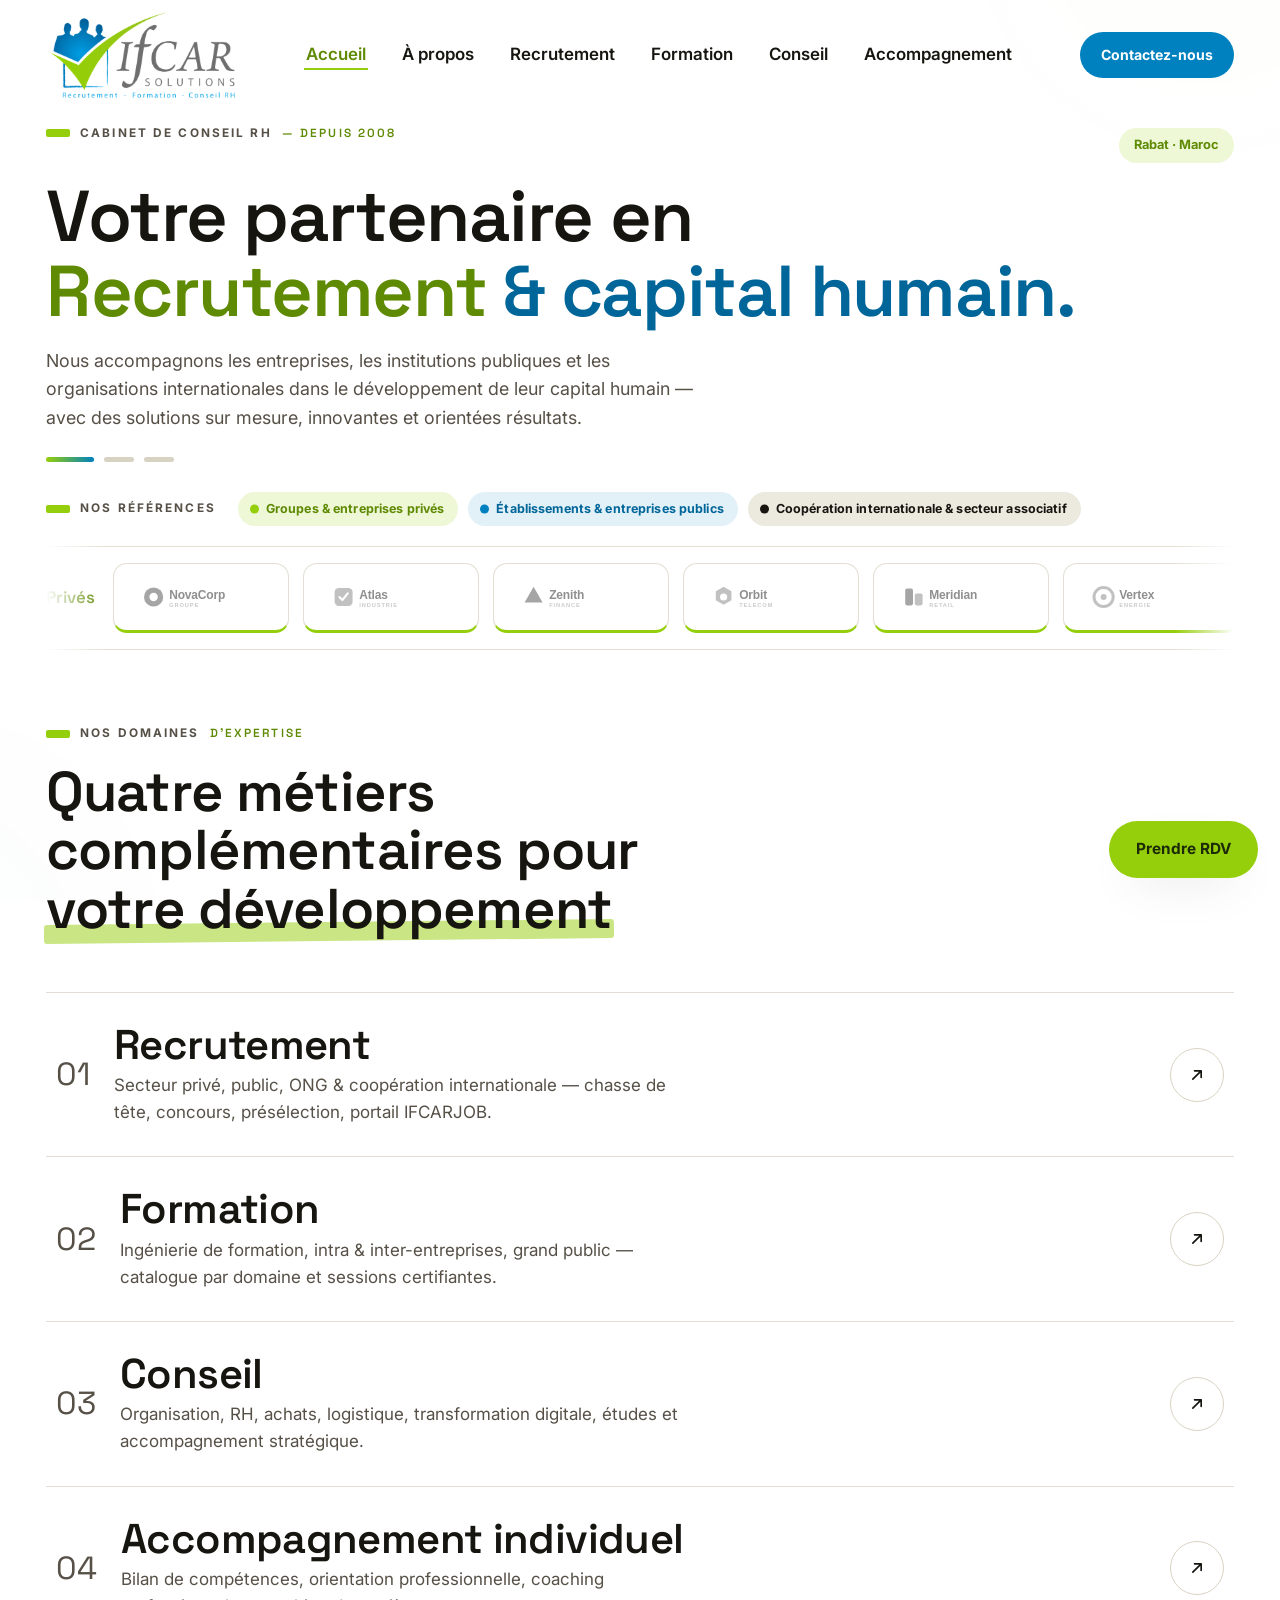
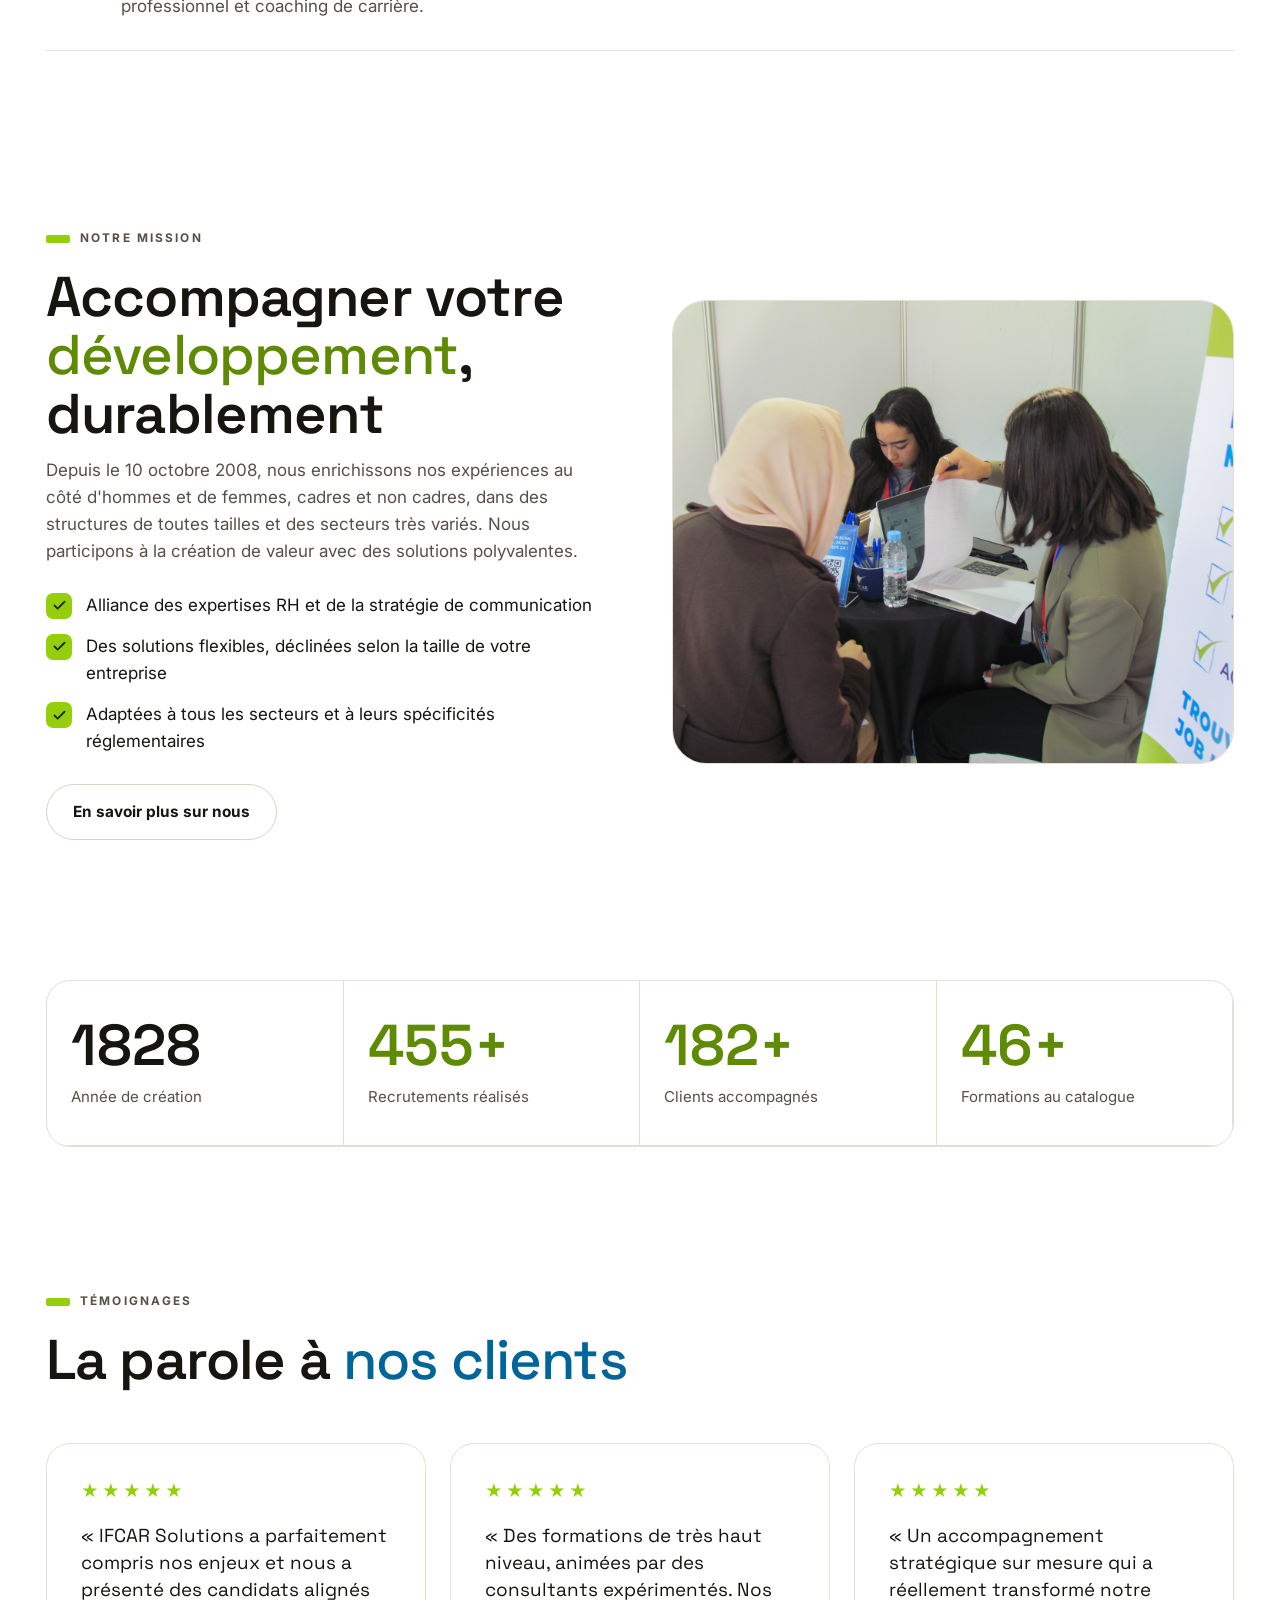
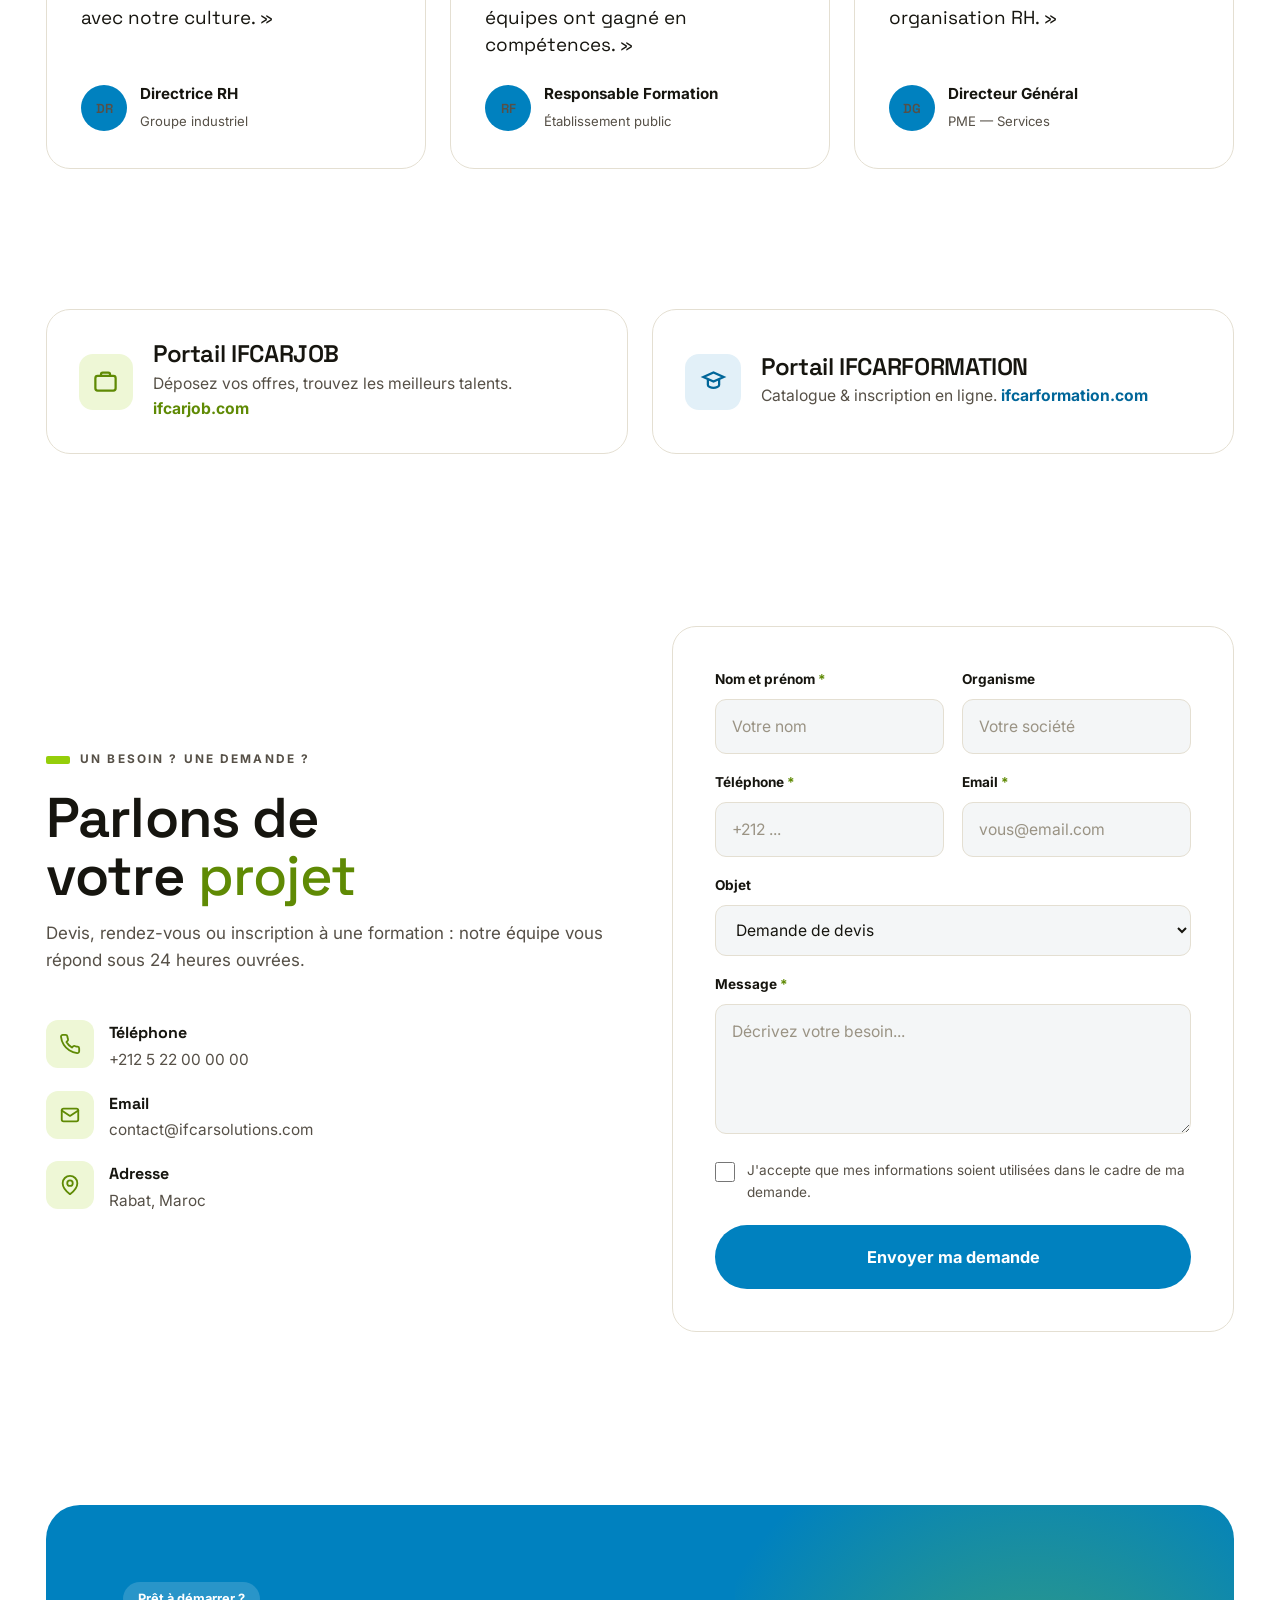
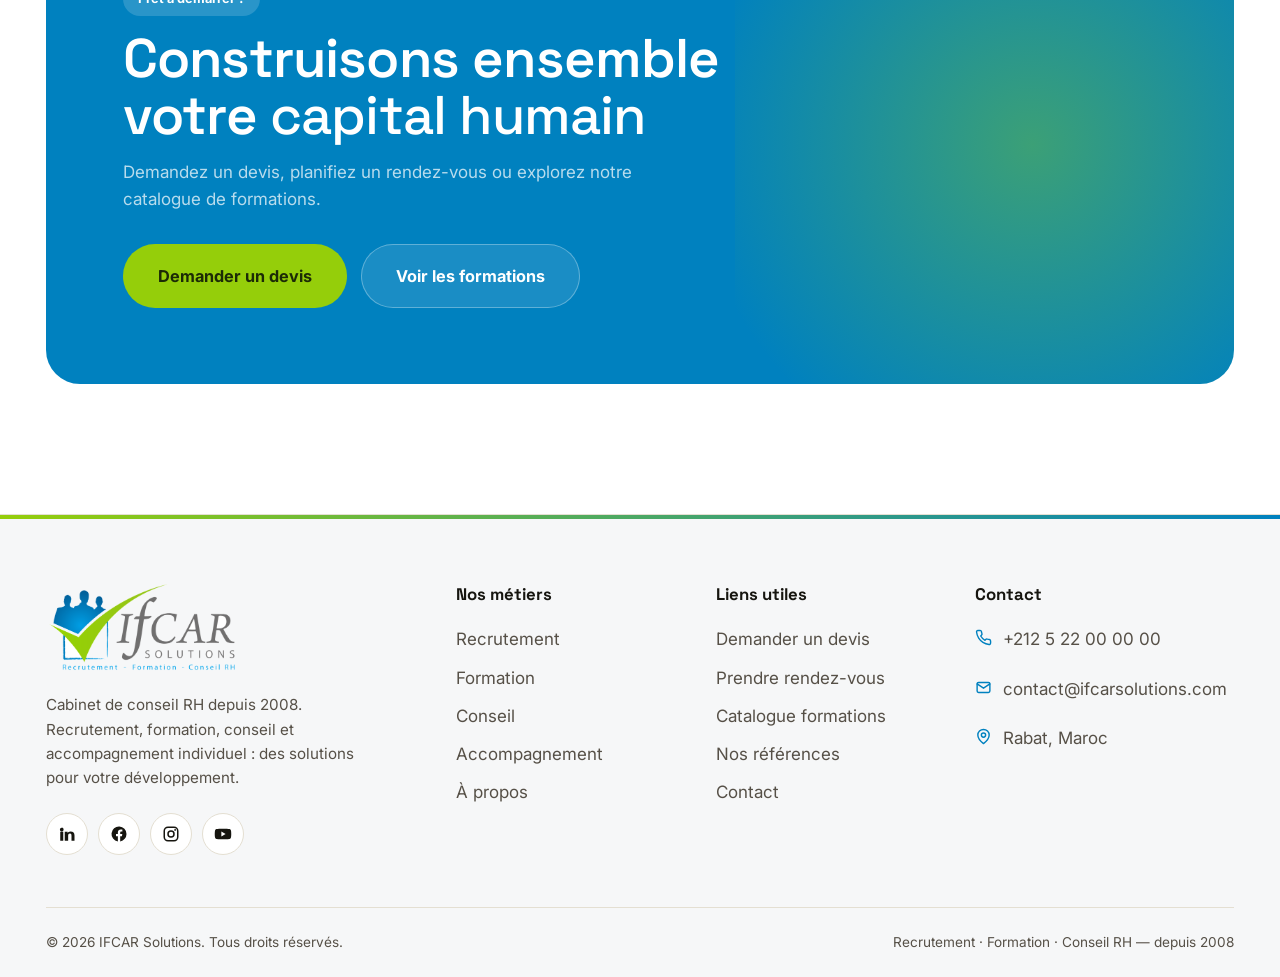
<file: index.html>
<!DOCTYPE html>
<html lang="fr">
<head>
<meta charset="UTF-8" />
<meta name="viewport" content="width=device-width, initial-scale=1.0" />
<title>IFCAR Solutions — Recrutement, Formation, Conseil & Accompagnement RH</title>
<meta name="description" content="IFCAR Solutions, cabinet de conseil RH depuis 2008. Recrutement, formation, conseil et accompagnement individuel : des solutions sur mesure pour développer votre capital humain." />
<meta name="theme-color" content="#fbfbf8" />
<link rel="canonical" href="https://www.ifcarsolutions.com/" />
<meta property="og:title" content="IFCAR Solutions — Votre partenaire capital humain" />
<meta property="og:description" content="Cabinet de conseil RH depuis 2008." />
<meta property="og:image" content="assets/img/stand-ifcar.jpg" />
<link rel="icon" type="image/png" sizes="32x32" href="assets/img/favicon-32.png" />
<link rel="apple-touch-icon" href="assets/img/favicon.png" />
<link rel="manifest" href="site.webmanifest" />
<link rel="preconnect" href="https://fonts.googleapis.com" />
<link rel="preconnect" href="https://fonts.gstatic.com" crossorigin />
<link href="https://fonts.googleapis.com/css2?family=Space+Grotesk:wght@500;600;700&family=Inter:wght@400;500;600;700&display=swap" rel="stylesheet" />
<link rel="stylesheet" href="assets/css/style.css" />
<script type="application/ld+json">
{"@context":"https://schema.org","@type":"ProfessionalService","name":"IFCAR Solutions","url":"https://www.ifcarsolutions.com","foundingDate":"2008-10-10","areaServed":"MA","sameAs":["https://www.ifcarjob.com","https://www.ifcarformation.com"],"knowsAbout":["Recrutement","Formation","Conseil RH","Accompagnement","Ingénierie RH"]}
</script>
</head>
<body>
<a class="skip" href="#main">Aller au contenu</a>

<!-- HEADER -->
<header class="header">
  <div class="container">
    <div class="nav">
      <a target="_blank" rel="noopener" href="index.html" class="brand" aria-label="IFCAR Solutions"><img src="assets/img/logo.png" alt="IFCAR Solutions" /></a>
      <nav class="nav-desktop" aria-label="Navigation principale">
        <ul class="nav-list">
          <li><a target="_blank" rel="noopener" href="index.html" class="nav-link" data-page="index.html">Accueil</a></li>
          <li><a target="_blank" rel="noopener" href="a-propos.html" class="nav-link" data-page="a-propos.html">À propos</a></li>
          <li><a target="_blank" rel="noopener" href="recrutement.html" class="nav-link" data-page="recrutement.html">Recrutement</a></li>
          <li><a target="_blank" rel="noopener" href="formation.html" class="nav-link" data-page="formation.html">Formation</a></li>
          <li><a target="_blank" rel="noopener" href="conseil.html" class="nav-link" data-page="conseil.html">Conseil</a></li>
          <li><a target="_blank" rel="noopener" href="accompagnement.html" class="nav-link" data-page="accompagnement.html">Accompagnement</a></li>
        </ul>
      </nav>
      <div class="nav-actions">
        <a target="_blank" rel="noopener" href="contact.html" class="btn btn--primary btn--sm">Contactez-nous</a>
        <button class="burger" aria-label="Menu" aria-expanded="false" aria-controls="mobile"><span></span><span></span><span></span></button>
      </div>
    </div>
  </div>
</header>

<!-- MOBILE -->
<div class="mobile" id="mobile" aria-hidden="true">
  <div class="mobile__inner">
    <a target="_blank" rel="noopener" href="index.html" class="m-link" data-page="index.html"><i>01</i>Accueil</a>
    <a target="_blank" rel="noopener" href="a-propos.html" class="m-link" data-page="a-propos.html"><i>02</i>À propos</a>
    <a target="_blank" rel="noopener" href="recrutement.html" class="m-link" data-page="recrutement.html"><i>03</i>Recrutement</a>
    <a target="_blank" rel="noopener" href="formation.html" class="m-link" data-page="formation.html"><i>04</i>Formation</a>
    <a target="_blank" rel="noopener" href="conseil.html" class="m-link" data-page="conseil.html"><i>05</i>Conseil</a>
    <a target="_blank" rel="noopener" href="accompagnement.html" class="m-link" data-page="accompagnement.html"><i>06</i>Accompagnement</a>
    <a target="_blank" rel="noopener" href="contact.html" class="m-link" data-page="contact.html"><i>07</i>Contact</a>
    <div class="mobile__cta">
      <a target="_blank" rel="noopener" href="contact.html" class="btn btn--green btn--lg">Contactez-nous</a>
    </div>
  </div>
</div>

<main id="main">

<!-- HERO -->
<section class="hero">
  <div class="container">
    <div class="hero__top">
      <span class="eyebrow reveal">Cabinet de conseil RH <span class="ix">— depuis 2008</span></span>
      <span class="tag-i reveal" data-d="1">Rabat · Maroc</span>
    </div>
    <div class="hero__rotor reveal" data-d="1" data-interval="7000">
      <div class="hslide is-active">
        <h1>Votre partenaire en<br /><span class="u-green">Recrutement</span> <span class="u-blue">&amp; capital humain.</span></h1>
        <p>Nous accompagnons les entreprises, les institutions publiques et les organisations internationales dans le développement de leur capital humain — avec des solutions sur mesure, innovantes et orientées résultats.</p>
      </div>
      <div class="hslide">
        <h1>Former, recruter,<br /><span class="u-green">conseiller</span> <span class="u-blue">&amp; accompagner.</span></h1>
        <p>Quatre métiers complémentaires au service du développement de vos compétences, de vos équipes et de votre organisation.</p>
      </div>
      <div class="hslide">
        <h1>Des solutions RH<br /><span class="u-green">sur mesure</span> <span class="u-blue">depuis 2008.</span></h1>
        <p>Du secteur privé aux institutions publiques et à la coopération internationale — partout au Maroc, avec exigence et proximité.</p>
      </div>
    </div>
    <div class="hero__dots reveal" data-d="2">
      <button type="button" class="is-active" aria-label="Message 1"></button>
      <button type="button" aria-label="Message 2"></button>
      <button type="button" aria-label="Message 3"></button>
    </div>

    <!-- NOS RÉFÉRENCES — une seule ligne, 3 secteurs séparés par la couleur -->
    <div class="refstrip reveal" id="references" data-d="3">
      <div class="refstrip__head">
        <span class="eyebrow" style="margin-bottom:0">Nos références</span>
        <div class="rf-legend">
          <span class="rf-tag g">Groupes &amp; entreprises privés</span>
          <span class="rf-tag b">Établissements &amp; entreprises publics</span>
          <span class="rf-tag k">Coopération internationale &amp; secteur associatif</span>
        </div>
      </div>
      <div class="refstrip__line">
        <div class="refstrip__track">
          <div class="refstrip__seq">
            <span class="rf-name g">Privés</span>
            <span class="rf-chip g"><img src="assets/img/clients/prive-1.svg" alt="Entreprise privée" loading="lazy"/></span><span class="rf-chip g"><img src="assets/img/clients/prive-2.svg" alt="Entreprise privée" loading="lazy"/></span><span class="rf-chip g"><img src="assets/img/clients/prive-3.svg" alt="Entreprise privée" loading="lazy"/></span><span class="rf-chip g"><img src="assets/img/clients/prive-4.svg" alt="Entreprise privée" loading="lazy"/></span><span class="rf-chip g"><img src="assets/img/clients/prive-5.svg" alt="Entreprise privée" loading="lazy"/></span><span class="rf-chip g"><img src="assets/img/clients/prive-6.svg" alt="Entreprise privée" loading="lazy"/></span><span class="rf-chip g"><img src="assets/img/clients/prive-7.svg" alt="Entreprise privée" loading="lazy"/></span><span class="rf-chip g"><img src="assets/img/clients/prive-8.svg" alt="Entreprise privée" loading="lazy"/></span>
            <span class="rf-div" aria-hidden="true"><span></span></span>
            <span class="rf-name b">Publics</span>
            <span class="rf-chip b"><img src="assets/img/clients/public-1.svg" alt="Établissement public" loading="lazy"/></span><span class="rf-chip b"><img src="assets/img/clients/public-2.svg" alt="Établissement public" loading="lazy"/></span><span class="rf-chip b"><img src="assets/img/clients/public-3.svg" alt="Établissement public" loading="lazy"/></span><span class="rf-chip b"><img src="assets/img/clients/public-4.svg" alt="Établissement public" loading="lazy"/></span><span class="rf-chip b"><img src="assets/img/clients/public-5.svg" alt="Établissement public" loading="lazy"/></span><span class="rf-chip b"><img src="assets/img/clients/public-6.svg" alt="Établissement public" loading="lazy"/></span>
            <span class="rf-div" aria-hidden="true"><span></span></span>
            <span class="rf-name k">Coop. int. &amp; associatif</span>
            <span class="rf-chip k"><img src="assets/img/clients/intl-1.svg" alt="Coopération internationale" loading="lazy"/></span><span class="rf-chip k"><img src="assets/img/clients/intl-2.svg" alt="Coopération internationale" loading="lazy"/></span><span class="rf-chip k"><img src="assets/img/clients/intl-3.svg" alt="Coopération internationale" loading="lazy"/></span><span class="rf-chip k"><img src="assets/img/clients/intl-4.svg" alt="Coopération internationale" loading="lazy"/></span><span class="rf-chip k"><img src="assets/img/clients/intl-5.svg" alt="Coopération internationale" loading="lazy"/></span><span class="rf-chip k"><img src="assets/img/clients/intl-6.svg" alt="Coopération internationale" loading="lazy"/></span>
            <span class="rf-div" aria-hidden="true"><span></span></span>
          </div>
          <div class="refstrip__seq" aria-hidden="true">
            <span class="rf-name g">Privés</span>
            <span class="rf-chip g"><img src="assets/img/clients/prive-1.svg" alt=""/></span><span class="rf-chip g"><img src="assets/img/clients/prive-2.svg" alt=""/></span><span class="rf-chip g"><img src="assets/img/clients/prive-3.svg" alt=""/></span><span class="rf-chip g"><img src="assets/img/clients/prive-4.svg" alt=""/></span><span class="rf-chip g"><img src="assets/img/clients/prive-5.svg" alt=""/></span><span class="rf-chip g"><img src="assets/img/clients/prive-6.svg" alt=""/></span><span class="rf-chip g"><img src="assets/img/clients/prive-7.svg" alt=""/></span><span class="rf-chip g"><img src="assets/img/clients/prive-8.svg" alt=""/></span>
            <span class="rf-div" aria-hidden="true"><span></span></span>
            <span class="rf-name b">Publics</span>
            <span class="rf-chip b"><img src="assets/img/clients/public-1.svg" alt=""/></span><span class="rf-chip b"><img src="assets/img/clients/public-2.svg" alt=""/></span><span class="rf-chip b"><img src="assets/img/clients/public-3.svg" alt=""/></span><span class="rf-chip b"><img src="assets/img/clients/public-4.svg" alt=""/></span><span class="rf-chip b"><img src="assets/img/clients/public-5.svg" alt=""/></span><span class="rf-chip b"><img src="assets/img/clients/public-6.svg" alt=""/></span>
            <span class="rf-div" aria-hidden="true"><span></span></span>
            <span class="rf-name k">Coop. int. &amp; associatif</span>
            <span class="rf-chip k"><img src="assets/img/clients/intl-1.svg" alt=""/></span><span class="rf-chip k"><img src="assets/img/clients/intl-2.svg" alt=""/></span><span class="rf-chip k"><img src="assets/img/clients/intl-3.svg" alt=""/></span><span class="rf-chip k"><img src="assets/img/clients/intl-4.svg" alt=""/></span><span class="rf-chip k"><img src="assets/img/clients/intl-5.svg" alt=""/></span><span class="rf-chip k"><img src="assets/img/clients/intl-6.svg" alt=""/></span>
            <span class="rf-div" aria-hidden="true"><span></span></span>
          </div>
        </div>
      </div>
    </div>
  </div>
</section>

<!-- MÉTIERS (numbered list) -->
<section class="section" id="metiers">
  <div class="container">
    <div class="sec-head reveal">
      <span class="eyebrow">Nos domaines <span class="ix">d'expertise</span></span>
      <h2 class="balance">Quatre métiers complémentaires pour <span class="mark">votre développement</span></h2>
    </div>
    <div class="numlist reveal">
      <a target="_blank" rel="noopener" href="recrutement.html" class="numrow">
        <span class="nn">01</span>
        <span class="nt"><h3>Recrutement</h3><p>Secteur privé, public, ONG &amp; coopération internationale — chasse de tête, concours, présélection, portail IFCARJOB.</p></span>
        <span class="ng"><svg viewBox="0 0 24 24" fill="none" stroke="currentColor" stroke-width="2"><path d="M7 17 17 7M9 7h8v8" stroke-linecap="round" stroke-linejoin="round"/></svg></span>
      </a>
      <a target="_blank" rel="noopener" href="formation.html" class="numrow">
        <span class="nn">02</span>
        <span class="nt"><h3>Formation</h3><p>Ingénierie de formation, intra &amp; inter-entreprises, grand public — catalogue par domaine et sessions certifiantes.</p></span>
        <span class="ng"><svg viewBox="0 0 24 24" fill="none" stroke="currentColor" stroke-width="2"><path d="M7 17 17 7M9 7h8v8" stroke-linecap="round" stroke-linejoin="round"/></svg></span>
      </a>
      <a target="_blank" rel="noopener" href="conseil.html" class="numrow">
        <span class="nn">03</span>
        <span class="nt"><h3>Conseil</h3><p>Organisation, RH, achats, logistique, transformation digitale, études et accompagnement stratégique.</p></span>
        <span class="ng"><svg viewBox="0 0 24 24" fill="none" stroke="currentColor" stroke-width="2"><path d="M7 17 17 7M9 7h8v8" stroke-linecap="round" stroke-linejoin="round"/></svg></span>
      </a>
      <a target="_blank" rel="noopener" href="accompagnement.html" class="numrow">
        <span class="nn">04</span>
        <span class="nt"><h3>Accompagnement individuel</h3><p>Bilan de compétences, orientation professionnelle, coaching professionnel et coaching de carrière.</p></span>
        <span class="ng"><svg viewBox="0 0 24 24" fill="none" stroke="currentColor" stroke-width="2"><path d="M7 17 17 7M9 7h8v8" stroke-linecap="round" stroke-linejoin="round"/></svg></span>
      </a>
    </div>
  </div>
</section>

<!-- MISSION SPLIT -->
<section class="section section--tight">
  <div class="container">
    <div class="split rev">
      <div class="split__media reveal"><img src="assets/img/recrutement-conseil.jpg" alt="Consultantes IFCAR en entretien" /></div>
      <div class="reveal" data-d="1">
        <span class="eyebrow">Notre mission</span>
        <h2 class="balance">Accompagner votre <span class="it u-green">développement</span>, durablement</h2>
        <p class="muted mt-s">Depuis le 10 octobre 2008, nous enrichissons nos expériences au côté d'hommes et de femmes, cadres et non cadres, dans des structures de toutes tailles et des secteurs très variés. Nous participons à la création de valeur avec des solutions polyvalentes.</p>
        <ul class="checks">
          <li><span class="tk"><svg viewBox="0 0 24 24" fill="none" stroke="currentColor" stroke-width="3"><path d="M20 6 9 17l-5-5" stroke-linecap="round" stroke-linejoin="round"/></svg></span><span>Alliance des expertises RH et de la stratégie de communication</span></li>
          <li><span class="tk"><svg viewBox="0 0 24 24" fill="none" stroke="currentColor" stroke-width="3"><path d="M20 6 9 17l-5-5" stroke-linecap="round" stroke-linejoin="round"/></svg></span><span>Des solutions flexibles, déclinées selon la taille de votre entreprise</span></li>
          <li><span class="tk"><svg viewBox="0 0 24 24" fill="none" stroke="currentColor" stroke-width="3"><path d="M20 6 9 17l-5-5" stroke-linecap="round" stroke-linejoin="round"/></svg></span><span>Adaptées à tous les secteurs et à leurs spécificités réglementaires</span></li>
        </ul>
        <a target="_blank" rel="noopener" href="a-propos.html" class="btn btn--line mt">En savoir plus sur nous</a>
      </div>
    </div>
  </div>
</section>

<!-- STATS -->
<section class="section--tight">
  <div class="container">
    <div class="stats reveal">
      <div class="stat"><div class="n"><span data-count="2008">2008</span></div><div class="l">Année de création</div></div>
      <div class="stat"><div class="n"><em><span data-count="500" data-suffix="+">0</span></em></div><div class="l">Recrutements réalisés</div></div>
      <div class="stat"><div class="n"><em><span data-count="200" data-suffix="+">0</span></em></div><div class="l">Clients accompagnés</div></div>
      <div class="stat"><div class="n"><em><span data-count="50" data-suffix="+">0</span></em></div><div class="l">Formations au catalogue</div></div>
    </div>
  </div>
</section>

<!-- TESTIMONIALS -->
<section class="section section--tight">
  <div class="container">
    <div class="sec-head reveal"><span class="eyebrow">Témoignages</span><h2>La parole à <span class="it u-blue">nos clients</span></h2></div>
    <div class="grid g-3">
      <figure class="quote reveal"><div class="stars">★★★★★</div><p>« IFCAR Solutions a parfaitement compris nos enjeux et nous a présenté des candidats alignés avec notre culture. »</p><figcaption class="who"><span class="av">DR</span><div><strong>Directrice RH</strong><span>Groupe industriel</span></div></figcaption></figure>
      <figure class="quote reveal" data-d="1"><div class="stars">★★★★★</div><p>« Des formations de très haut niveau, animées par des consultants expérimentés. Nos équipes ont gagné en compétences. »</p><figcaption class="who"><span class="av">RF</span><div><strong>Responsable Formation</strong><span>Établissement public</span></div></figcaption></figure>
      <figure class="quote reveal" data-d="2"><div class="stars">★★★★★</div><p>« Un accompagnement stratégique sur mesure qui a réellement transformé notre organisation RH. »</p><figcaption class="who"><span class="av">DG</span><div><strong>Directeur Général</strong><span>PME — Services</span></div></figcaption></figure>
    </div>
  </div>
</section>

<!-- PORTALS -->
<section class="section--tight">
  <div class="container">
    <div class="grid g-2">
      <a href="https://www.ifcarjob.com" target="_blank" rel="noopener" class="ecard reveal" style="display:flex;align-items:center;gap:20px;flex-direction:row">
        <div class="ic" style="margin:0"><svg viewBox="0 0 24 24" fill="none" stroke="currentColor" stroke-width="2"><rect x="3" y="7" width="18" height="13" rx="2"/><path d="M8 7V5.5A1.5 1.5 0 0 1 9.5 4h5A1.5 1.5 0 0 1 16 5.5V7" stroke-linecap="round"/></svg></div>
        <div><h3 style="margin-bottom:4px">Portail IFCARJOB</h3><p>Déposez vos offres, trouvez les meilleurs talents. <strong class="u-green">ifcarjob.com</strong></p></div>
      </a>
      <a href="https://www.ifcarformation.com" target="_blank" rel="noopener" class="ecard blue reveal" data-d="1" style="display:flex;align-items:center;gap:20px;flex-direction:row">
        <div class="ic" style="margin:0"><svg viewBox="0 0 24 24" fill="none" stroke="currentColor" stroke-width="2"><path d="M3 8l9-4 9 4-9 4-9-4z"/><path d="M7 10.5V15c0 1.5 2.7 2.6 5 2.6s5-1.1 5-2.6v-4.5" stroke-linecap="round" stroke-linejoin="round"/></svg></div>
        <div><h3 style="margin-bottom:4px">Portail IFCARFORMATION</h3><p>Catalogue &amp; inscription en ligne. <strong class="u-blue">ifcarformation.com</strong></p></div>
      </a>
    </div>
  </div>
</section>

<!-- CONTACT -->
<section class="section" id="contact">
  <div class="container">
    <div class="split">
      <div class="reveal sticky-col">
        <span class="eyebrow">Un besoin ? une demande ?</span>
        <h2 class="balance">Parlons de votre <span class="it u-green">projet</span></h2>
        <p class="muted mt-s">Devis, rendez-vous ou inscription à une formation : notre équipe vous répond sous 24 heures ouvrées.</p>
        <div class="info mt-l">
          <div class="info-item"><div class="ic"><svg viewBox="0 0 24 24" fill="none" stroke="currentColor" stroke-width="2"><path d="M22 16.9v3a2 2 0 0 1-2.2 2 19.8 19.8 0 0 1-8.6-3 19.5 19.5 0 0 1-6-6 19.8 19.8 0 0 1-3-8.6A2 2 0 0 1 4.1 2h3a2 2 0 0 1 2 1.7c.1 1 .4 1.9.7 2.8a2 2 0 0 1-.5 2.1L8.1 9.9a16 16 0 0 0 6 6l1.3-1.3a2 2 0 0 1 2.1-.4c.9.3 1.8.6 2.8.7a2 2 0 0 1 1.7 2z" stroke-linecap="round" stroke-linejoin="round"/></svg></div><div><strong>Téléphone</strong><a href="tel:+212522000000">+212 5 22 00 00 00</a></div></div>
          <div class="info-item"><div class="ic"><svg viewBox="0 0 24 24" fill="none" stroke="currentColor" stroke-width="2"><rect x="3" y="5" width="18" height="14" rx="2"/><path d="m3 7 9 6 9-6" stroke-linecap="round" stroke-linejoin="round"/></svg></div><div><strong>Email</strong><a href="mailto:contact@ifcarsolutions.com">contact@ifcarsolutions.com</a></div></div>
          <div class="info-item"><div class="ic"><svg viewBox="0 0 24 24" fill="none" stroke="currentColor" stroke-width="2"><path d="M20 10c0 6-8 12-8 12s-8-6-8-12a8 8 0 0 1 16 0z" stroke-linecap="round" stroke-linejoin="round"/><circle cx="12" cy="10" r="3"/></svg></div><div><strong>Adresse</strong><span>Rabat, Maroc</span></div></div>
        </div>
      </div>
      <div class="reveal" data-d="1">
        <form class="form" data-demo>
          <div class="form-msg" role="status"></div>
          <div class="field-row">
            <div class="field"><label>Nom et prénom <i>*</i></label><input type="text" name="nom" required placeholder="Votre nom" /></div>
            <div class="field"><label>Organisme</label><input type="text" name="org" placeholder="Votre société" /></div>
          </div>
          <div class="field-row">
            <div class="field"><label>Téléphone <i>*</i></label><input type="tel" name="tel" required placeholder="+212 ..." /></div>
            <div class="field"><label>Email <i>*</i></label><input type="email" name="email" required placeholder="vous@email.com" /></div>
          </div>
          <div class="field"><label>Objet</label><select name="objet"><option>Demande de devis</option><option>Demande de rendez-vous</option><option>Inscription à une formation</option><option>Recrutement</option><option>Conseil</option><option>Autre</option></select></div>
          <div class="field"><label>Message <i>*</i></label><textarea name="message" required placeholder="Décrivez votre besoin..."></textarea></div>
          <label class="consent"><input type="checkbox" required /><span>J'accepte que mes informations soient utilisées dans le cadre de ma demande.</span></label>
          <button type="submit" class="btn btn--primary btn--lg" style="width:100%">Envoyer ma demande</button>
        </form>
      </div>
    </div>
  </div>
</section>

<!-- CTA -->
<section class="section--tight">
  <div class="container">
    <div class="cta reveal">
      <div class="cta__in">
        <span class="tag-i" style="background:rgba(255,255,255,.16);color:#fff">Prêt à démarrer ?</span>
        <h2 class="mt-s balance">Construisons ensemble votre <span class="it" style="color:#fff">capital humain</span></h2>
        <p>Demandez un devis, planifiez un rendez-vous ou explorez notre catalogue de formations.</p>
        <div class="btn-row"><a target="_blank" rel="noopener" href="contact.html" class="btn btn--green btn--lg">Demander un devis</a><a target="_blank" rel="noopener" href="formation.html" class="btn btn--ghost-d btn--lg">Voir les formations</a></div>
      </div>
    </div>
  </div>
</section>

</main>

<!-- FOOTER -->
<footer class="footer">
  <div class="container">
    <div class="footer__grid">
      <div class="footer__brand">
        <img src="assets/img/logo.png" alt="IFCAR Solutions" />
        <p>Cabinet de conseil RH depuis 2008. Recrutement, formation, conseil et accompagnement individuel : des solutions pour votre développement.</p>
        <div class="socials">
          <a href="#" aria-label="LinkedIn"><svg viewBox="0 0 24 24" fill="currentColor"><path d="M4.98 3.5A2.5 2.5 0 1 1 5 8.5a2.5 2.5 0 0 1-.02-5zM3 9h4v12H3zM9 9h3.8v1.7h.05c.53-1 1.83-2.05 3.77-2.05C20.5 8.65 22 10.8 22 14v7h-4v-6.2c0-1.5-.03-3.4-2.07-3.4-2.07 0-2.39 1.62-2.39 3.3V21H9z"/></svg></a>
          <a href="#" aria-label="Facebook"><svg viewBox="0 0 24 24" fill="currentColor"><path d="M22 12a10 10 0 1 0-11.5 9.9v-7H8v-2.9h2.5V9.8c0-2.5 1.5-3.9 3.8-3.9 1.1 0 2.2.2 2.2.2v2.5h-1.3c-1.2 0-1.6.8-1.6 1.6v1.8h2.8l-.45 2.9h-2.35v7A10 10 0 0 0 22 12z"/></svg></a>
          <a href="#" aria-label="Instagram"><svg viewBox="0 0 24 24" fill="none" stroke="currentColor" stroke-width="2"><rect x="3" y="3" width="18" height="18" rx="5"/><circle cx="12" cy="12" r="4"/><circle cx="17.5" cy="6.5" r="1.2" fill="currentColor" stroke="none"/></svg></a>
          <a href="#" aria-label="YouTube"><svg viewBox="0 0 24 24" fill="currentColor"><path d="M23 12s0-3.3-.4-4.8a2.5 2.5 0 0 0-1.8-1.8C19.3 5 12 5 12 5s-7.3 0-8.8.4a2.5 2.5 0 0 0-1.8 1.8C1 8.7 1 12 1 12s0 3.3.4 4.8a2.5 2.5 0 0 0 1.8 1.8C4.7 19 12 19 12 19s7.3 0 8.8-.4a2.5 2.5 0 0 0 1.8-1.8C23 15.3 23 12 23 12zM9.8 15.3V8.7l5.7 3.3z"/></svg></a>
        </div>
      </div>
      <div><h5>Nos métiers</h5><ul><li><a target="_blank" rel="noopener" href="recrutement.html">Recrutement</a></li><li><a target="_blank" rel="noopener" href="formation.html">Formation</a></li><li><a target="_blank" rel="noopener" href="conseil.html">Conseil</a></li><li><a target="_blank" rel="noopener" href="accompagnement.html">Accompagnement</a></li><li><a target="_blank" rel="noopener" href="a-propos.html">À propos</a></li></ul></div>
      <div><h5>Liens utiles</h5><ul><li><a target="_blank" rel="noopener" href="contact.html">Demander un devis</a></li><li><a target="_blank" rel="noopener" href="contact.html">Prendre rendez-vous</a></li><li><a target="_blank" rel="noopener" href="formation.html">Catalogue formations</a></li><li><a target="_blank" rel="noopener" href="index.html#references">Nos références</a></li><li><a target="_blank" rel="noopener" href="contact.html">Contact</a></li></ul></div>
      <div><h5>Contact</h5>
        <ul class="foot-contact">
          <li><svg viewBox="0 0 24 24" fill="none" stroke="currentColor" stroke-width="2"><path d="M22 16.9v3a2 2 0 0 1-2.2 2 19.8 19.8 0 0 1-8.6-3 19.5 19.5 0 0 1-6-6 19.8 19.8 0 0 1-3-8.6A2 2 0 0 1 4.1 2h3a2 2 0 0 1 2 1.7c.1 1 .4 1.9.7 2.8a2 2 0 0 1-.5 2.1L8.1 9.9a16 16 0 0 0 6 6l1.3-1.3a2 2 0 0 1 2.1-.4c.9.3 1.8.6 2.8.7a2 2 0 0 1 1.7 2z" stroke-linecap="round" stroke-linejoin="round"/></svg><a href="tel:+212522000000">+212 5 22 00 00 00</a></li>
          <li><svg viewBox="0 0 24 24" fill="none" stroke="currentColor" stroke-width="2"><rect x="3" y="5" width="18" height="14" rx="2"/><path d="m3 7 9 6 9-6" stroke-linecap="round" stroke-linejoin="round"/></svg><a href="mailto:contact@ifcarsolutions.com">contact@ifcarsolutions.com</a></li>
          <li><svg viewBox="0 0 24 24" fill="none" stroke="currentColor" stroke-width="2"><path d="M20 10c0 6-8 12-8 12s-8-6-8-12a8 8 0 0 1 16 0z" stroke-linecap="round" stroke-linejoin="round"/><circle cx="12" cy="10" r="3"/></svg><span>Rabat, Maroc</span></li>
        </ul>
      </div>
    </div>
    <div class="footer__bottom">
      <span>© <span id="year">2026</span> IFCAR Solutions. Tous droits réservés.</span>
      <span>Recrutement · Formation · Conseil RH — depuis 2008</span>
    </div>
  </div>
</footer>

<a target="_blank" rel="noopener" href="contact.html" class="btn btn--green float-cta">Prendre RDV</a>
<script src="assets/js/main.js"></script>
</body>
</html>
</file>
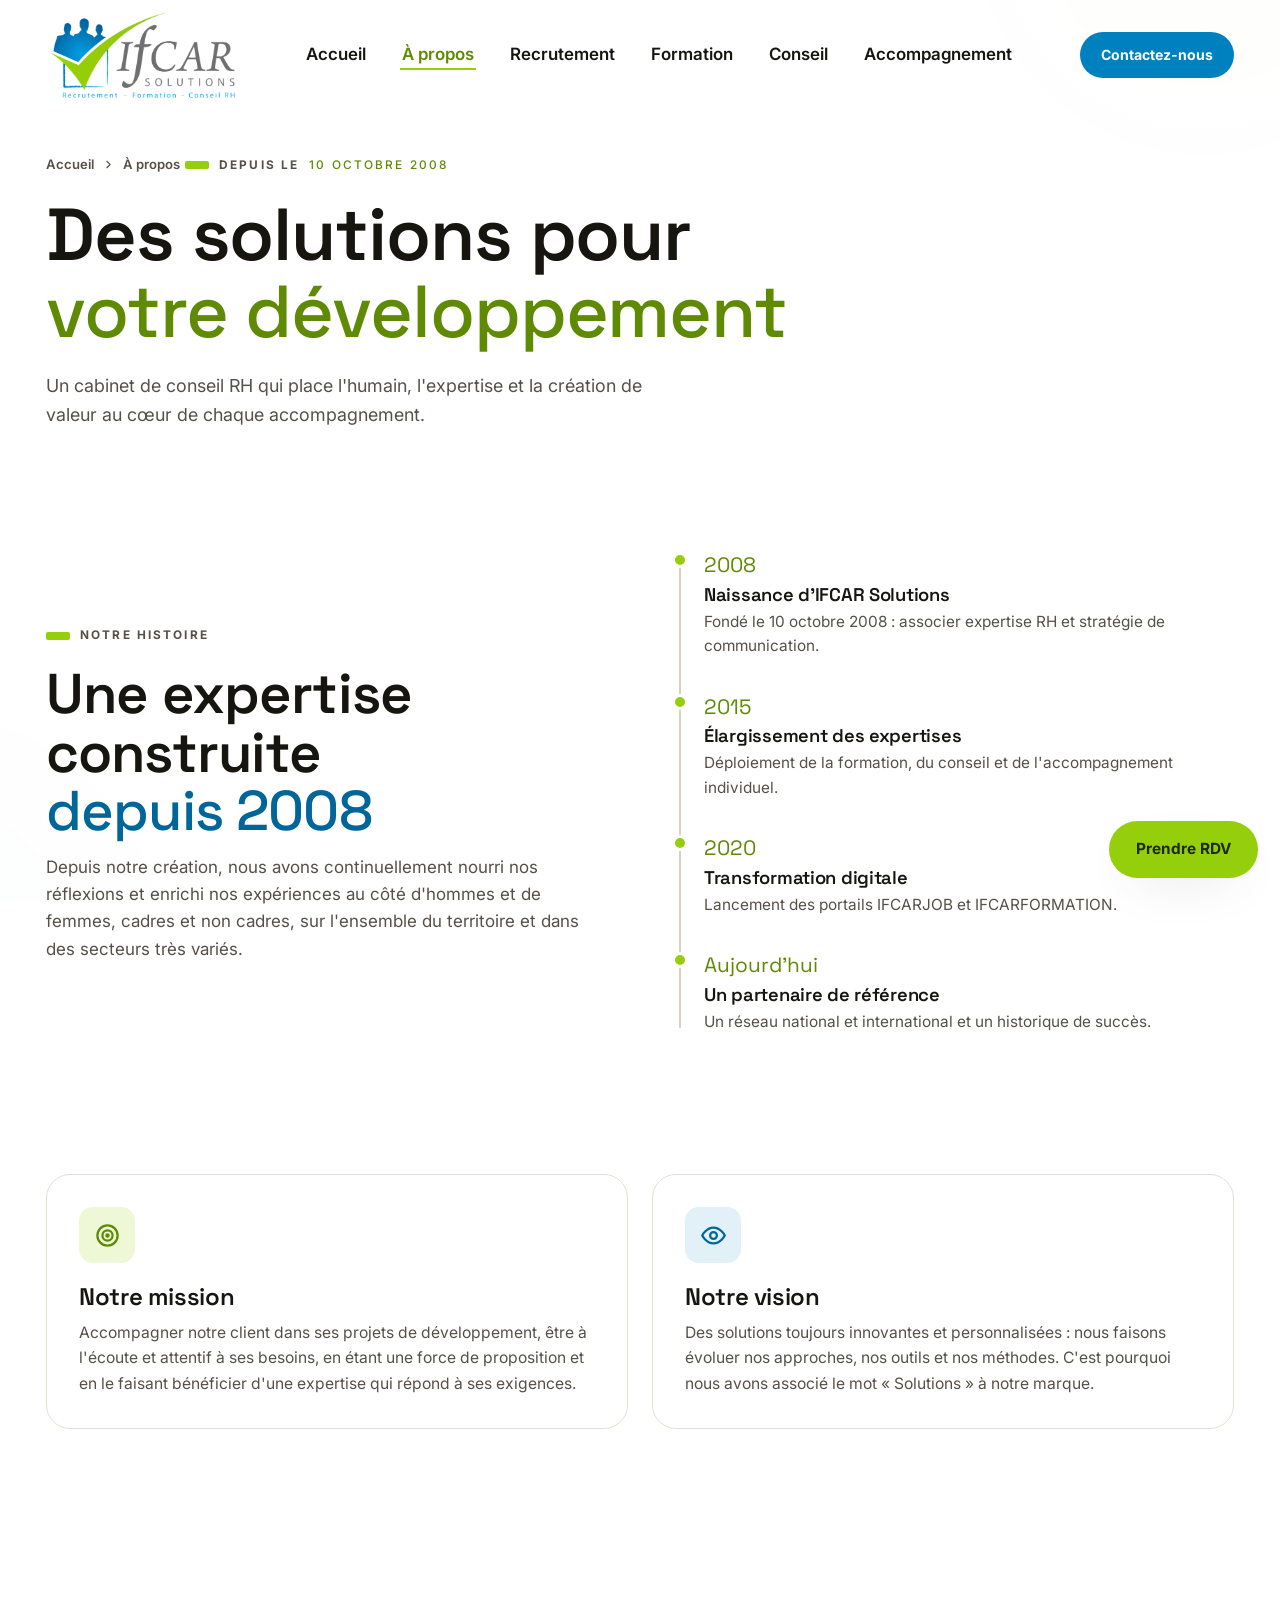
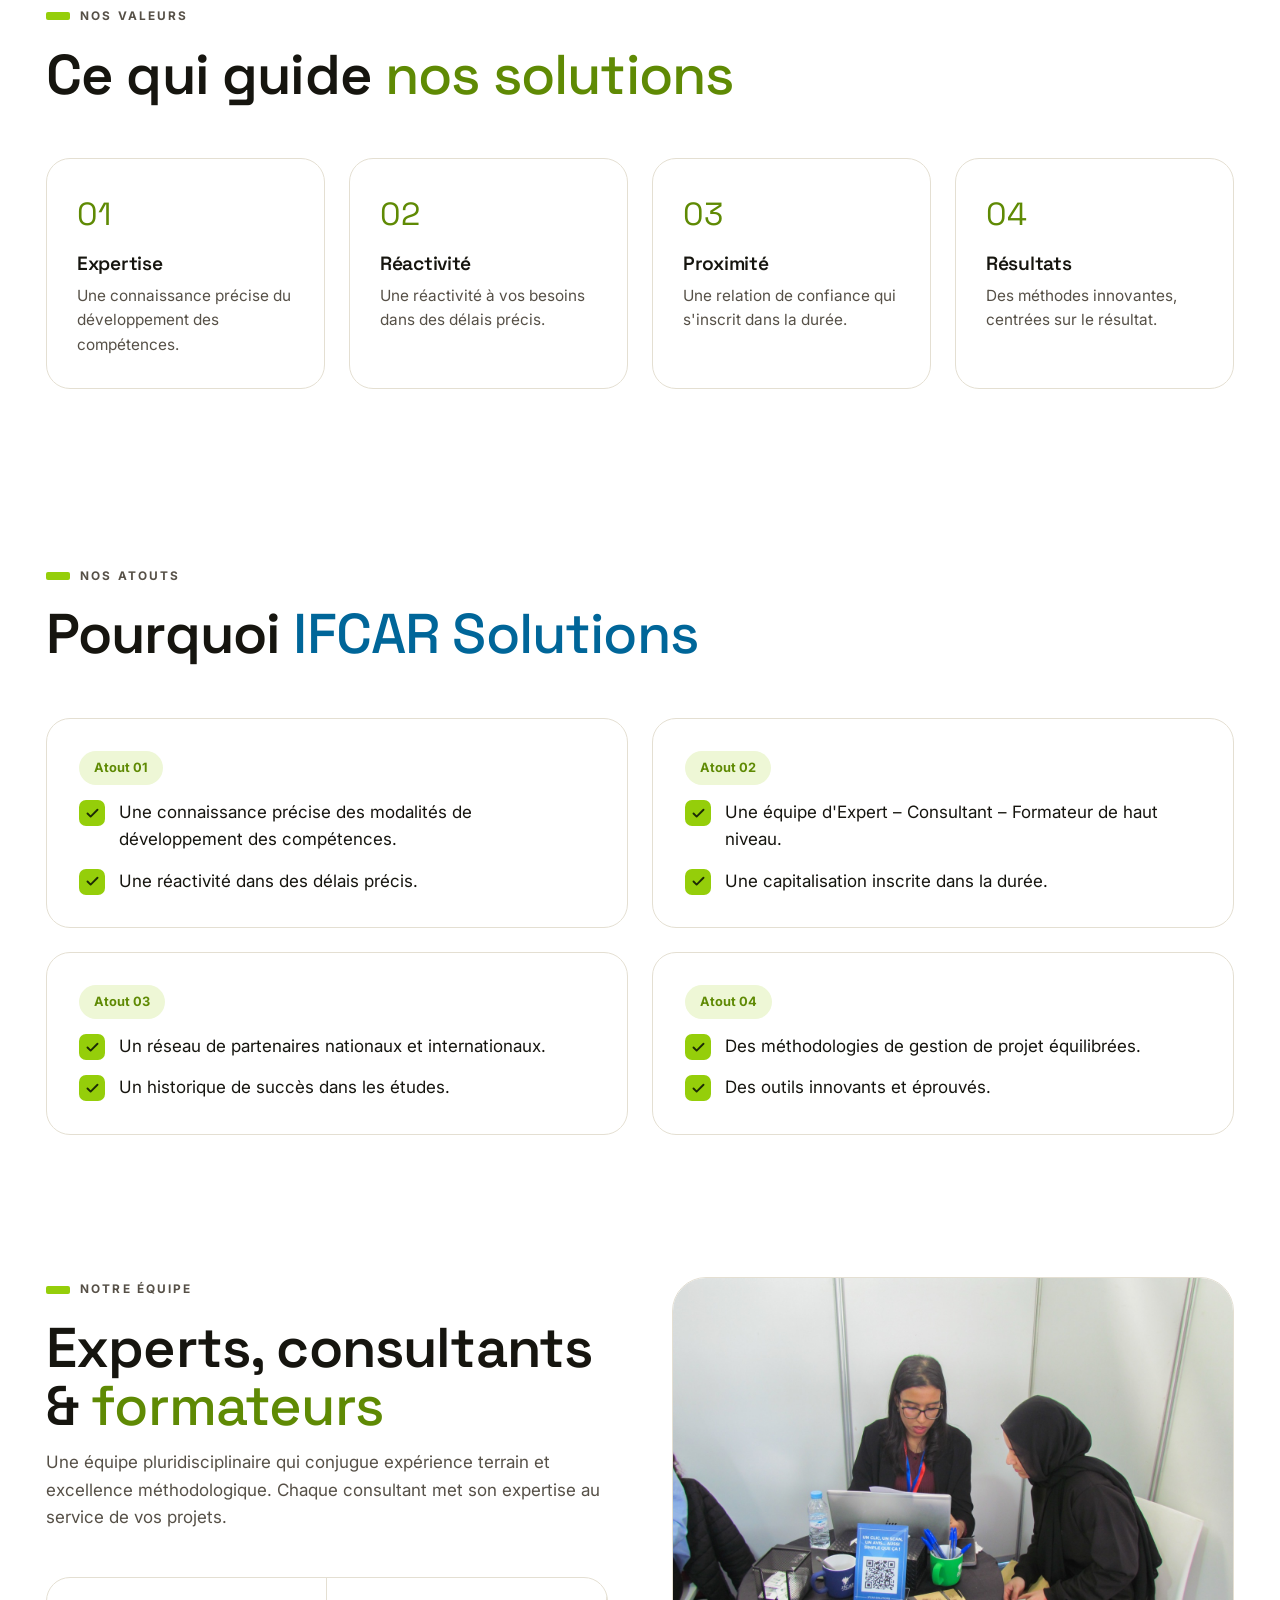
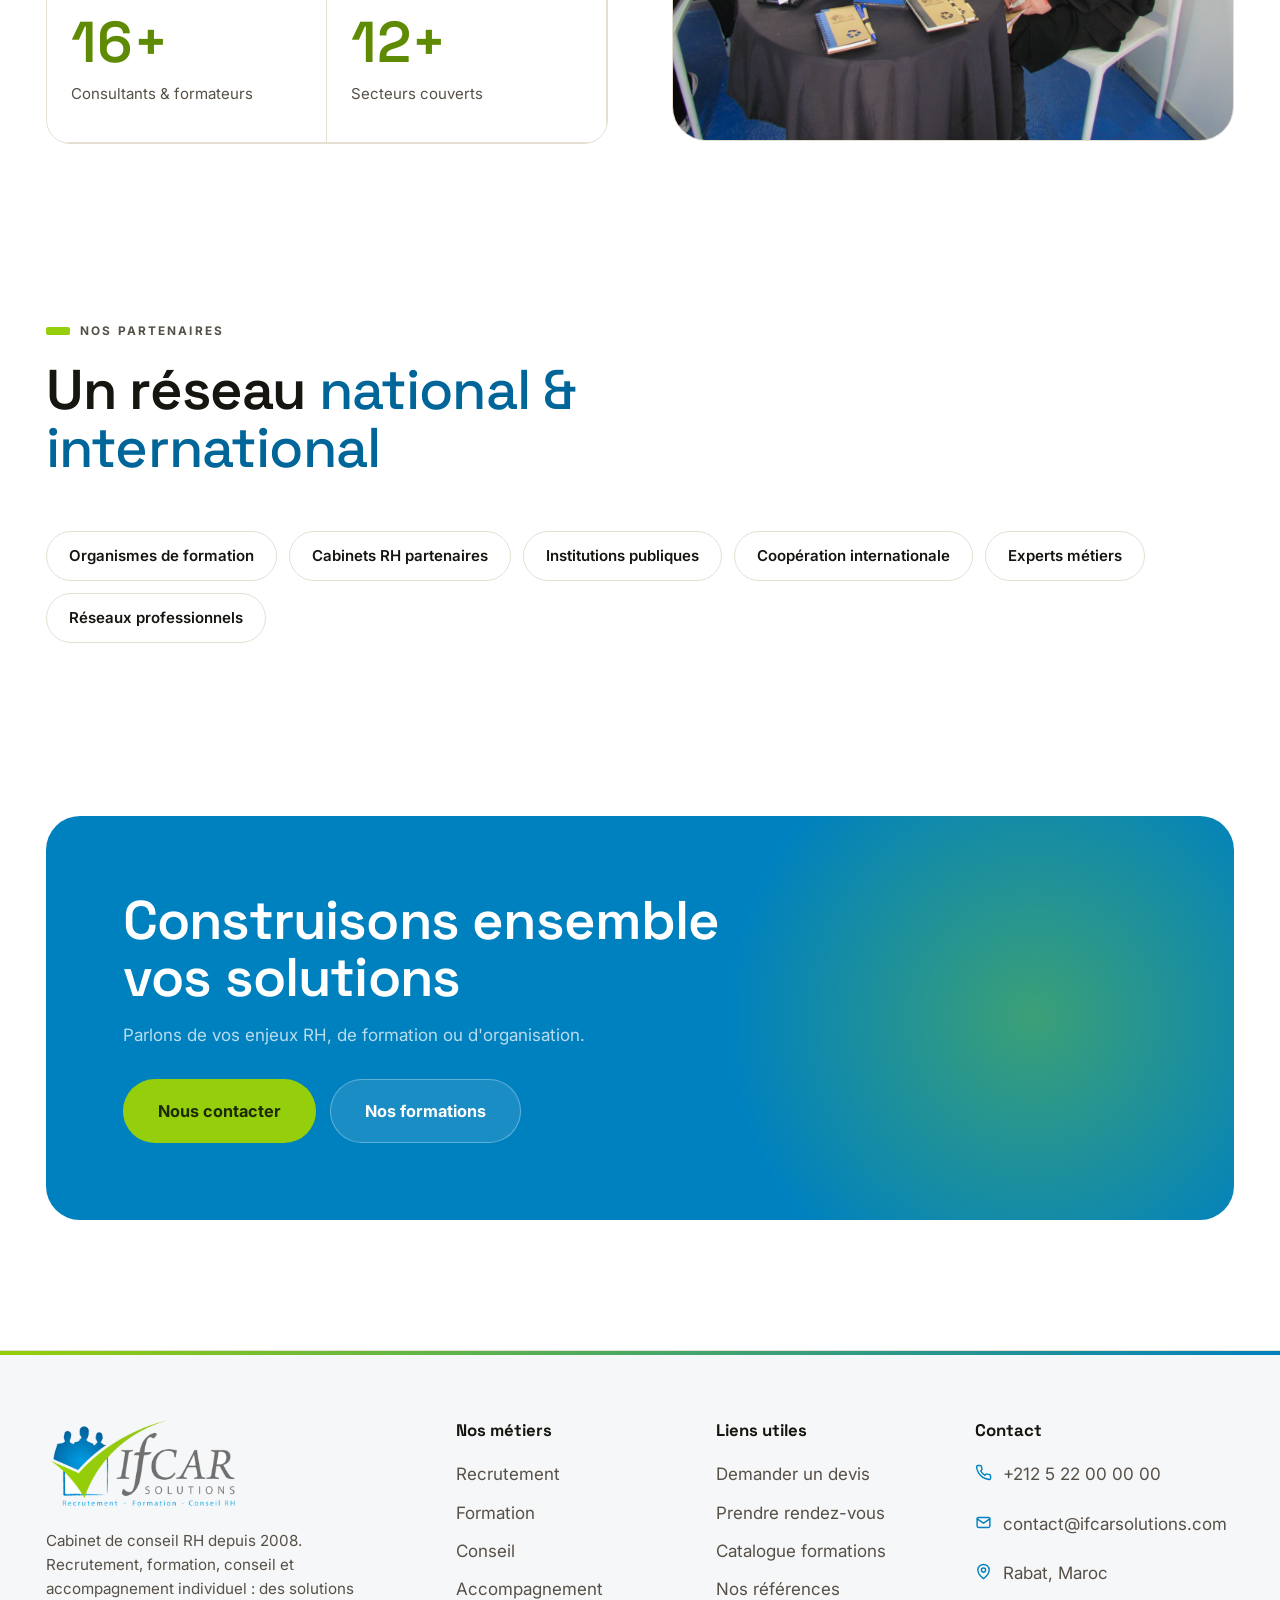
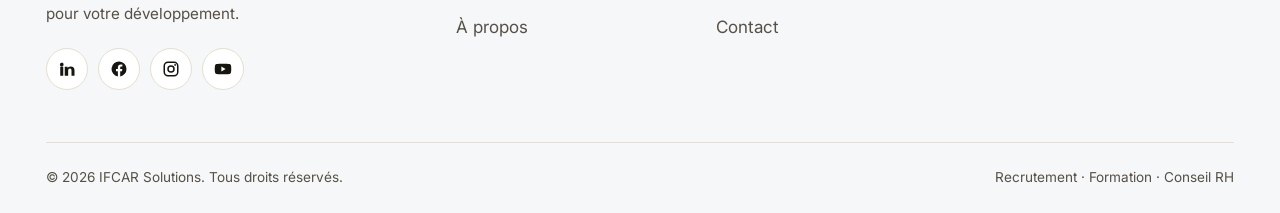
<file: a-propos.html>
<!DOCTYPE html>
<html lang="fr">
<head>
<meta charset="UTF-8" />
<meta name="viewport" content="width=device-width, initial-scale=1.0" />
<title>À propos — IFCAR Solutions | Cabinet de conseil RH depuis 2008</title>
<meta name="description" content="Depuis 2008, IFCAR Solutions accompagne le développement des organisations. Histoire, mission, vision, valeurs, équipe et atouts." />
<meta name="theme-color" content="#fbfbf8" />
<link rel="canonical" href="https://www.ifcarsolutions.com/a-propos.html" />
<meta property="og:title" content="À propos — IFCAR Solutions | Cabinet de conseil RH depuis 2008" />
<link rel="icon" type="image/png" sizes="32x32" href="assets/img/favicon-32.png" />
<link rel="apple-touch-icon" href="assets/img/favicon.png" />
<link rel="manifest" href="site.webmanifest" />
<link rel="preconnect" href="https://fonts.googleapis.com" />
<link rel="preconnect" href="https://fonts.gstatic.com" crossorigin />
<link href="https://fonts.googleapis.com/css2?family=Space+Grotesk:wght@500;600;700&family=Inter:wght@400;500;600;700&display=swap" rel="stylesheet" />
<link rel="stylesheet" href="assets/css/style.css" />
</head>
<body>
<a class="skip" href="#main">Aller au contenu</a>
<header class="header">
  <div class="container"><div class="nav">
    <a target="_blank" rel="noopener" href="index.html" class="brand" aria-label="IFCAR Solutions"><img src="assets/img/logo.png" alt="IFCAR Solutions" /></a>
    <nav class="nav-desktop" aria-label="Navigation principale"><ul class="nav-list">
      <li><a target="_blank" rel="noopener" href="index.html" class="nav-link" data-page="index.html">Accueil</a></li>
      <li><a target="_blank" rel="noopener" href="a-propos.html" class="nav-link" data-page="a-propos.html">À propos</a></li>
      <li><a target="_blank" rel="noopener" href="recrutement.html" class="nav-link" data-page="recrutement.html">Recrutement</a></li>
      <li><a target="_blank" rel="noopener" href="formation.html" class="nav-link" data-page="formation.html">Formation</a></li>
      <li><a target="_blank" rel="noopener" href="conseil.html" class="nav-link" data-page="conseil.html">Conseil</a></li>
      <li><a target="_blank" rel="noopener" href="accompagnement.html" class="nav-link" data-page="accompagnement.html">Accompagnement</a></li>
    </ul></nav>
    <div class="nav-actions">
      <a target="_blank" rel="noopener" href="contact.html" class="btn btn--primary btn--sm">Contactez-nous</a>
      <button class="burger" aria-label="Menu" aria-expanded="false" aria-controls="mobile"><span></span><span></span><span></span></button>
    </div>
  </div></div>
</header>
<div class="mobile" id="mobile" aria-hidden="true"><div class="mobile__inner">
  <a target="_blank" rel="noopener" href="index.html" class="m-link" data-page="index.html"><i>01</i>Accueil</a>
  <a target="_blank" rel="noopener" href="a-propos.html" class="m-link" data-page="a-propos.html"><i>02</i>À propos</a>
  <a target="_blank" rel="noopener" href="recrutement.html" class="m-link" data-page="recrutement.html"><i>03</i>Recrutement</a>
  <a target="_blank" rel="noopener" href="formation.html" class="m-link" data-page="formation.html"><i>04</i>Formation</a>
  <a target="_blank" rel="noopener" href="conseil.html" class="m-link" data-page="conseil.html"><i>05</i>Conseil</a>
  <a target="_blank" rel="noopener" href="accompagnement.html" class="m-link" data-page="accompagnement.html"><i>06</i>Accompagnement</a>
  <a target="_blank" rel="noopener" href="contact.html" class="m-link" data-page="contact.html"><i>07</i>Contact</a>
  <div class="mobile__cta"><a target="_blank" rel="noopener" href="contact.html" class="btn btn--green btn--lg">Demander un devis</a><a target="_blank" rel="noopener" href="formation.html" class="btn btn--ghost-d btn--lg">Nos formations</a></div>
</div></div>
<main id="main">
<section class="page-hero"><div class="container">
  <nav class="crumb reveal"><a target="_blank" rel="noopener" href="index.html">Accueil</a><svg viewBox="0 0 24 24" fill="none" stroke="currentColor" stroke-width="2"><path d="m9 6 6 6-6 6" stroke-linecap="round" stroke-linejoin="round"/></svg><span>À propos</span></nav>
  <span class="eyebrow reveal" data-d="1">Depuis le <span class='it u-green'>10 octobre 2008</span></span>
  <h1 class="reveal balance" data-d="1">Des solutions pour <span class='it u-green'>votre développement</span></h1>
  <p class="reveal" data-d="2">Un cabinet de conseil RH qui place l'humain, l'expertise et la création de valeur au cœur de chaque accompagnement.</p>
</div></section>
<section class="section section--tight"><div class="container"><div class="split">
   <div class="reveal sticky-col"><span class="eyebrow">Notre histoire</span><h2 class="balance">Une expertise construite <span class="it u-blue">depuis 2008</span></h2>
     <p class="muted mt-s">Depuis notre création, nous avons continuellement nourri nos réflexions et enrichi nos expériences au côté d'hommes et de femmes, cadres et non cadres, sur l'ensemble du territoire et dans des secteurs très variés.</p></div>
   <div class="reveal" data-d="1"><div class="timeline">
     <div class="tl"><div class="yr">2008</div><h4>Naissance d'IFCAR Solutions</h4><p>Fondé le 10 octobre 2008 : associer expertise RH et stratégie de communication.</p></div>
     <div class="tl"><div class="yr">2015</div><h4>Élargissement des expertises</h4><p>Déploiement de la formation, du conseil et de l'accompagnement individuel.</p></div>
     <div class="tl"><div class="yr">2020</div><h4>Transformation digitale</h4><p>Lancement des portails IFCARJOB et IFCARFORMATION.</p></div>
     <div class="tl"><div class="yr">Aujourd'hui</div><h4>Un partenaire de référence</h4><p>Un réseau national et international et un historique de succès.</p></div>
   </div></div></div></div></section>
   <section class="section section--tight"><div class="container"><div class="grid g-2">
     <div class="ecard reveal"><div class="ic"><svg viewBox="0 0 24 24" fill="none" stroke="currentColor" stroke-width="2"><circle cx="12" cy="12" r="9"/><circle cx="12" cy="12" r="4.5"/><circle cx="12" cy="12" r="1" fill="currentColor"/></svg></div><h3>Notre mission</h3><p>Accompagner notre client dans ses projets de développement, être à l'écoute et attentif à ses besoins, en étant une force de proposition et en le faisant bénéficier d'une expertise qui répond à ses exigences.</p></div>
     <div class="ecard blue reveal" data-d="1"><div class="ic"><svg viewBox="0 0 24 24" fill="none" stroke="currentColor" stroke-width="2"><path d="M2 12s3.5-7 10-7 10 7 10 7-3.5 7-10 7-10-7-10-7z" stroke-linecap="round" stroke-linejoin="round"/><circle cx="12" cy="12" r="3"/></svg></div><h3>Notre vision</h3><p>Des solutions toujours innovantes et personnalisées : nous faisons évoluer nos approches, nos outils et nos méthodes. C'est pourquoi nous avons associé le mot « Solutions » à notre marque.</p></div>
   </div></div></section>
   <section class="section"><div class="container"><div class="sec-head reveal"><span class="eyebrow">Nos valeurs</span><h2>Ce qui guide <span class="it u-green">nos solutions</span></h2></div>
     <div class="grid g-4"><div class="val reveal"><div class="vn">01</div><h3>Expertise</h3><p>Une connaissance précise du développement des compétences.</p></div><div class="val reveal" data-d="1"><div class="vn">02</div><h3>Réactivité</h3><p>Une réactivité à vos besoins dans des délais précis.</p></div><div class="val reveal" data-d="2"><div class="vn">03</div><h3>Proximité</h3><p>Une relation de confiance qui s'inscrit dans la durée.</p></div><div class="val reveal" data-d="3"><div class="vn">04</div><h3>Résultats</h3><p>Des méthodes innovantes, centrées sur le résultat.</p></div></div></div></section>
   <section class="section section--tight"><div class="container"><div class="sec-head reveal"><span class="eyebrow">Nos atouts</span><h2>Pourquoi <span class="it u-blue">IFCAR Solutions</span></h2></div>
     <div class="grid g-2">
       <div class="ecard reveal"><span class="tag-i">Atout 01</span><ul class="checks mt-s"><li><span class="tk"><svg viewBox="0 0 24 24" fill="none" stroke="currentColor" stroke-width="3"><path d="M20 6 9 17l-5-5" stroke-linecap="round" stroke-linejoin="round"/></svg></span><span>Une connaissance précise des modalités de développement des compétences.</span></li><li><span class="tk"><svg viewBox="0 0 24 24" fill="none" stroke="currentColor" stroke-width="3"><path d="M20 6 9 17l-5-5" stroke-linecap="round" stroke-linejoin="round"/></svg></span><span>Une réactivité dans des délais précis.</span></li></ul></div>
       <div class="ecard reveal" data-d="1"><span class="tag-i">Atout 02</span><ul class="checks mt-s"><li><span class="tk"><svg viewBox="0 0 24 24" fill="none" stroke="currentColor" stroke-width="3"><path d="M20 6 9 17l-5-5" stroke-linecap="round" stroke-linejoin="round"/></svg></span><span>Une équipe d'Expert – Consultant – Formateur de haut niveau.</span></li><li><span class="tk"><svg viewBox="0 0 24 24" fill="none" stroke="currentColor" stroke-width="3"><path d="M20 6 9 17l-5-5" stroke-linecap="round" stroke-linejoin="round"/></svg></span><span>Une capitalisation inscrite dans la durée.</span></li></ul></div>
       <div class="ecard reveal"><span class="tag-i">Atout 03</span><ul class="checks mt-s"><li><span class="tk"><svg viewBox="0 0 24 24" fill="none" stroke="currentColor" stroke-width="3"><path d="M20 6 9 17l-5-5" stroke-linecap="round" stroke-linejoin="round"/></svg></span><span>Un réseau de partenaires nationaux et internationaux.</span></li><li><span class="tk"><svg viewBox="0 0 24 24" fill="none" stroke="currentColor" stroke-width="3"><path d="M20 6 9 17l-5-5" stroke-linecap="round" stroke-linejoin="round"/></svg></span><span>Un historique de succès dans les études.</span></li></ul></div>
       <div class="ecard reveal" data-d="1"><span class="tag-i">Atout 04</span><ul class="checks mt-s"><li><span class="tk"><svg viewBox="0 0 24 24" fill="none" stroke="currentColor" stroke-width="3"><path d="M20 6 9 17l-5-5" stroke-linecap="round" stroke-linejoin="round"/></svg></span><span>Des méthodologies de gestion de projet équilibrées.</span></li><li><span class="tk"><svg viewBox="0 0 24 24" fill="none" stroke="currentColor" stroke-width="3"><path d="M20 6 9 17l-5-5" stroke-linecap="round" stroke-linejoin="round"/></svg></span><span>Des outils innovants et éprouvés.</span></li></ul></div>
     </div></div></section>
   <section class="section section--tight"><div class="container"><div class="split rev">
     <div class="split__media reveal"><img src="assets/img/accompagnement.jpg" alt="Équipe IFCAR" /></div>
     <div class="reveal" data-d="1"><span class="eyebrow">Notre équipe</span><h2 class="balance">Experts, consultants &amp; <span class="it u-green">formateurs</span></h2><p class="muted mt-s">Une équipe pluridisciplinaire qui conjugue expérience terrain et excellence méthodologique. Chaque consultant met son expertise au service de vos projets.</p>
       <div class="stats mt-l" style="grid-template-columns:repeat(2,1fr)"><div class="stat"><div class="n"><em><span data-count="20" data-suffix="+">0</span></em></div><div class="l">Consultants &amp; formateurs</div></div><div class="stat"><div class="n"><em><span data-count="15" data-suffix="+">0</span></em></div><div class="l">Secteurs couverts</div></div></div></div></div></div></section>
   <section class="section"><div class="container"><div class="sec-head reveal"><span class="eyebrow">Nos partenaires</span><h2>Un réseau <span class="it u-blue">national &amp; international</span></h2></div>
     <div class="pills reveal"><span class="pill-tag">Organismes de formation</span><span class="pill-tag">Cabinets RH partenaires</span><span class="pill-tag">Institutions publiques</span><span class="pill-tag">Coopération internationale</span><span class="pill-tag">Experts métiers</span><span class="pill-tag">Réseaux professionnels</span></div></div></section>
   <section class="section--tight"><div class="container"><div class="cta reveal"><div class="cta__in">
  <h2 class="balance">Construisons ensemble vos solutions</h2><p>Parlons de vos enjeux RH, de formation ou d'organisation.</p>
  <div class="btn-row"><a target="_blank" rel="noopener" href="contact.html" class="btn btn--green btn--lg">Nous contacter</a><a target="_blank" rel="noopener" href="formation.html" class="btn btn--ghost-d btn--lg">Nos formations</a></div>
</div></div></div></section></main>
<footer class="footer"><div class="container">
  <div class="footer__grid">
    <div class="footer__brand"><img src="assets/img/logo.png" alt="IFCAR Solutions" />
      <p>Cabinet de conseil RH depuis 2008. Recrutement, formation, conseil et accompagnement individuel : des solutions pour votre développement.</p>
      <div class="socials">
        <a href="#" aria-label="LinkedIn"><svg viewBox="0 0 24 24" fill="currentColor"><path d="M4.98 3.5A2.5 2.5 0 1 1 5 8.5a2.5 2.5 0 0 1-.02-5zM3 9h4v12H3zM9 9h3.8v1.7h.05c.53-1 1.83-2.05 3.77-2.05C20.5 8.65 22 10.8 22 14v7h-4v-6.2c0-1.5-.03-3.4-2.07-3.4-2.07 0-2.39 1.62-2.39 3.3V21H9z"/></svg></a>
        <a href="#" aria-label="Facebook"><svg viewBox="0 0 24 24" fill="currentColor"><path d="M22 12a10 10 0 1 0-11.5 9.9v-7H8v-2.9h2.5V9.8c0-2.5 1.5-3.9 3.8-3.9 1.1 0 2.2.2 2.2.2v2.5h-1.3c-1.2 0-1.6.8-1.6 1.6v1.8h2.8l-.45 2.9h-2.35v7A10 10 0 0 0 22 12z"/></svg></a>
        <a href="#" aria-label="Instagram"><svg viewBox="0 0 24 24" fill="none" stroke="currentColor" stroke-width="2"><rect x="3" y="3" width="18" height="18" rx="5"/><circle cx="12" cy="12" r="4"/><circle cx="17.5" cy="6.5" r="1.2" fill="currentColor" stroke="none"/></svg></a>
        <a href="#" aria-label="YouTube"><svg viewBox="0 0 24 24" fill="currentColor"><path d="M23 12s0-3.3-.4-4.8a2.5 2.5 0 0 0-1.8-1.8C19.3 5 12 5 12 5s-7.3 0-8.8.4a2.5 2.5 0 0 0-1.8 1.8C1 8.7 1 12 1 12s0 3.3.4 4.8a2.5 2.5 0 0 0 1.8 1.8C4.7 19 12 19 12 19s7.3 0 8.8-.4a2.5 2.5 0 0 0 1.8-1.8C23 15.3 23 12 23 12zM9.8 15.3V8.7l5.7 3.3z"/></svg></a>
      </div></div>
    <div><h5>Nos métiers</h5><ul><li><a target="_blank" rel="noopener" href="recrutement.html">Recrutement</a></li><li><a target="_blank" rel="noopener" href="formation.html">Formation</a></li><li><a target="_blank" rel="noopener" href="conseil.html">Conseil</a></li><li><a target="_blank" rel="noopener" href="accompagnement.html">Accompagnement</a></li><li><a target="_blank" rel="noopener" href="a-propos.html">À propos</a></li></ul></div>
    <div><h5>Liens utiles</h5><ul><li><a target="_blank" rel="noopener" href="contact.html">Demander un devis</a></li><li><a target="_blank" rel="noopener" href="contact.html">Prendre rendez-vous</a></li><li><a target="_blank" rel="noopener" href="formation.html">Catalogue formations</a></li><li><a target="_blank" rel="noopener" href="index.html#references">Nos références</a></li><li><a target="_blank" rel="noopener" href="contact.html">Contact</a></li></ul></div>
    <div><h5>Contact</h5><ul class="foot-contact">
      <li><svg viewBox="0 0 24 24" fill="none" stroke="currentColor" stroke-width="2"><path d="M22 16.9v3a2 2 0 0 1-2.2 2 19.8 19.8 0 0 1-8.6-3 19.5 19.5 0 0 1-6-6 19.8 19.8 0 0 1-3-8.6A2 2 0 0 1 4.1 2h3a2 2 0 0 1 2 1.7c.1 1 .4 1.9.7 2.8a2 2 0 0 1-.5 2.1L8.1 9.9a16 16 0 0 0 6 6l1.3-1.3a2 2 0 0 1 2.1-.4c.9.3 1.8.6 2.8.7a2 2 0 0 1 1.7 2z" stroke-linecap="round" stroke-linejoin="round"/></svg><a href="tel:+212522000000">+212 5 22 00 00 00</a></li>
      <li><svg viewBox="0 0 24 24" fill="none" stroke="currentColor" stroke-width="2"><rect x="3" y="5" width="18" height="14" rx="2"/><path d="m3 7 9 6 9-6" stroke-linecap="round" stroke-linejoin="round"/></svg><a href="mailto:contact@ifcarsolutions.com">contact@ifcarsolutions.com</a></li>
      <li><svg viewBox="0 0 24 24" fill="none" stroke="currentColor" stroke-width="2"><path d="M20 10c0 6-8 12-8 12s-8-6-8-12a8 8 0 0 1 16 0z" stroke-linecap="round" stroke-linejoin="round"/><circle cx="12" cy="10" r="3"/></svg><span>Rabat, Maroc</span></li>
    </ul></div>
  </div>
  <div class="footer__bottom"><span>&copy; <span id="year">2026</span> IFCAR Solutions. Tous droits r&eacute;serv&eacute;s.</span><span>Recrutement &middot; Formation &middot; Conseil RH</span></div>
</div></footer>
<a target="_blank" rel="noopener" href="contact.html" class="btn btn--green float-cta">Prendre RDV</a>
<script src="assets/js/main.js"></script>
</body></html>
</file>
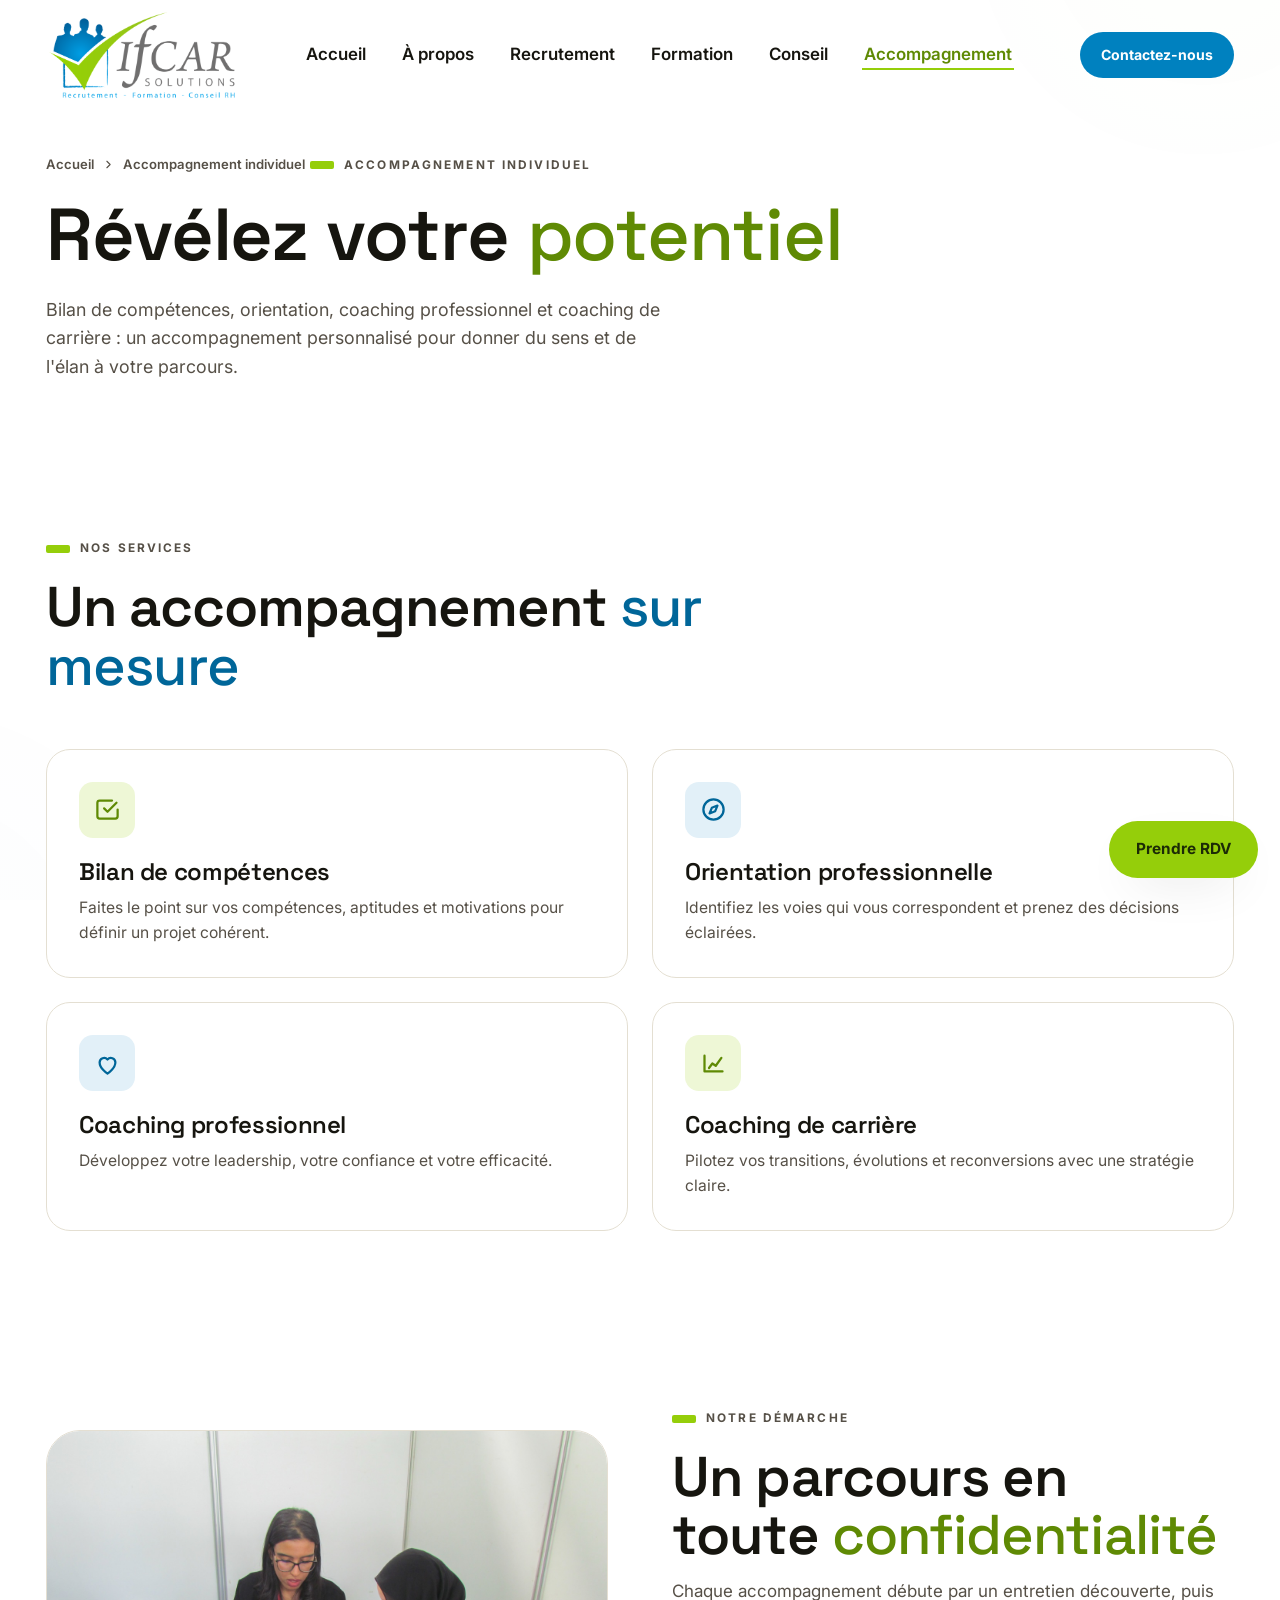
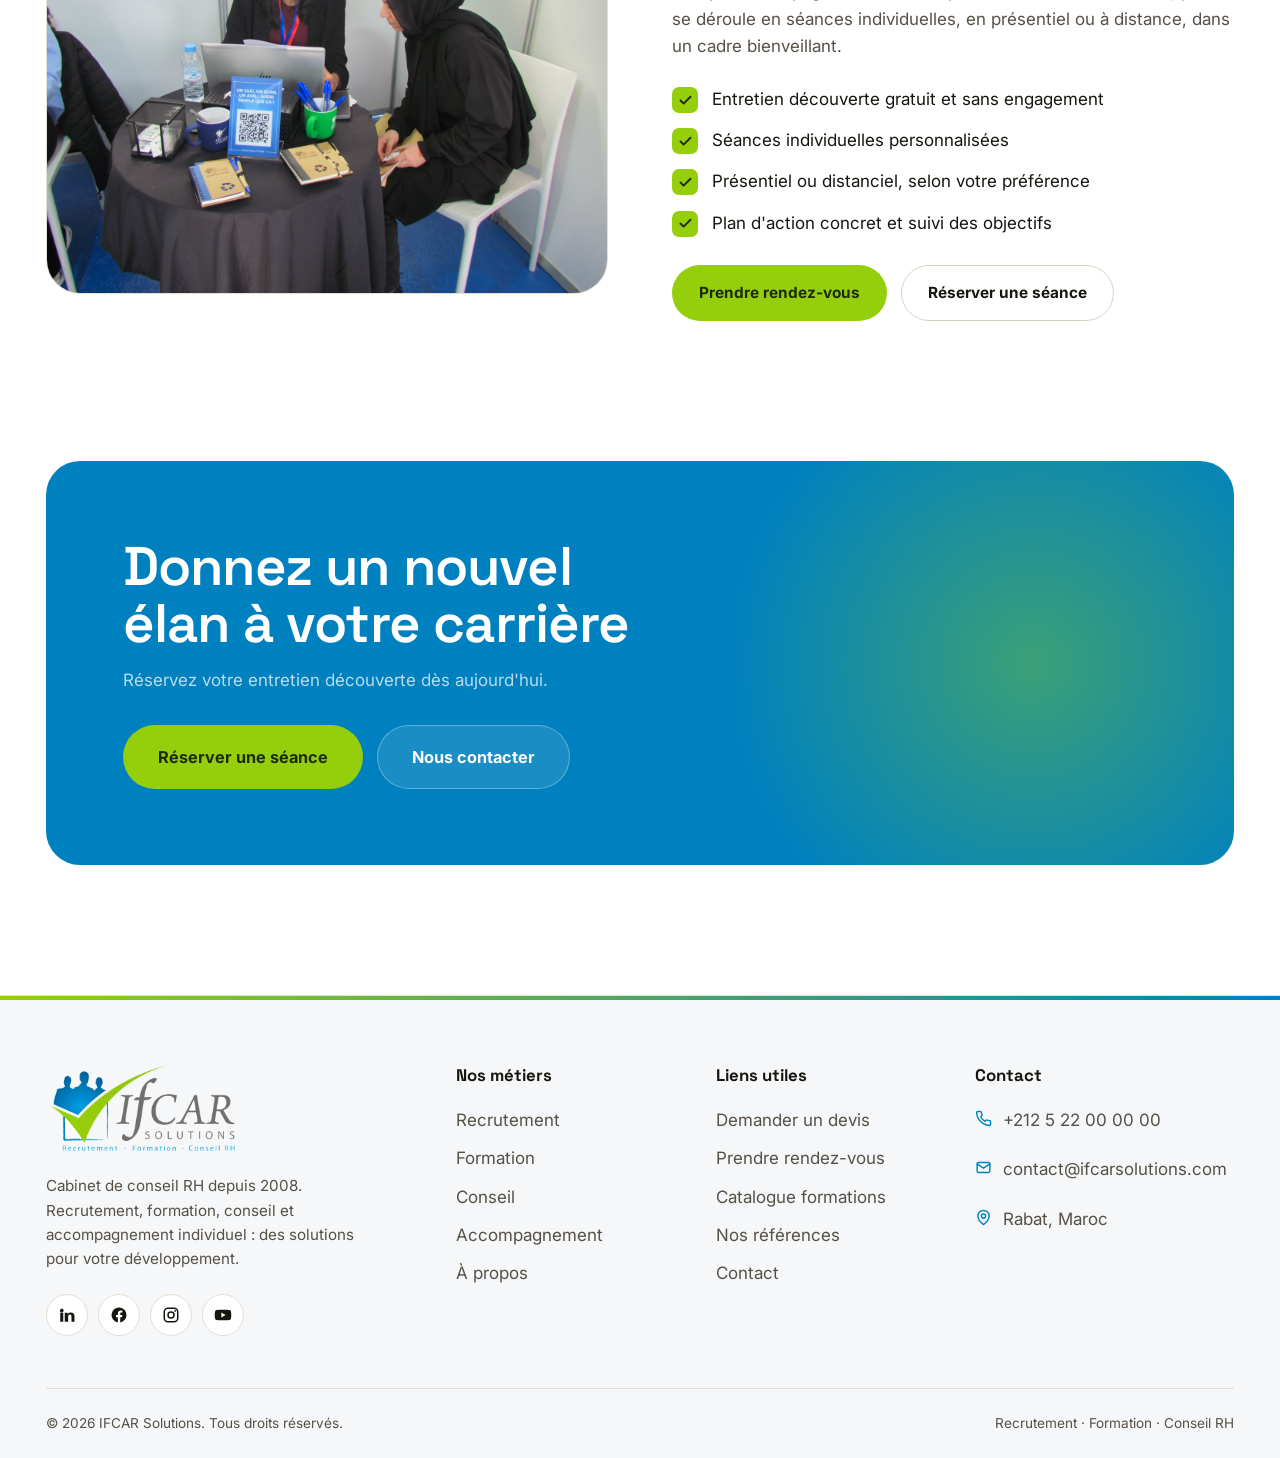
<file: accompagnement.html>
<!DOCTYPE html>
<html lang="fr">
<head>
<meta charset="UTF-8" />
<meta name="viewport" content="width=device-width, initial-scale=1.0" />
<title>Accompagnement individuel — IFCAR Solutions | Bilan, Coaching, Orientation</title>
<meta name="description" content="Accompagnement individuel IFCAR : bilan de compétences, orientation professionnelle, coaching professionnel et de carrière." />
<meta name="theme-color" content="#fbfbf8" />
<link rel="canonical" href="https://www.ifcarsolutions.com/accompagnement.html" />
<meta property="og:title" content="Accompagnement individuel — IFCAR Solutions | Bilan, Coaching, Orientation" />
<link rel="icon" type="image/png" sizes="32x32" href="assets/img/favicon-32.png" />
<link rel="apple-touch-icon" href="assets/img/favicon.png" />
<link rel="manifest" href="site.webmanifest" />
<link rel="preconnect" href="https://fonts.googleapis.com" />
<link rel="preconnect" href="https://fonts.gstatic.com" crossorigin />
<link href="https://fonts.googleapis.com/css2?family=Space+Grotesk:wght@500;600;700&family=Inter:wght@400;500;600;700&display=swap" rel="stylesheet" />
<link rel="stylesheet" href="assets/css/style.css" />
</head>
<body>
<a class="skip" href="#main">Aller au contenu</a>
<header class="header">
  <div class="container"><div class="nav">
    <a target="_blank" rel="noopener" href="index.html" class="brand" aria-label="IFCAR Solutions"><img src="assets/img/logo.png" alt="IFCAR Solutions" /></a>
    <nav class="nav-desktop" aria-label="Navigation principale"><ul class="nav-list">
      <li><a target="_blank" rel="noopener" href="index.html" class="nav-link" data-page="index.html">Accueil</a></li>
      <li><a target="_blank" rel="noopener" href="a-propos.html" class="nav-link" data-page="a-propos.html">À propos</a></li>
      <li><a target="_blank" rel="noopener" href="recrutement.html" class="nav-link" data-page="recrutement.html">Recrutement</a></li>
      <li><a target="_blank" rel="noopener" href="formation.html" class="nav-link" data-page="formation.html">Formation</a></li>
      <li><a target="_blank" rel="noopener" href="conseil.html" class="nav-link" data-page="conseil.html">Conseil</a></li>
      <li><a target="_blank" rel="noopener" href="accompagnement.html" class="nav-link" data-page="accompagnement.html">Accompagnement</a></li>
    </ul></nav>
    <div class="nav-actions">
      <a target="_blank" rel="noopener" href="contact.html" class="btn btn--primary btn--sm">Contactez-nous</a>
      <button class="burger" aria-label="Menu" aria-expanded="false" aria-controls="mobile"><span></span><span></span><span></span></button>
    </div>
  </div></div>
</header>
<div class="mobile" id="mobile" aria-hidden="true"><div class="mobile__inner">
  <a target="_blank" rel="noopener" href="index.html" class="m-link" data-page="index.html"><i>01</i>Accueil</a>
  <a target="_blank" rel="noopener" href="a-propos.html" class="m-link" data-page="a-propos.html"><i>02</i>À propos</a>
  <a target="_blank" rel="noopener" href="recrutement.html" class="m-link" data-page="recrutement.html"><i>03</i>Recrutement</a>
  <a target="_blank" rel="noopener" href="formation.html" class="m-link" data-page="formation.html"><i>04</i>Formation</a>
  <a target="_blank" rel="noopener" href="conseil.html" class="m-link" data-page="conseil.html"><i>05</i>Conseil</a>
  <a target="_blank" rel="noopener" href="accompagnement.html" class="m-link" data-page="accompagnement.html"><i>06</i>Accompagnement</a>
  <a target="_blank" rel="noopener" href="contact.html" class="m-link" data-page="contact.html"><i>07</i>Contact</a>
  <div class="mobile__cta"><a target="_blank" rel="noopener" href="contact.html" class="btn btn--green btn--lg">Demander un devis</a><a target="_blank" rel="noopener" href="formation.html" class="btn btn--ghost-d btn--lg">Nos formations</a></div>
</div></div>
<main id="main">
<section class="page-hero"><div class="container">
  <nav class="crumb reveal"><a target="_blank" rel="noopener" href="index.html">Accueil</a><svg viewBox="0 0 24 24" fill="none" stroke="currentColor" stroke-width="2"><path d="m9 6 6 6-6 6" stroke-linecap="round" stroke-linejoin="round"/></svg><span>Accompagnement individuel</span></nav>
  <span class="eyebrow reveal" data-d="1">Accompagnement individuel</span>
  <h1 class="reveal balance" data-d="1">Révélez votre <span class='it u-green'>potentiel</span></h1>
  <p class="reveal" data-d="2">Bilan de compétences, orientation, coaching professionnel et coaching de carrière : un accompagnement personnalisé pour donner du sens et de l'élan à votre parcours.</p>
</div></section>
<section class="section"><div class="container"><div class="sec-head reveal"><span class="eyebrow">Nos services</span><h2>Un accompagnement <span class="it u-blue">sur mesure</span></h2></div>
   <div class="grid g-2"><div class="ecard reveal"><div class="ic"><svg viewBox="0 0 24 24" fill="none" stroke="currentColor" stroke-width="2"><path d="M9 11l3 3 8-8M21 12v6a2 2 0 0 1-2 2H5a2 2 0 0 1-2-2V6a2 2 0 0 1 2-2h11" stroke-linecap="round" stroke-linejoin="round"/></svg></div><h3>Bilan de compétences</h3><p>Faites le point sur vos compétences, aptitudes et motivations pour définir un projet cohérent.</p></div><div class="ecard blue reveal" data-d="1"><div class="ic"><svg viewBox="0 0 24 24" fill="none" stroke="currentColor" stroke-width="2"><circle cx="12" cy="12" r="9"/><path d="m15.5 8.5-2 5-5 2 2-5 5-2z" stroke-linecap="round" stroke-linejoin="round"/></svg></div><h3>Orientation professionnelle</h3><p>Identifiez les voies qui vous correspondent et prenez des décisions éclairées.</p></div><div class="ecard blue reveal" data-d="2"><div class="ic"><svg viewBox="0 0 24 24" fill="none" stroke="currentColor" stroke-width="2"><path d="M12 21s-7-4.5-7-10a4 4 0 0 1 7-2.6A4 4 0 0 1 19 11c0 5.5-7 10-7 10z" stroke-linecap="round" stroke-linejoin="round"/></svg></div><h3>Coaching professionnel</h3><p>Développez votre leadership, votre confiance et votre efficacité.</p></div><div class="ecard reveal" data-d="3"><div class="ic"><svg viewBox="0 0 24 24" fill="none" stroke="currentColor" stroke-width="2"><path d="M4 19V5M4 19h16M8 16l3-4 3 2 5-7" stroke-linecap="round" stroke-linejoin="round"/></svg></div><h3>Coaching de carrière</h3><p>Pilotez vos transitions, évolutions et reconversions avec une stratégie claire.</p></div></div></div></section>
   <section class="section section--tight"><div class="container"><div class="split">
     <div class="split__media reveal"><img src="assets/img/accompagnement.jpg" alt="Séance d'accompagnement IFCAR" /></div>
     <div class="reveal" data-d="1"><span class="eyebrow">Notre démarche</span><h2 class="balance">Un parcours en toute <span class="it u-green">confidentialité</span></h2><p class="muted mt-s">Chaque accompagnement débute par un entretien découverte, puis se déroule en séances individuelles, en présentiel ou à distance, dans un cadre bienveillant.</p>
       <ul class="checks"><li><span class="tk"><svg viewBox="0 0 24 24" fill="none" stroke="currentColor" stroke-width="3"><path d="M20 6 9 17l-5-5" stroke-linecap="round" stroke-linejoin="round"/></svg></span><span>Entretien découverte gratuit et sans engagement</span></li><li><span class="tk"><svg viewBox="0 0 24 24" fill="none" stroke="currentColor" stroke-width="3"><path d="M20 6 9 17l-5-5" stroke-linecap="round" stroke-linejoin="round"/></svg></span><span>Séances individuelles personnalisées</span></li><li><span class="tk"><svg viewBox="0 0 24 24" fill="none" stroke="currentColor" stroke-width="3"><path d="M20 6 9 17l-5-5" stroke-linecap="round" stroke-linejoin="round"/></svg></span><span>Présentiel ou distanciel, selon votre préférence</span></li><li><span class="tk"><svg viewBox="0 0 24 24" fill="none" stroke="currentColor" stroke-width="3"><path d="M20 6 9 17l-5-5" stroke-linecap="round" stroke-linejoin="round"/></svg></span><span>Plan d'action concret et suivi des objectifs</span></li></ul>
       <div class="btn-row mt"><a target="_blank" rel="noopener" href="contact.html" class="btn btn--green">Prendre rendez-vous</a><a target="_blank" rel="noopener" href="contact.html" class="btn btn--line">Réserver une séance</a></div></div></div></div></section>
   <section class="section--tight"><div class="container"><div class="cta reveal"><div class="cta__in">
  <h2 class="balance">Donnez un nouvel élan à votre carrière</h2><p>Réservez votre entretien découverte dès aujourd'hui.</p>
  <div class="btn-row"><a target="_blank" rel="noopener" href="contact.html" class="btn btn--green btn--lg">Réserver une séance</a><a target="_blank" rel="noopener" href="contact.html" class="btn btn--ghost-d btn--lg">Nous contacter</a></div>
</div></div></div></section></main>
<footer class="footer"><div class="container">
  <div class="footer__grid">
    <div class="footer__brand"><img src="assets/img/logo.png" alt="IFCAR Solutions" />
      <p>Cabinet de conseil RH depuis 2008. Recrutement, formation, conseil et accompagnement individuel : des solutions pour votre développement.</p>
      <div class="socials">
        <a href="#" aria-label="LinkedIn"><svg viewBox="0 0 24 24" fill="currentColor"><path d="M4.98 3.5A2.5 2.5 0 1 1 5 8.5a2.5 2.5 0 0 1-.02-5zM3 9h4v12H3zM9 9h3.8v1.7h.05c.53-1 1.83-2.05 3.77-2.05C20.5 8.65 22 10.8 22 14v7h-4v-6.2c0-1.5-.03-3.4-2.07-3.4-2.07 0-2.39 1.62-2.39 3.3V21H9z"/></svg></a>
        <a href="#" aria-label="Facebook"><svg viewBox="0 0 24 24" fill="currentColor"><path d="M22 12a10 10 0 1 0-11.5 9.9v-7H8v-2.9h2.5V9.8c0-2.5 1.5-3.9 3.8-3.9 1.1 0 2.2.2 2.2.2v2.5h-1.3c-1.2 0-1.6.8-1.6 1.6v1.8h2.8l-.45 2.9h-2.35v7A10 10 0 0 0 22 12z"/></svg></a>
        <a href="#" aria-label="Instagram"><svg viewBox="0 0 24 24" fill="none" stroke="currentColor" stroke-width="2"><rect x="3" y="3" width="18" height="18" rx="5"/><circle cx="12" cy="12" r="4"/><circle cx="17.5" cy="6.5" r="1.2" fill="currentColor" stroke="none"/></svg></a>
        <a href="#" aria-label="YouTube"><svg viewBox="0 0 24 24" fill="currentColor"><path d="M23 12s0-3.3-.4-4.8a2.5 2.5 0 0 0-1.8-1.8C19.3 5 12 5 12 5s-7.3 0-8.8.4a2.5 2.5 0 0 0-1.8 1.8C1 8.7 1 12 1 12s0 3.3.4 4.8a2.5 2.5 0 0 0 1.8 1.8C4.7 19 12 19 12 19s7.3 0 8.8-.4a2.5 2.5 0 0 0 1.8-1.8C23 15.3 23 12 23 12zM9.8 15.3V8.7l5.7 3.3z"/></svg></a>
      </div></div>
    <div><h5>Nos métiers</h5><ul><li><a target="_blank" rel="noopener" href="recrutement.html">Recrutement</a></li><li><a target="_blank" rel="noopener" href="formation.html">Formation</a></li><li><a target="_blank" rel="noopener" href="conseil.html">Conseil</a></li><li><a target="_blank" rel="noopener" href="accompagnement.html">Accompagnement</a></li><li><a target="_blank" rel="noopener" href="a-propos.html">À propos</a></li></ul></div>
    <div><h5>Liens utiles</h5><ul><li><a target="_blank" rel="noopener" href="contact.html">Demander un devis</a></li><li><a target="_blank" rel="noopener" href="contact.html">Prendre rendez-vous</a></li><li><a target="_blank" rel="noopener" href="formation.html">Catalogue formations</a></li><li><a target="_blank" rel="noopener" href="index.html#references">Nos références</a></li><li><a target="_blank" rel="noopener" href="contact.html">Contact</a></li></ul></div>
    <div><h5>Contact</h5><ul class="foot-contact">
      <li><svg viewBox="0 0 24 24" fill="none" stroke="currentColor" stroke-width="2"><path d="M22 16.9v3a2 2 0 0 1-2.2 2 19.8 19.8 0 0 1-8.6-3 19.5 19.5 0 0 1-6-6 19.8 19.8 0 0 1-3-8.6A2 2 0 0 1 4.1 2h3a2 2 0 0 1 2 1.7c.1 1 .4 1.9.7 2.8a2 2 0 0 1-.5 2.1L8.1 9.9a16 16 0 0 0 6 6l1.3-1.3a2 2 0 0 1 2.1-.4c.9.3 1.8.6 2.8.7a2 2 0 0 1 1.7 2z" stroke-linecap="round" stroke-linejoin="round"/></svg><a href="tel:+212522000000">+212 5 22 00 00 00</a></li>
      <li><svg viewBox="0 0 24 24" fill="none" stroke="currentColor" stroke-width="2"><rect x="3" y="5" width="18" height="14" rx="2"/><path d="m3 7 9 6 9-6" stroke-linecap="round" stroke-linejoin="round"/></svg><a href="mailto:contact@ifcarsolutions.com">contact@ifcarsolutions.com</a></li>
      <li><svg viewBox="0 0 24 24" fill="none" stroke="currentColor" stroke-width="2"><path d="M20 10c0 6-8 12-8 12s-8-6-8-12a8 8 0 0 1 16 0z" stroke-linecap="round" stroke-linejoin="round"/><circle cx="12" cy="10" r="3"/></svg><span>Rabat, Maroc</span></li>
    </ul></div>
  </div>
  <div class="footer__bottom"><span>&copy; <span id="year">2026</span> IFCAR Solutions. Tous droits r&eacute;serv&eacute;s.</span><span>Recrutement &middot; Formation &middot; Conseil RH</span></div>
</div></footer>
<a target="_blank" rel="noopener" href="contact.html" class="btn btn--green float-cta">Prendre RDV</a>
<script src="assets/js/main.js"></script>
</body></html>
</file>
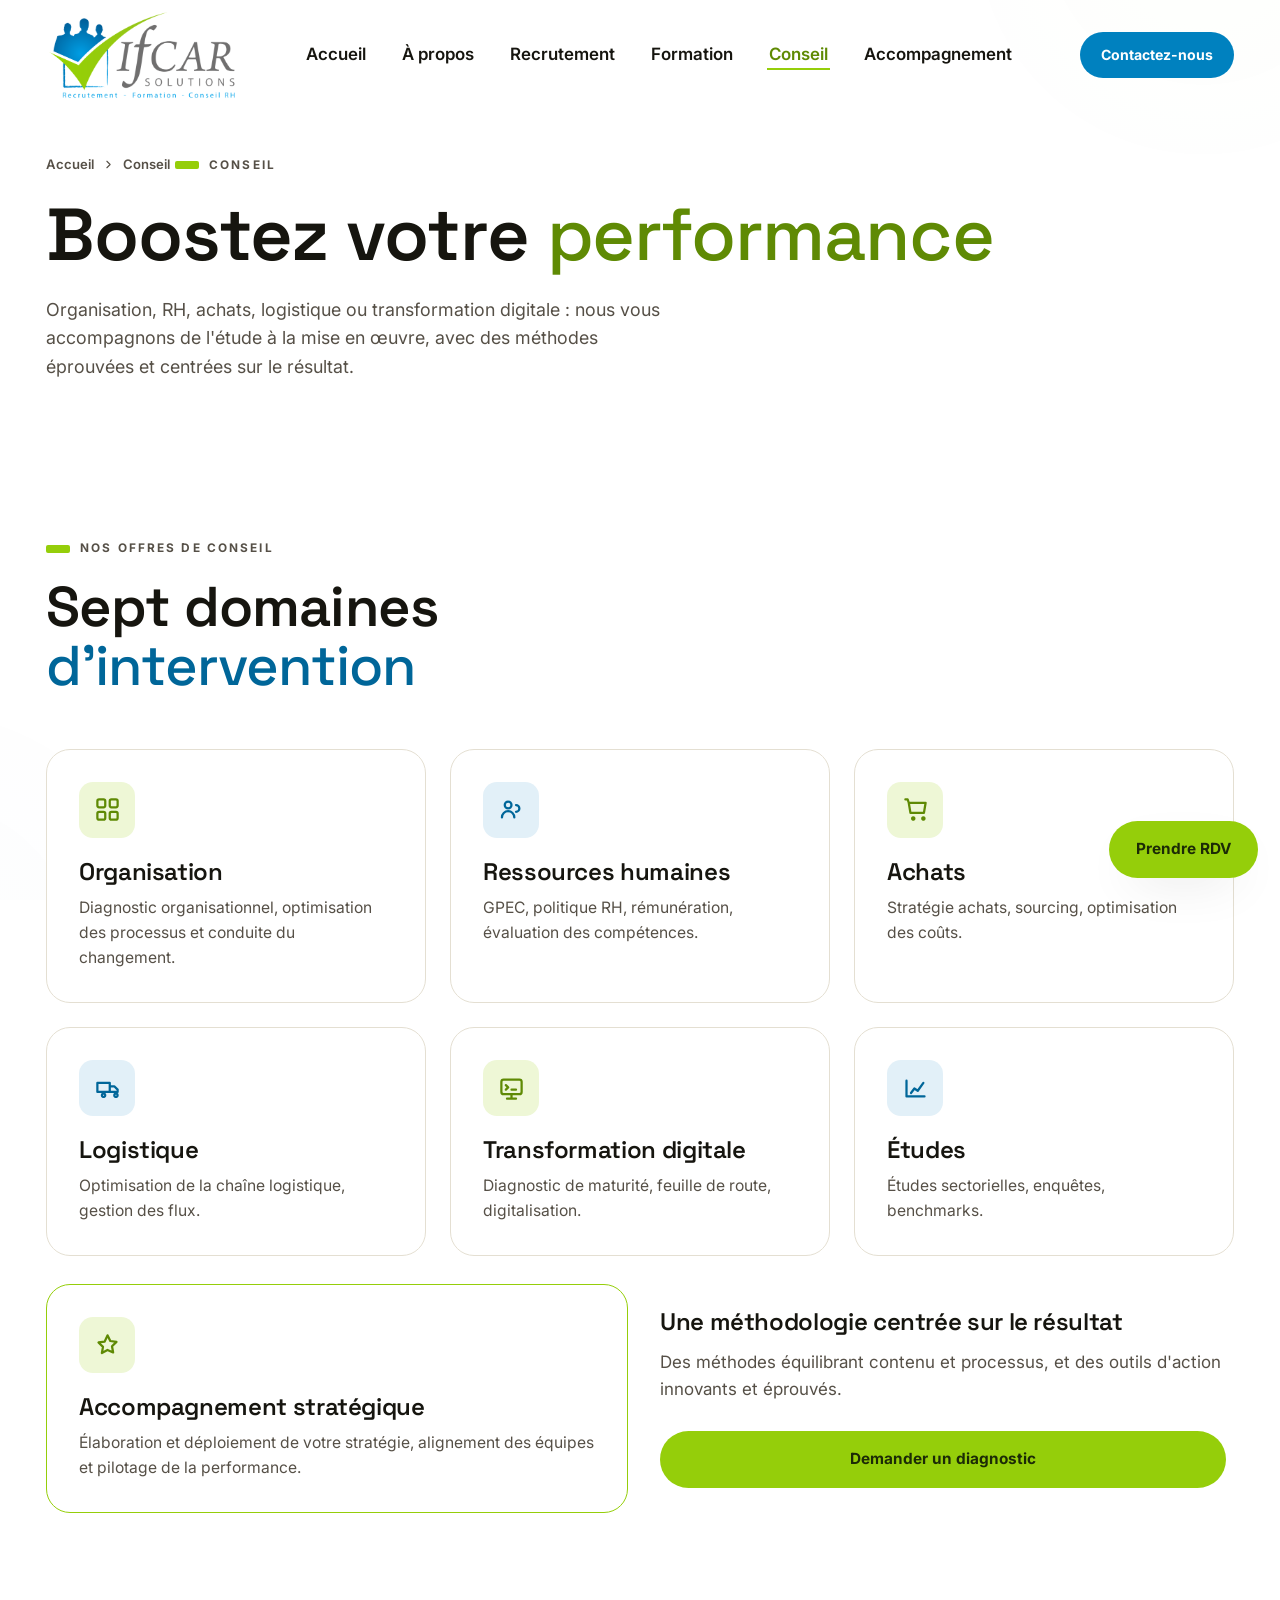
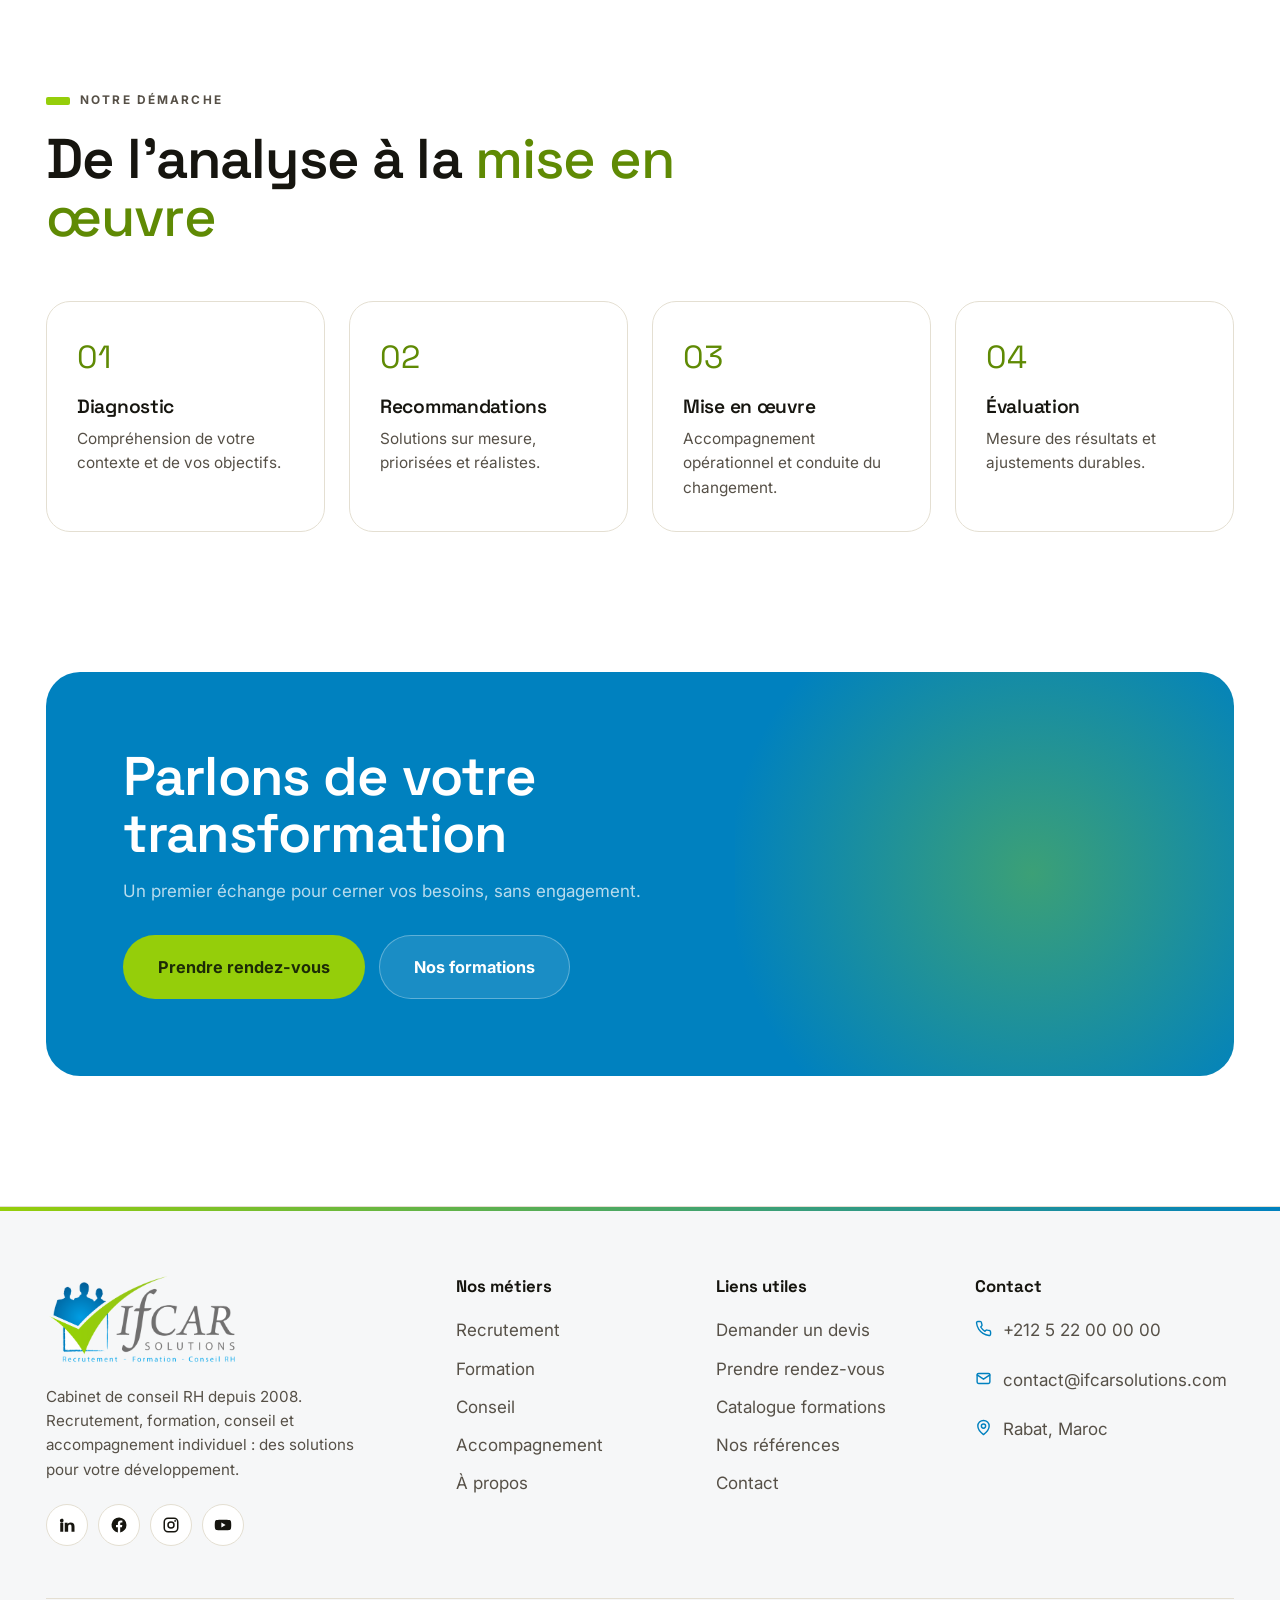
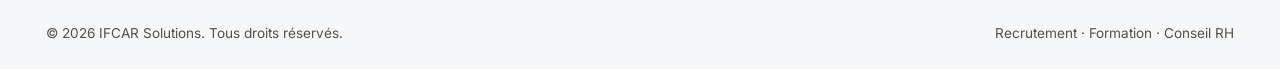
<file: conseil.html>
<!DOCTYPE html>
<html lang="fr">
<head>
<meta charset="UTF-8" />
<meta name="viewport" content="width=device-width, initial-scale=1.0" />
<title>Conseil — IFCAR Solutions | Organisation, RH, Transformation digitale</title>
<meta name="description" content="Conseil IFCAR : organisation, RH, achats, logistique, transformation digitale, études et accompagnement stratégique." />
<meta name="theme-color" content="#fbfbf8" />
<link rel="canonical" href="https://www.ifcarsolutions.com/conseil.html" />
<meta property="og:title" content="Conseil — IFCAR Solutions | Organisation, RH, Transformation digitale" />
<link rel="icon" type="image/png" sizes="32x32" href="assets/img/favicon-32.png" />
<link rel="apple-touch-icon" href="assets/img/favicon.png" />
<link rel="manifest" href="site.webmanifest" />
<link rel="preconnect" href="https://fonts.googleapis.com" />
<link rel="preconnect" href="https://fonts.gstatic.com" crossorigin />
<link href="https://fonts.googleapis.com/css2?family=Space+Grotesk:wght@500;600;700&family=Inter:wght@400;500;600;700&display=swap" rel="stylesheet" />
<link rel="stylesheet" href="assets/css/style.css" />
</head>
<body>
<a class="skip" href="#main">Aller au contenu</a>
<header class="header">
  <div class="container"><div class="nav">
    <a target="_blank" rel="noopener" href="index.html" class="brand" aria-label="IFCAR Solutions"><img src="assets/img/logo.png" alt="IFCAR Solutions" /></a>
    <nav class="nav-desktop" aria-label="Navigation principale"><ul class="nav-list">
      <li><a target="_blank" rel="noopener" href="index.html" class="nav-link" data-page="index.html">Accueil</a></li>
      <li><a target="_blank" rel="noopener" href="a-propos.html" class="nav-link" data-page="a-propos.html">À propos</a></li>
      <li><a target="_blank" rel="noopener" href="recrutement.html" class="nav-link" data-page="recrutement.html">Recrutement</a></li>
      <li><a target="_blank" rel="noopener" href="formation.html" class="nav-link" data-page="formation.html">Formation</a></li>
      <li><a target="_blank" rel="noopener" href="conseil.html" class="nav-link" data-page="conseil.html">Conseil</a></li>
      <li><a target="_blank" rel="noopener" href="accompagnement.html" class="nav-link" data-page="accompagnement.html">Accompagnement</a></li>
    </ul></nav>
    <div class="nav-actions">
      <a target="_blank" rel="noopener" href="contact.html" class="btn btn--primary btn--sm">Contactez-nous</a>
      <button class="burger" aria-label="Menu" aria-expanded="false" aria-controls="mobile"><span></span><span></span><span></span></button>
    </div>
  </div></div>
</header>
<div class="mobile" id="mobile" aria-hidden="true"><div class="mobile__inner">
  <a target="_blank" rel="noopener" href="index.html" class="m-link" data-page="index.html"><i>01</i>Accueil</a>
  <a target="_blank" rel="noopener" href="a-propos.html" class="m-link" data-page="a-propos.html"><i>02</i>À propos</a>
  <a target="_blank" rel="noopener" href="recrutement.html" class="m-link" data-page="recrutement.html"><i>03</i>Recrutement</a>
  <a target="_blank" rel="noopener" href="formation.html" class="m-link" data-page="formation.html"><i>04</i>Formation</a>
  <a target="_blank" rel="noopener" href="conseil.html" class="m-link" data-page="conseil.html"><i>05</i>Conseil</a>
  <a target="_blank" rel="noopener" href="accompagnement.html" class="m-link" data-page="accompagnement.html"><i>06</i>Accompagnement</a>
  <a target="_blank" rel="noopener" href="contact.html" class="m-link" data-page="contact.html"><i>07</i>Contact</a>
  <div class="mobile__cta"><a target="_blank" rel="noopener" href="contact.html" class="btn btn--green btn--lg">Demander un devis</a><a target="_blank" rel="noopener" href="formation.html" class="btn btn--ghost-d btn--lg">Nos formations</a></div>
</div></div>
<main id="main">
<section class="page-hero"><div class="container">
  <nav class="crumb reveal"><a target="_blank" rel="noopener" href="index.html">Accueil</a><svg viewBox="0 0 24 24" fill="none" stroke="currentColor" stroke-width="2"><path d="m9 6 6 6-6 6" stroke-linecap="round" stroke-linejoin="round"/></svg><span>Conseil</span></nav>
  <span class="eyebrow reveal" data-d="1">Conseil</span>
  <h1 class="reveal balance" data-d="1">Boostez votre <span class='it u-green'>performance</span></h1>
  <p class="reveal" data-d="2">Organisation, RH, achats, logistique ou transformation digitale : nous vous accompagnons de l'étude à la mise en œuvre, avec des méthodes éprouvées et centrées sur le résultat.</p>
</div></section>
<section class="section"><div class="container"><div class="sec-head reveal"><span class="eyebrow">Nos offres de conseil</span><h2>Sept domaines <span class="it u-blue">d'intervention</span></h2></div>
   <div class="grid g-3"><div class="ecard reveal"><div class="ic"><svg viewBox="0 0 24 24" fill="none" stroke="currentColor" stroke-width="2"><rect x="3" y="3" width="7" height="7" rx="1.5"/><rect x="14" y="3" width="7" height="7" rx="1.5"/><rect x="3" y="14" width="7" height="7" rx="1.5"/><rect x="14" y="14" width="7" height="7" rx="1.5"/></svg></div><h3>Organisation</h3><p>Diagnostic organisationnel, optimisation des processus et conduite du changement.</p></div><div class="ecard blue reveal" data-d="1"><div class="ic"><svg viewBox="0 0 24 24" fill="none" stroke="currentColor" stroke-width="2"><circle cx="9" cy="8" r="3"/><path d="M3.5 19a5.5 5.5 0 0 1 11 0M16 8a3 3 0 0 1 0 6" stroke-linecap="round"/></svg></div><h3>Ressources humaines</h3><p>GPEC, politique RH, rémunération, évaluation des compétences.</p></div><div class="ecard reveal" data-d="2"><div class="ic"><svg viewBox="0 0 24 24" fill="none" stroke="currentColor" stroke-width="2"><path d="M6 6h15l-1.5 9H7.5L6 6zM6 6 5 3H3M9 20a1 1 0 1 0 0-.01M18 20a1 1 0 1 0 0-.01" stroke-linecap="round" stroke-linejoin="round"/></svg></div><h3>Achats</h3><p>Stratégie achats, sourcing, optimisation des coûts.</p></div><div class="ecard blue reveal"><div class="ic"><svg viewBox="0 0 24 24" fill="none" stroke="currentColor" stroke-width="2"><path d="M3 7h11v8H3zM14 10h4l3 3v2h-7M7 18a1.5 1.5 0 1 0 0-.01M18 18a1.5 1.5 0 1 0 0-.01" stroke-linecap="round" stroke-linejoin="round"/></svg></div><h3>Logistique</h3><p>Optimisation de la chaîne logistique, gestion des flux.</p></div><div class="ecard reveal" data-d="1"><div class="ic"><svg viewBox="0 0 24 24" fill="none" stroke="currentColor" stroke-width="2"><rect x="3" y="4" width="18" height="13" rx="2"/><path d="M8 21h8M12 17v4M7 9l2 2-2 2M12 13h4" stroke-linecap="round" stroke-linejoin="round"/></svg></div><h3>Transformation digitale</h3><p>Diagnostic de maturité, feuille de route, digitalisation.</p></div><div class="ecard blue reveal" data-d="2"><div class="ic"><svg viewBox="0 0 24 24" fill="none" stroke="currentColor" stroke-width="2"><path d="M4 19V5M4 19h16M8 16l3-4 3 2 5-7" stroke-linecap="round" stroke-linejoin="round"/></svg></div><h3>Études</h3><p>Études sectorielles, enquêtes, benchmarks.</p></div></div>
   <div class="grid g-2 mt"><div class="ecard reveal" style="border-color:var(--green)"><div class="ic"><svg viewBox="0 0 24 24" fill="none" stroke="currentColor" stroke-width="2"><path d="M12 3l2.5 5 5.5.8-4 3.9 1 5.5L12 16l-5 2.7 1-5.5-4-3.9 5.5-.8L12 3z" stroke-linecap="round" stroke-linejoin="round"/></svg></div><h3>Accompagnement stratégique</h3><p>Élaboration et déploiement de votre stratégie, alignement des équipes et pilotage de la performance.</p></div>
     <div class="reveal" data-d="1" style="display:flex;flex-direction:column;justify-content:center;padding:8px"><h3 style="font-size:1.5rem">Une méthodologie centrée sur le résultat</h3><p class="muted mt-s">Des méthodes équilibrant contenu et processus, et des outils d'action innovants et éprouvés.</p><a target="_blank" rel="noopener" href="contact.html" class="btn btn--green mt">Demander un diagnostic</a></div></div></div></section>
   <section class="section section--tight"><div class="container"><div class="sec-head reveal"><span class="eyebrow">Notre démarche</span><h2>De l'analyse à la <span class="it u-green">mise en œuvre</span></h2></div>
     <div class="grid g-4"><div class="val reveal"><div class="vn">01</div><h3>Diagnostic</h3><p>Compréhension de votre contexte et de vos objectifs.</p></div><div class="val reveal" data-d="1"><div class="vn">02</div><h3>Recommandations</h3><p>Solutions sur mesure, priorisées et réalistes.</p></div><div class="val reveal" data-d="2"><div class="vn">03</div><h3>Mise en œuvre</h3><p>Accompagnement opérationnel et conduite du changement.</p></div><div class="val reveal" data-d="3"><div class="vn">04</div><h3>Évaluation</h3><p>Mesure des résultats et ajustements durables.</p></div></div></div></section>
   <section class="section--tight"><div class="container"><div class="cta reveal"><div class="cta__in">
  <h2 class="balance">Parlons de votre transformation</h2><p>Un premier échange pour cerner vos besoins, sans engagement.</p>
  <div class="btn-row"><a target="_blank" rel="noopener" href="contact.html" class="btn btn--green btn--lg">Prendre rendez-vous</a><a target="_blank" rel="noopener" href="formation.html" class="btn btn--ghost-d btn--lg">Nos formations</a></div>
</div></div></div></section></main>
<footer class="footer"><div class="container">
  <div class="footer__grid">
    <div class="footer__brand"><img src="assets/img/logo.png" alt="IFCAR Solutions" />
      <p>Cabinet de conseil RH depuis 2008. Recrutement, formation, conseil et accompagnement individuel : des solutions pour votre développement.</p>
      <div class="socials">
        <a href="#" aria-label="LinkedIn"><svg viewBox="0 0 24 24" fill="currentColor"><path d="M4.98 3.5A2.5 2.5 0 1 1 5 8.5a2.5 2.5 0 0 1-.02-5zM3 9h4v12H3zM9 9h3.8v1.7h.05c.53-1 1.83-2.05 3.77-2.05C20.5 8.65 22 10.8 22 14v7h-4v-6.2c0-1.5-.03-3.4-2.07-3.4-2.07 0-2.39 1.62-2.39 3.3V21H9z"/></svg></a>
        <a href="#" aria-label="Facebook"><svg viewBox="0 0 24 24" fill="currentColor"><path d="M22 12a10 10 0 1 0-11.5 9.9v-7H8v-2.9h2.5V9.8c0-2.5 1.5-3.9 3.8-3.9 1.1 0 2.2.2 2.2.2v2.5h-1.3c-1.2 0-1.6.8-1.6 1.6v1.8h2.8l-.45 2.9h-2.35v7A10 10 0 0 0 22 12z"/></svg></a>
        <a href="#" aria-label="Instagram"><svg viewBox="0 0 24 24" fill="none" stroke="currentColor" stroke-width="2"><rect x="3" y="3" width="18" height="18" rx="5"/><circle cx="12" cy="12" r="4"/><circle cx="17.5" cy="6.5" r="1.2" fill="currentColor" stroke="none"/></svg></a>
        <a href="#" aria-label="YouTube"><svg viewBox="0 0 24 24" fill="currentColor"><path d="M23 12s0-3.3-.4-4.8a2.5 2.5 0 0 0-1.8-1.8C19.3 5 12 5 12 5s-7.3 0-8.8.4a2.5 2.5 0 0 0-1.8 1.8C1 8.7 1 12 1 12s0 3.3.4 4.8a2.5 2.5 0 0 0 1.8 1.8C4.7 19 12 19 12 19s7.3 0 8.8-.4a2.5 2.5 0 0 0 1.8-1.8C23 15.3 23 12 23 12zM9.8 15.3V8.7l5.7 3.3z"/></svg></a>
      </div></div>
    <div><h5>Nos métiers</h5><ul><li><a target="_blank" rel="noopener" href="recrutement.html">Recrutement</a></li><li><a target="_blank" rel="noopener" href="formation.html">Formation</a></li><li><a target="_blank" rel="noopener" href="conseil.html">Conseil</a></li><li><a target="_blank" rel="noopener" href="accompagnement.html">Accompagnement</a></li><li><a target="_blank" rel="noopener" href="a-propos.html">À propos</a></li></ul></div>
    <div><h5>Liens utiles</h5><ul><li><a target="_blank" rel="noopener" href="contact.html">Demander un devis</a></li><li><a target="_blank" rel="noopener" href="contact.html">Prendre rendez-vous</a></li><li><a target="_blank" rel="noopener" href="formation.html">Catalogue formations</a></li><li><a target="_blank" rel="noopener" href="index.html#references">Nos références</a></li><li><a target="_blank" rel="noopener" href="contact.html">Contact</a></li></ul></div>
    <div><h5>Contact</h5><ul class="foot-contact">
      <li><svg viewBox="0 0 24 24" fill="none" stroke="currentColor" stroke-width="2"><path d="M22 16.9v3a2 2 0 0 1-2.2 2 19.8 19.8 0 0 1-8.6-3 19.5 19.5 0 0 1-6-6 19.8 19.8 0 0 1-3-8.6A2 2 0 0 1 4.1 2h3a2 2 0 0 1 2 1.7c.1 1 .4 1.9.7 2.8a2 2 0 0 1-.5 2.1L8.1 9.9a16 16 0 0 0 6 6l1.3-1.3a2 2 0 0 1 2.1-.4c.9.3 1.8.6 2.8.7a2 2 0 0 1 1.7 2z" stroke-linecap="round" stroke-linejoin="round"/></svg><a href="tel:+212522000000">+212 5 22 00 00 00</a></li>
      <li><svg viewBox="0 0 24 24" fill="none" stroke="currentColor" stroke-width="2"><rect x="3" y="5" width="18" height="14" rx="2"/><path d="m3 7 9 6 9-6" stroke-linecap="round" stroke-linejoin="round"/></svg><a href="mailto:contact@ifcarsolutions.com">contact@ifcarsolutions.com</a></li>
      <li><svg viewBox="0 0 24 24" fill="none" stroke="currentColor" stroke-width="2"><path d="M20 10c0 6-8 12-8 12s-8-6-8-12a8 8 0 0 1 16 0z" stroke-linecap="round" stroke-linejoin="round"/><circle cx="12" cy="10" r="3"/></svg><span>Rabat, Maroc</span></li>
    </ul></div>
  </div>
  <div class="footer__bottom"><span>&copy; <span id="year">2026</span> IFCAR Solutions. Tous droits r&eacute;serv&eacute;s.</span><span>Recrutement &middot; Formation &middot; Conseil RH</span></div>
</div></footer>
<a target="_blank" rel="noopener" href="contact.html" class="btn btn--green float-cta">Prendre RDV</a>
<script src="assets/js/main.js"></script>
</body></html>
</file>
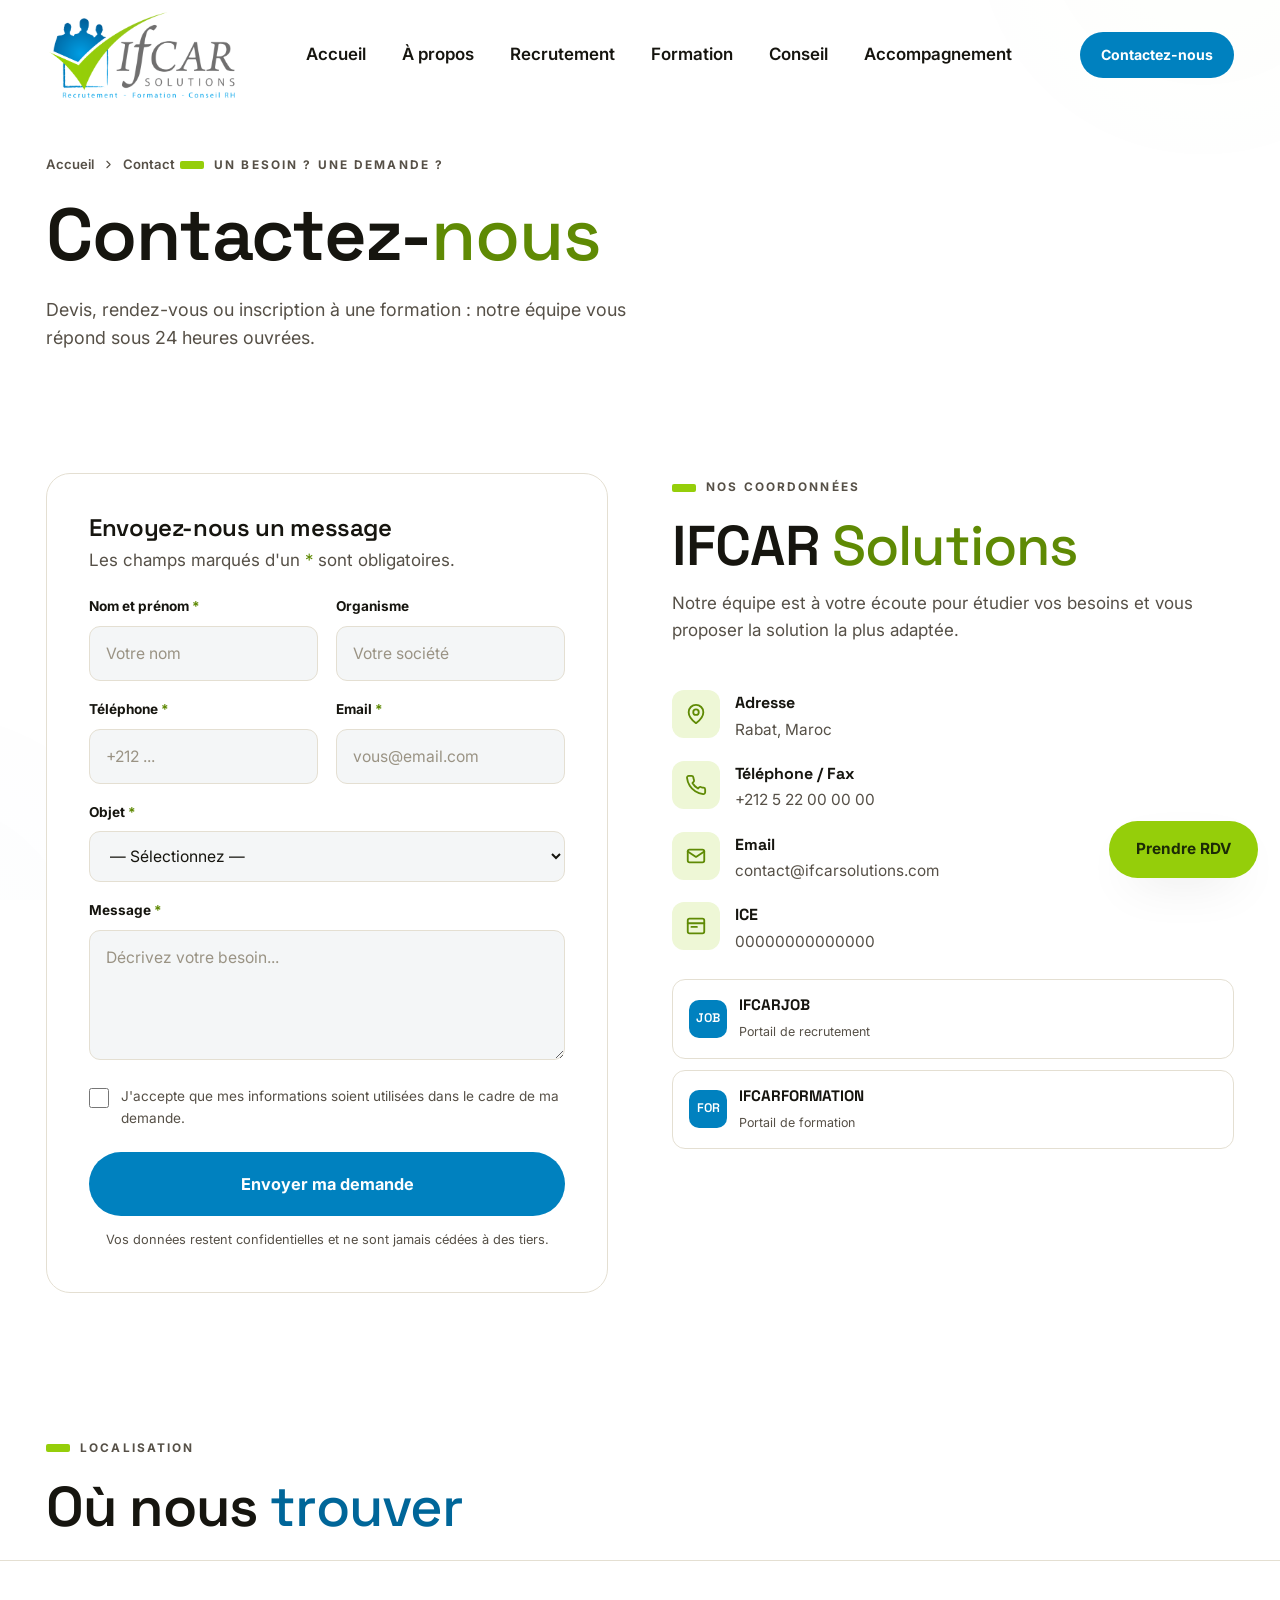
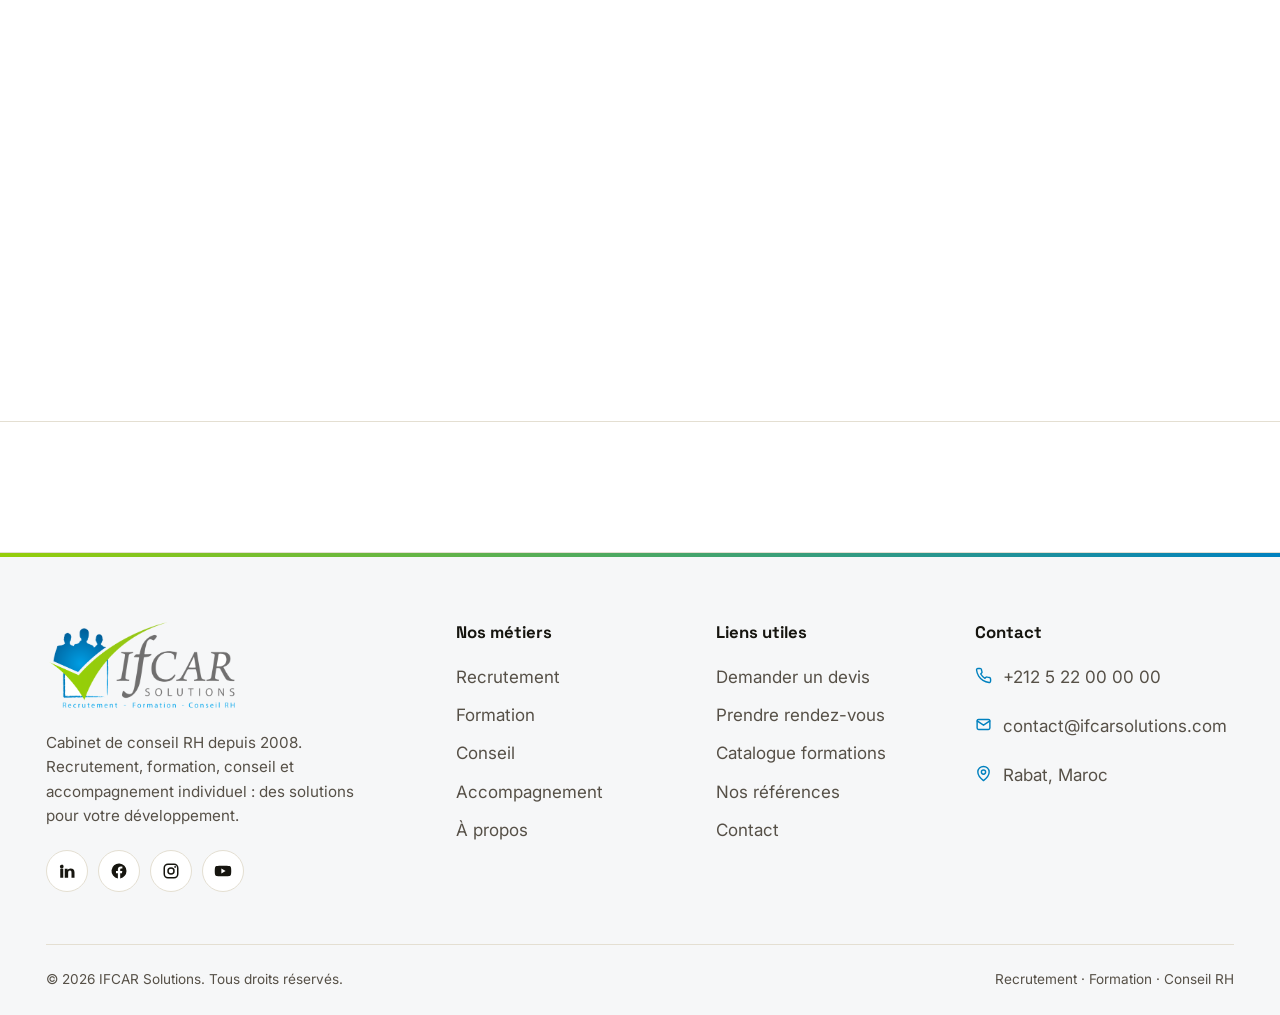
<file: contact.html>
<!DOCTYPE html>
<html lang="fr">
<head>
<meta charset="UTF-8" />
<meta name="viewport" content="width=device-width, initial-scale=1.0" />
<title>Contact — IFCAR Solutions | Devis, Rendez-vous & Inscriptions</title>
<meta name="description" content="Contactez IFCAR Solutions : devis, rendez-vous ou inscription. Cabinet de conseil RH à Rabat." />
<meta name="theme-color" content="#fbfbf8" />
<link rel="canonical" href="https://www.ifcarsolutions.com/contact.html" />
<meta property="og:title" content="Contact — IFCAR Solutions | Devis, Rendez-vous & Inscriptions" />
<link rel="icon" type="image/png" sizes="32x32" href="assets/img/favicon-32.png" />
<link rel="apple-touch-icon" href="assets/img/favicon.png" />
<link rel="manifest" href="site.webmanifest" />
<link rel="preconnect" href="https://fonts.googleapis.com" />
<link rel="preconnect" href="https://fonts.gstatic.com" crossorigin />
<link href="https://fonts.googleapis.com/css2?family=Space+Grotesk:wght@500;600;700&family=Inter:wght@400;500;600;700&display=swap" rel="stylesheet" />
<link rel="stylesheet" href="assets/css/style.css" />
</head>
<body>
<a class="skip" href="#main">Aller au contenu</a>
<header class="header">
  <div class="container"><div class="nav">
    <a target="_blank" rel="noopener" href="index.html" class="brand" aria-label="IFCAR Solutions"><img src="assets/img/logo.png" alt="IFCAR Solutions" /></a>
    <nav class="nav-desktop" aria-label="Navigation principale"><ul class="nav-list">
      <li><a target="_blank" rel="noopener" href="index.html" class="nav-link" data-page="index.html">Accueil</a></li>
      <li><a target="_blank" rel="noopener" href="a-propos.html" class="nav-link" data-page="a-propos.html">À propos</a></li>
      <li><a target="_blank" rel="noopener" href="recrutement.html" class="nav-link" data-page="recrutement.html">Recrutement</a></li>
      <li><a target="_blank" rel="noopener" href="formation.html" class="nav-link" data-page="formation.html">Formation</a></li>
      <li><a target="_blank" rel="noopener" href="conseil.html" class="nav-link" data-page="conseil.html">Conseil</a></li>
      <li><a target="_blank" rel="noopener" href="accompagnement.html" class="nav-link" data-page="accompagnement.html">Accompagnement</a></li>
    </ul></nav>
    <div class="nav-actions">
      <a target="_blank" rel="noopener" href="contact.html" class="btn btn--primary btn--sm">Contactez-nous</a>
      <button class="burger" aria-label="Menu" aria-expanded="false" aria-controls="mobile"><span></span><span></span><span></span></button>
    </div>
  </div></div>
</header>
<div class="mobile" id="mobile" aria-hidden="true"><div class="mobile__inner">
  <a target="_blank" rel="noopener" href="index.html" class="m-link" data-page="index.html"><i>01</i>Accueil</a>
  <a target="_blank" rel="noopener" href="a-propos.html" class="m-link" data-page="a-propos.html"><i>02</i>À propos</a>
  <a target="_blank" rel="noopener" href="recrutement.html" class="m-link" data-page="recrutement.html"><i>03</i>Recrutement</a>
  <a target="_blank" rel="noopener" href="formation.html" class="m-link" data-page="formation.html"><i>04</i>Formation</a>
  <a target="_blank" rel="noopener" href="conseil.html" class="m-link" data-page="conseil.html"><i>05</i>Conseil</a>
  <a target="_blank" rel="noopener" href="accompagnement.html" class="m-link" data-page="accompagnement.html"><i>06</i>Accompagnement</a>
  <a target="_blank" rel="noopener" href="contact.html" class="m-link" data-page="contact.html"><i>07</i>Contact</a>
  <div class="mobile__cta"><a target="_blank" rel="noopener" href="contact.html" class="btn btn--green btn--lg">Demander un devis</a><a target="_blank" rel="noopener" href="formation.html" class="btn btn--ghost-d btn--lg">Nos formations</a></div>
</div></div>
<main id="main">
<section class="page-hero"><div class="container">
  <nav class="crumb reveal"><a target="_blank" rel="noopener" href="index.html">Accueil</a><svg viewBox="0 0 24 24" fill="none" stroke="currentColor" stroke-width="2"><path d="m9 6 6 6-6 6" stroke-linecap="round" stroke-linejoin="round"/></svg><span>Contact</span></nav>
  <span class="eyebrow reveal" data-d="1">Un besoin ? une demande ?</span>
  <h1 class="reveal balance" data-d="1">Contactez-<span class='it u-green'>nous</span></h1>
  <p class="reveal" data-d="2">Devis, rendez-vous ou inscription à une formation : notre équipe vous répond sous 24 heures ouvrées.</p>
</div></section>
<section class="section section--tight"><div class="container"><div class="split" style="align-items:start">
   <div class="reveal">
     <form class="form" data-demo>
       <div class="form-msg" role="status"></div>
       <h2 style="font-size:1.5rem;margin-bottom:6px">Envoyez-nous un message</h2>
       <p class="muted" style="margin-bottom:22px">Les champs marqués d'un <i style="color:var(--green-ink);font-style:normal">*</i> sont obligatoires.</p>
       <div class="field-row"><div class="field"><label>Nom et prénom <i>*</i></label><input type="text" name="nom" required placeholder="Votre nom" /></div><div class="field"><label>Organisme</label><input type="text" name="org" placeholder="Votre société" /></div></div>
       <div class="field-row"><div class="field"><label>Téléphone <i>*</i></label><input type="tel" name="tel" required placeholder="+212 ..." /></div><div class="field"><label>Email <i>*</i></label><input type="email" name="email" required placeholder="vous@email.com" /></div></div>
       <div class="field"><label>Objet <i>*</i></label><select name="objet" required><option value="">— Sélectionnez —</option><option>Demande de devis</option><option>Demande de rendez-vous</option><option>Inscription à une formation</option><option>Recrutement</option><option>Conseil</option><option>Accompagnement individuel</option><option>Autre</option></select></div>
       <div class="field"><label>Message <i>*</i></label><textarea name="message" required placeholder="Décrivez votre besoin..."></textarea></div>
       <label class="consent"><input type="checkbox" required /><span>J'accepte que mes informations soient utilisées dans le cadre de ma demande.</span></label>
       <button type="submit" class="btn btn--primary btn--lg" style="width:100%">Envoyer ma demande</button>
       <p class="note">Vos données restent confidentielles et ne sont jamais cédées à des tiers.</p>
     </form>
   </div>
   <div class="reveal" data-d="1"><span class="eyebrow">Nos coordonnées</span><h2 class="balance">IFCAR <span class="it u-green">Solutions</span></h2><p class="muted mt-s">Notre équipe est à votre écoute pour étudier vos besoins et vous proposer la solution la plus adaptée.</p>
     <div class="info mt-l">
       <div class="info-item"><div class="ic"><svg viewBox="0 0 24 24" fill="none" stroke="currentColor" stroke-width="2"><path d="M20 10c0 6-8 12-8 12s-8-6-8-12a8 8 0 0 1 16 0z" stroke-linecap="round" stroke-linejoin="round"/><circle cx="12" cy="10" r="3"/></svg></div><div><strong>Adresse</strong><span>Rabat, Maroc</span></div></div>
       <div class="info-item"><div class="ic"><svg viewBox="0 0 24 24" fill="none" stroke="currentColor" stroke-width="2"><path d="M22 16.9v3a2 2 0 0 1-2.2 2 19.8 19.8 0 0 1-8.6-3 19.5 19.5 0 0 1-6-6 19.8 19.8 0 0 1-3-8.6A2 2 0 0 1 4.1 2h3a2 2 0 0 1 2 1.7c.1 1 .4 1.9.7 2.8a2 2 0 0 1-.5 2.1L8.1 9.9a16 16 0 0 0 6 6l1.3-1.3a2 2 0 0 1 2.1-.4c.9.3 1.8.6 2.8.7a2 2 0 0 1 1.7 2z" stroke-linecap="round" stroke-linejoin="round"/></svg></div><div><strong>Téléphone / Fax</strong><a href="tel:+212522000000">+212 5 22 00 00 00</a></div></div>
       <div class="info-item"><div class="ic"><svg viewBox="0 0 24 24" fill="none" stroke="currentColor" stroke-width="2"><rect x="3" y="5" width="18" height="14" rx="2"/><path d="m3 7 9 6 9-6" stroke-linecap="round" stroke-linejoin="round"/></svg></div><div><strong>Email</strong><a href="mailto:contact@ifcarsolutions.com">contact@ifcarsolutions.com</a></div></div>
       <div class="info-item"><div class="ic"><svg viewBox="0 0 24 24" fill="none" stroke="currentColor" stroke-width="2"><rect x="3" y="4" width="18" height="16" rx="2"/><path d="M3 9h18M7 13h6" stroke-linecap="round"/></svg></div><div><strong>ICE</strong><span>00000000000000</span></div></div>
     </div>
     <div style="margin-top:24px"><a href="https://www.ifcarjob.com" target="_blank" rel="noopener" class="portal-link"><span class="pic">JOB</span><div><strong>IFCARJOB</strong><small>Portail de recrutement</small></div></a><a href="https://www.ifcarformation.com" target="_blank" rel="noopener" class="portal-link"><span class="pic">FOR</span><div><strong>IFCARFORMATION</strong><small>Portail de formation</small></div></a></div>
   </div></div></div></section>
   <section class="section--tight"><div class="container"><div class="sec-head reveal" style="margin-bottom:24px"><span class="eyebrow">Localisation</span><h2>Où nous <span class="it u-blue">trouver</span></h2></div></div>
     <div class="reveal" style="line-height:0;border-block:1px solid var(--line)"><iframe title="Localisation IFCAR Solutions — Rabat" src="https://www.google.com/maps?q=Rabat,Maroc&output=embed" width="100%" height="460" style="border:0;display:block" loading="lazy" referrerpolicy="no-referrer-when-downgrade"></iframe></div></section>
   </main>
<footer class="footer"><div class="container">
  <div class="footer__grid">
    <div class="footer__brand"><img src="assets/img/logo.png" alt="IFCAR Solutions" />
      <p>Cabinet de conseil RH depuis 2008. Recrutement, formation, conseil et accompagnement individuel : des solutions pour votre développement.</p>
      <div class="socials">
        <a href="#" aria-label="LinkedIn"><svg viewBox="0 0 24 24" fill="currentColor"><path d="M4.98 3.5A2.5 2.5 0 1 1 5 8.5a2.5 2.5 0 0 1-.02-5zM3 9h4v12H3zM9 9h3.8v1.7h.05c.53-1 1.83-2.05 3.77-2.05C20.5 8.65 22 10.8 22 14v7h-4v-6.2c0-1.5-.03-3.4-2.07-3.4-2.07 0-2.39 1.62-2.39 3.3V21H9z"/></svg></a>
        <a href="#" aria-label="Facebook"><svg viewBox="0 0 24 24" fill="currentColor"><path d="M22 12a10 10 0 1 0-11.5 9.9v-7H8v-2.9h2.5V9.8c0-2.5 1.5-3.9 3.8-3.9 1.1 0 2.2.2 2.2.2v2.5h-1.3c-1.2 0-1.6.8-1.6 1.6v1.8h2.8l-.45 2.9h-2.35v7A10 10 0 0 0 22 12z"/></svg></a>
        <a href="#" aria-label="Instagram"><svg viewBox="0 0 24 24" fill="none" stroke="currentColor" stroke-width="2"><rect x="3" y="3" width="18" height="18" rx="5"/><circle cx="12" cy="12" r="4"/><circle cx="17.5" cy="6.5" r="1.2" fill="currentColor" stroke="none"/></svg></a>
        <a href="#" aria-label="YouTube"><svg viewBox="0 0 24 24" fill="currentColor"><path d="M23 12s0-3.3-.4-4.8a2.5 2.5 0 0 0-1.8-1.8C19.3 5 12 5 12 5s-7.3 0-8.8.4a2.5 2.5 0 0 0-1.8 1.8C1 8.7 1 12 1 12s0 3.3.4 4.8a2.5 2.5 0 0 0 1.8 1.8C4.7 19 12 19 12 19s7.3 0 8.8-.4a2.5 2.5 0 0 0 1.8-1.8C23 15.3 23 12 23 12zM9.8 15.3V8.7l5.7 3.3z"/></svg></a>
      </div></div>
    <div><h5>Nos métiers</h5><ul><li><a target="_blank" rel="noopener" href="recrutement.html">Recrutement</a></li><li><a target="_blank" rel="noopener" href="formation.html">Formation</a></li><li><a target="_blank" rel="noopener" href="conseil.html">Conseil</a></li><li><a target="_blank" rel="noopener" href="accompagnement.html">Accompagnement</a></li><li><a target="_blank" rel="noopener" href="a-propos.html">À propos</a></li></ul></div>
    <div><h5>Liens utiles</h5><ul><li><a target="_blank" rel="noopener" href="contact.html">Demander un devis</a></li><li><a target="_blank" rel="noopener" href="contact.html">Prendre rendez-vous</a></li><li><a target="_blank" rel="noopener" href="formation.html">Catalogue formations</a></li><li><a target="_blank" rel="noopener" href="index.html#references">Nos références</a></li><li><a target="_blank" rel="noopener" href="contact.html">Contact</a></li></ul></div>
    <div><h5>Contact</h5><ul class="foot-contact">
      <li><svg viewBox="0 0 24 24" fill="none" stroke="currentColor" stroke-width="2"><path d="M22 16.9v3a2 2 0 0 1-2.2 2 19.8 19.8 0 0 1-8.6-3 19.5 19.5 0 0 1-6-6 19.8 19.8 0 0 1-3-8.6A2 2 0 0 1 4.1 2h3a2 2 0 0 1 2 1.7c.1 1 .4 1.9.7 2.8a2 2 0 0 1-.5 2.1L8.1 9.9a16 16 0 0 0 6 6l1.3-1.3a2 2 0 0 1 2.1-.4c.9.3 1.8.6 2.8.7a2 2 0 0 1 1.7 2z" stroke-linecap="round" stroke-linejoin="round"/></svg><a href="tel:+212522000000">+212 5 22 00 00 00</a></li>
      <li><svg viewBox="0 0 24 24" fill="none" stroke="currentColor" stroke-width="2"><rect x="3" y="5" width="18" height="14" rx="2"/><path d="m3 7 9 6 9-6" stroke-linecap="round" stroke-linejoin="round"/></svg><a href="mailto:contact@ifcarsolutions.com">contact@ifcarsolutions.com</a></li>
      <li><svg viewBox="0 0 24 24" fill="none" stroke="currentColor" stroke-width="2"><path d="M20 10c0 6-8 12-8 12s-8-6-8-12a8 8 0 0 1 16 0z" stroke-linecap="round" stroke-linejoin="round"/><circle cx="12" cy="10" r="3"/></svg><span>Rabat, Maroc</span></li>
    </ul></div>
  </div>
  <div class="footer__bottom"><span>&copy; <span id="year">2026</span> IFCAR Solutions. Tous droits r&eacute;serv&eacute;s.</span><span>Recrutement &middot; Formation &middot; Conseil RH</span></div>
</div></footer>
<a target="_blank" rel="noopener" href="contact.html" class="btn btn--green float-cta">Prendre RDV</a>
<script src="assets/js/main.js"></script>
</body></html>
</file>
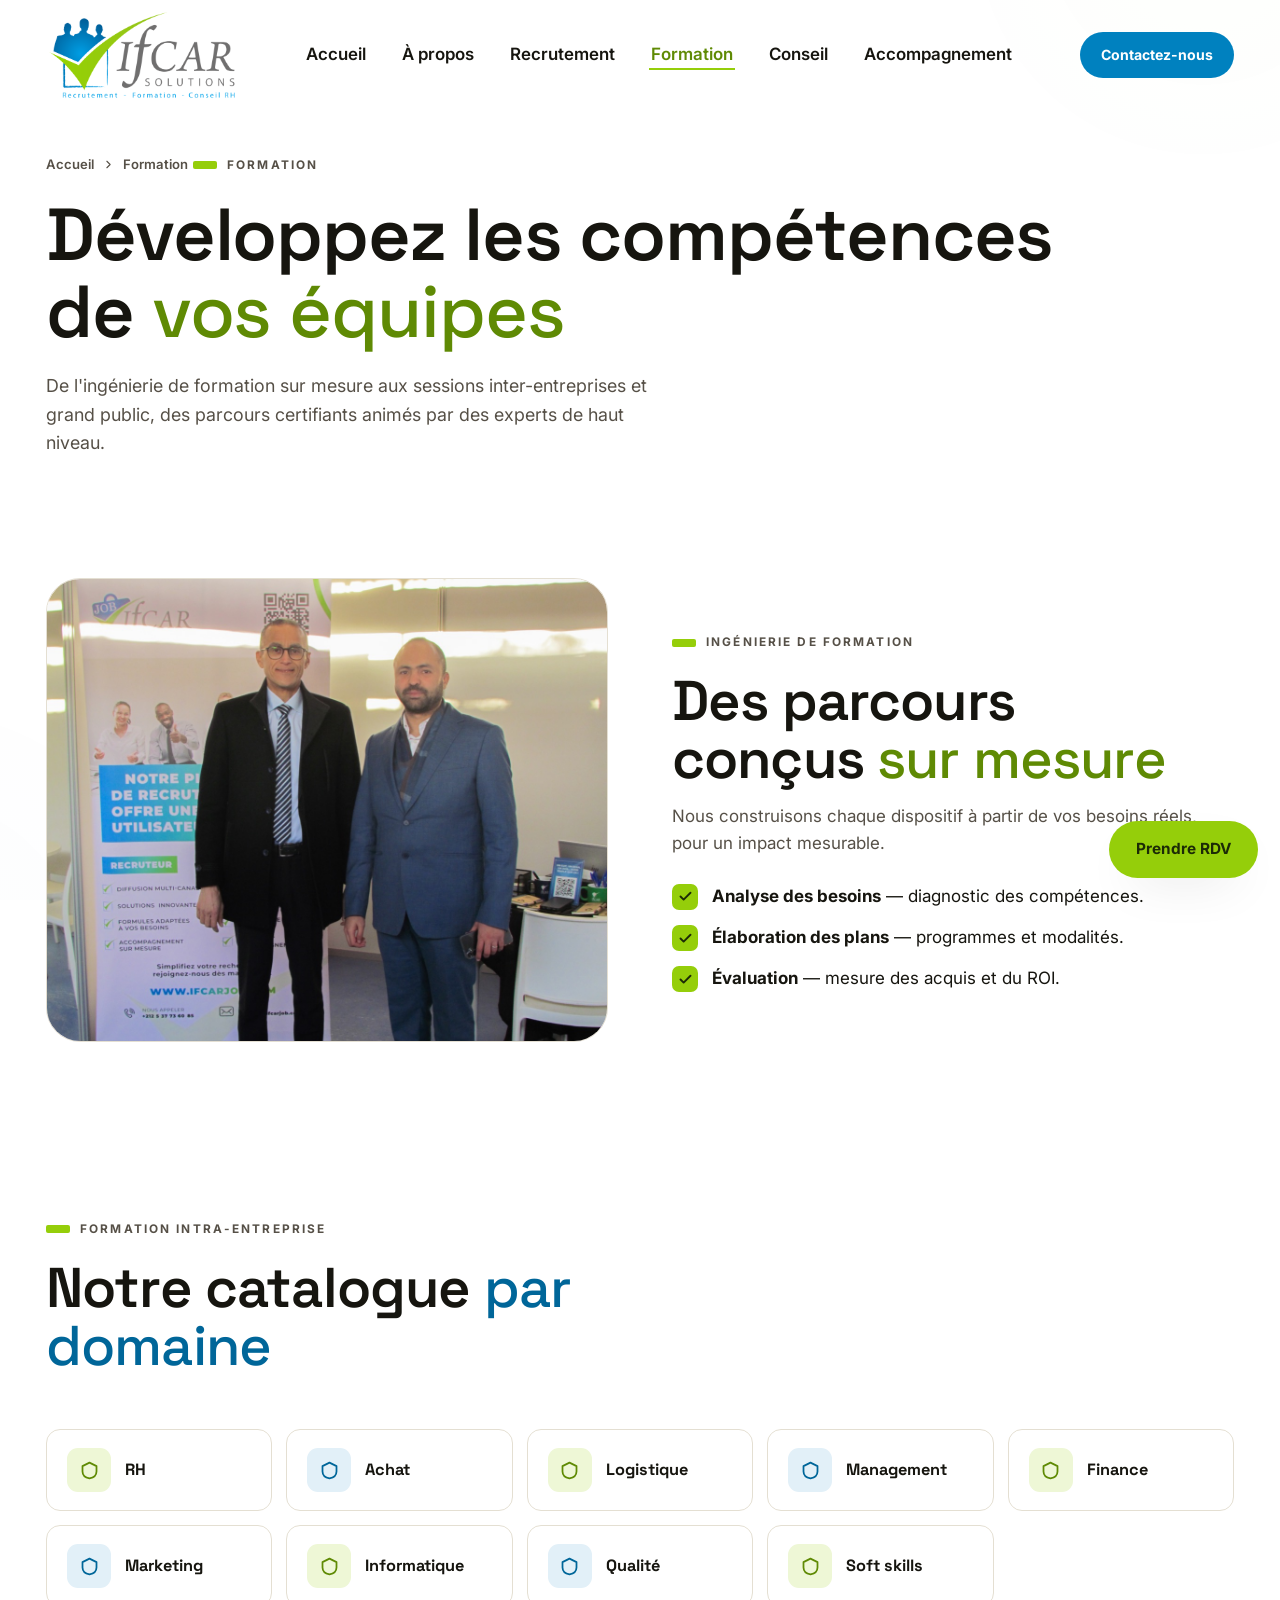
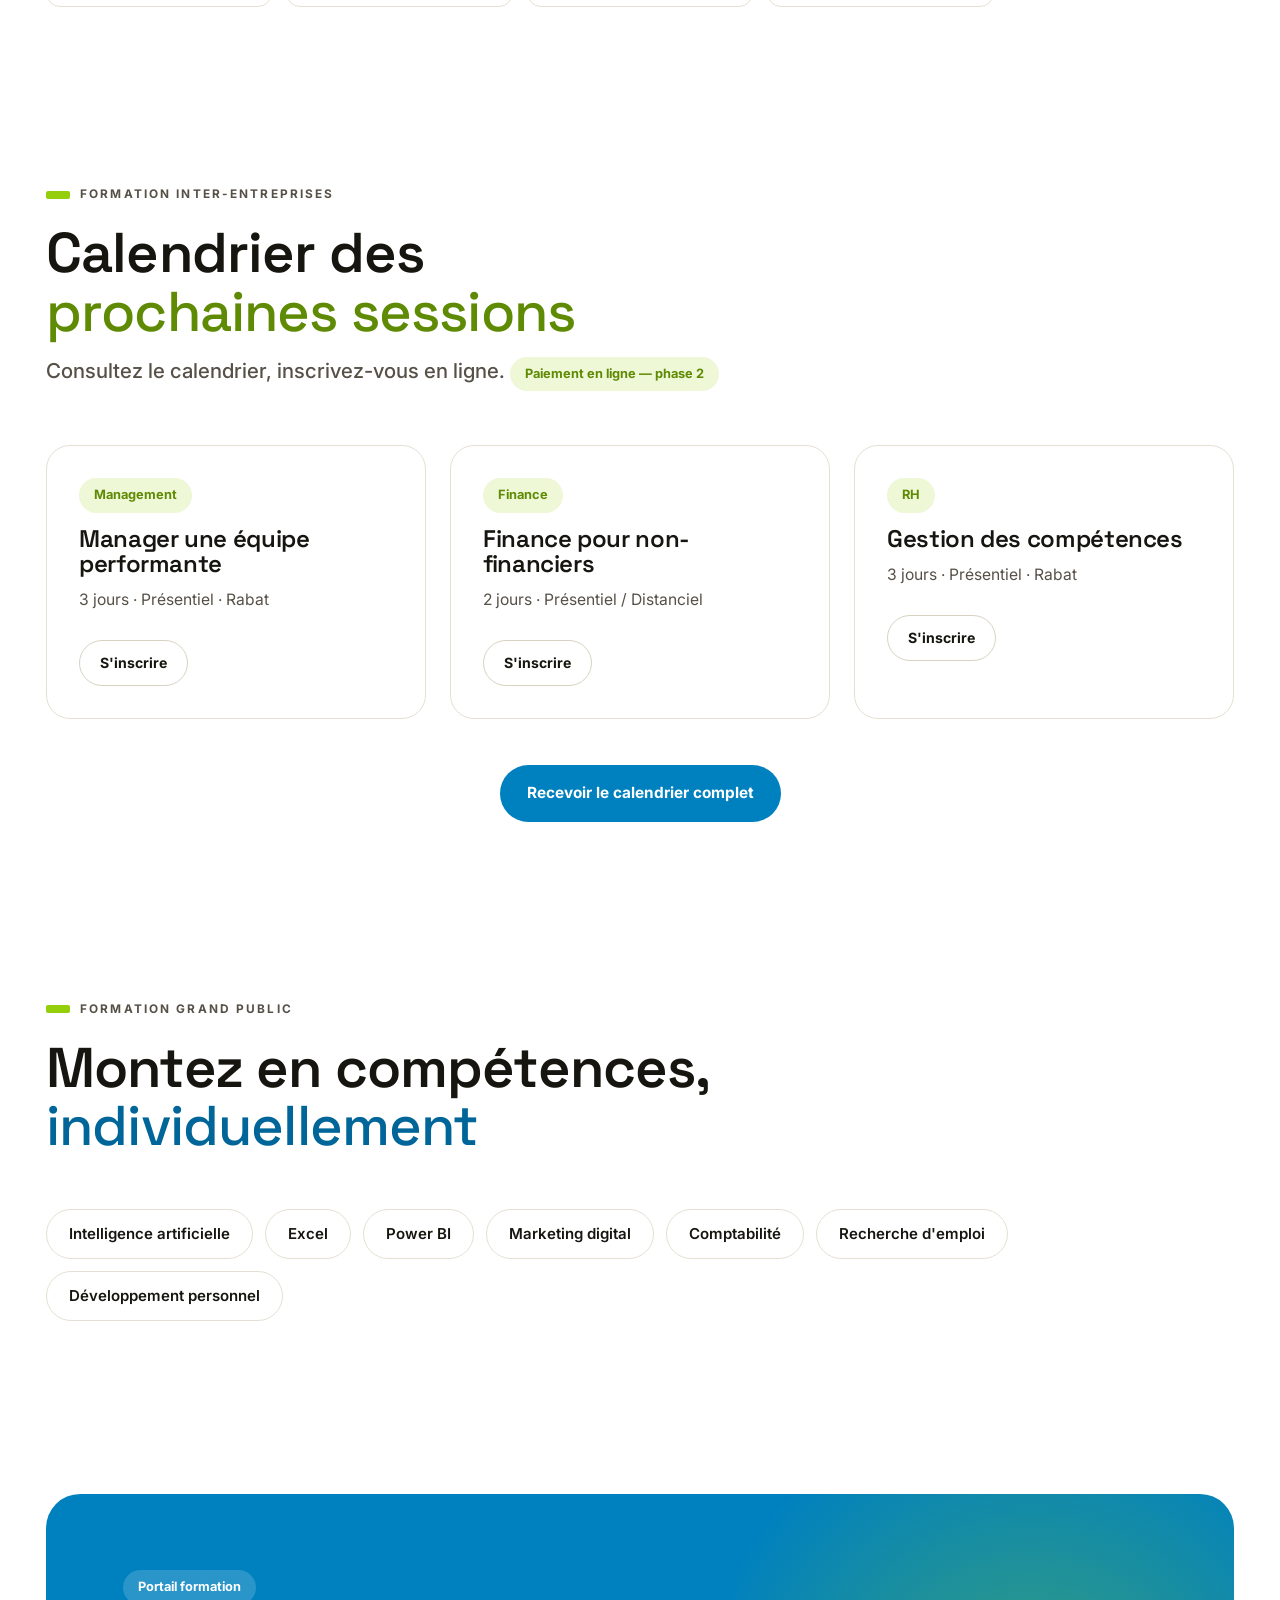
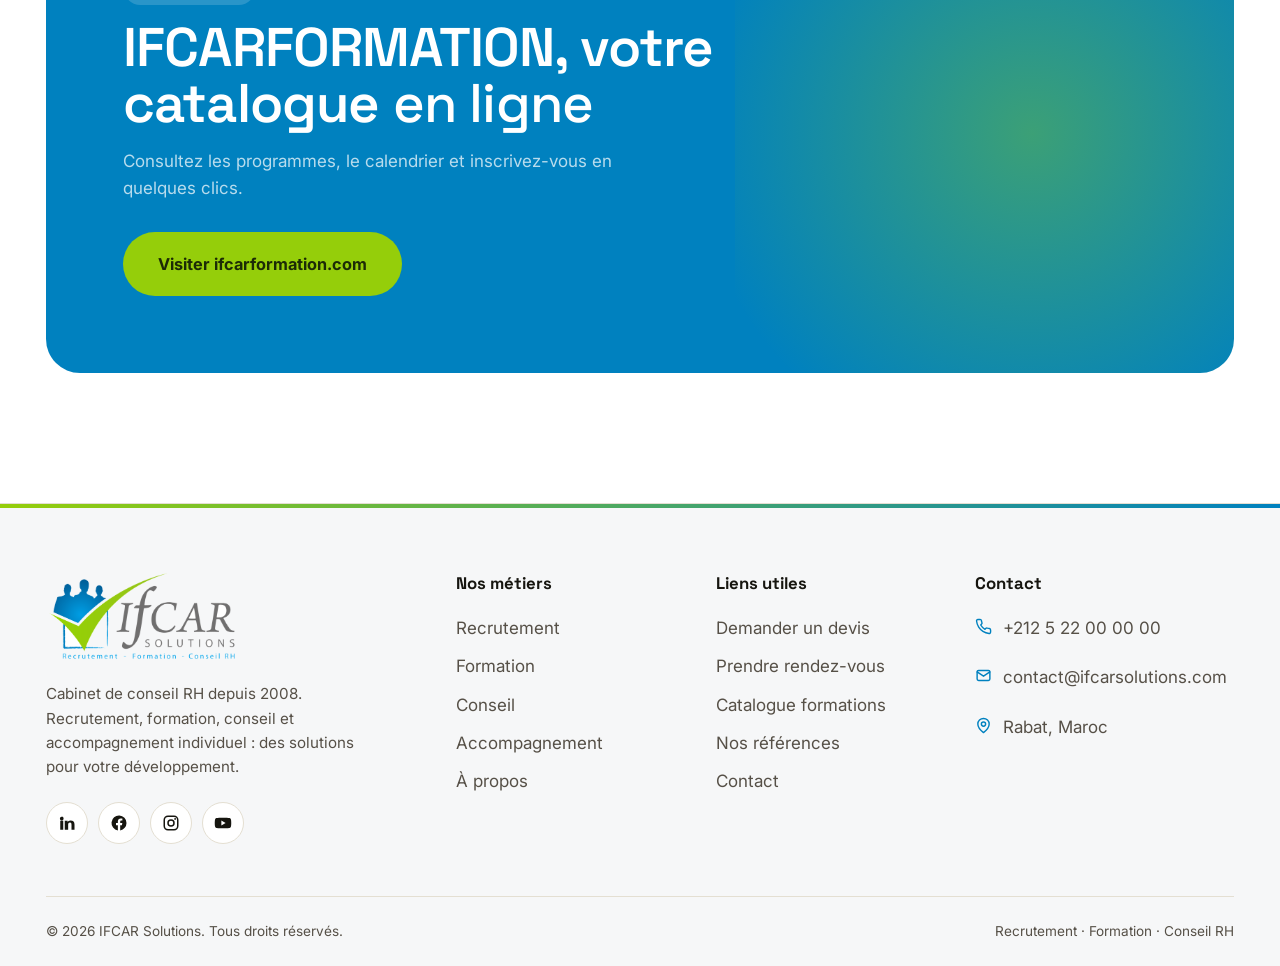
<file: formation.html>
<!DOCTYPE html>
<html lang="fr">
<head>
<meta charset="UTF-8" />
<meta name="viewport" content="width=device-width, initial-scale=1.0" />
<title>Formation — IFCAR Solutions | Intra, Inter-entreprises & Grand Public</title>
<meta name="description" content="Catalogue de formations IFCAR : ingénierie, intra et inter-entreprises, grand public. RH, management, finance, IA, Excel, Power BI. Inscription via IFCARFORMATION." />
<meta name="theme-color" content="#fbfbf8" />
<link rel="canonical" href="https://www.ifcarsolutions.com/formation.html" />
<meta property="og:title" content="Formation — IFCAR Solutions | Intra, Inter-entreprises & Grand Public" />
<link rel="icon" type="image/png" sizes="32x32" href="assets/img/favicon-32.png" />
<link rel="apple-touch-icon" href="assets/img/favicon.png" />
<link rel="manifest" href="site.webmanifest" />
<link rel="preconnect" href="https://fonts.googleapis.com" />
<link rel="preconnect" href="https://fonts.gstatic.com" crossorigin />
<link href="https://fonts.googleapis.com/css2?family=Space+Grotesk:wght@500;600;700&family=Inter:wght@400;500;600;700&display=swap" rel="stylesheet" />
<link rel="stylesheet" href="assets/css/style.css" />
</head>
<body>
<a class="skip" href="#main">Aller au contenu</a>
<header class="header">
  <div class="container"><div class="nav">
    <a target="_blank" rel="noopener" href="index.html" class="brand" aria-label="IFCAR Solutions"><img src="assets/img/logo.png" alt="IFCAR Solutions" /></a>
    <nav class="nav-desktop" aria-label="Navigation principale"><ul class="nav-list">
      <li><a target="_blank" rel="noopener" href="index.html" class="nav-link" data-page="index.html">Accueil</a></li>
      <li><a target="_blank" rel="noopener" href="a-propos.html" class="nav-link" data-page="a-propos.html">À propos</a></li>
      <li><a target="_blank" rel="noopener" href="recrutement.html" class="nav-link" data-page="recrutement.html">Recrutement</a></li>
      <li><a target="_blank" rel="noopener" href="formation.html" class="nav-link" data-page="formation.html">Formation</a></li>
      <li><a target="_blank" rel="noopener" href="conseil.html" class="nav-link" data-page="conseil.html">Conseil</a></li>
      <li><a target="_blank" rel="noopener" href="accompagnement.html" class="nav-link" data-page="accompagnement.html">Accompagnement</a></li>
    </ul></nav>
    <div class="nav-actions">
      <a target="_blank" rel="noopener" href="contact.html" class="btn btn--primary btn--sm">Contactez-nous</a>
      <button class="burger" aria-label="Menu" aria-expanded="false" aria-controls="mobile"><span></span><span></span><span></span></button>
    </div>
  </div></div>
</header>
<div class="mobile" id="mobile" aria-hidden="true"><div class="mobile__inner">
  <a target="_blank" rel="noopener" href="index.html" class="m-link" data-page="index.html"><i>01</i>Accueil</a>
  <a target="_blank" rel="noopener" href="a-propos.html" class="m-link" data-page="a-propos.html"><i>02</i>À propos</a>
  <a target="_blank" rel="noopener" href="recrutement.html" class="m-link" data-page="recrutement.html"><i>03</i>Recrutement</a>
  <a target="_blank" rel="noopener" href="formation.html" class="m-link" data-page="formation.html"><i>04</i>Formation</a>
  <a target="_blank" rel="noopener" href="conseil.html" class="m-link" data-page="conseil.html"><i>05</i>Conseil</a>
  <a target="_blank" rel="noopener" href="accompagnement.html" class="m-link" data-page="accompagnement.html"><i>06</i>Accompagnement</a>
  <a target="_blank" rel="noopener" href="contact.html" class="m-link" data-page="contact.html"><i>07</i>Contact</a>
  <div class="mobile__cta"><a target="_blank" rel="noopener" href="contact.html" class="btn btn--green btn--lg">Demander un devis</a><a target="_blank" rel="noopener" href="formation.html" class="btn btn--ghost-d btn--lg">Nos formations</a></div>
</div></div>
<main id="main">
<section class="page-hero"><div class="container">
  <nav class="crumb reveal"><a target="_blank" rel="noopener" href="index.html">Accueil</a><svg viewBox="0 0 24 24" fill="none" stroke="currentColor" stroke-width="2"><path d="m9 6 6 6-6 6" stroke-linecap="round" stroke-linejoin="round"/></svg><span>Formation</span></nav>
  <span class="eyebrow reveal" data-d="1">Formation</span>
  <h1 class="reveal balance" data-d="1">Développez les compétences de <span class='it u-green'>vos équipes</span></h1>
  <p class="reveal" data-d="2">De l'ingénierie de formation sur mesure aux sessions inter-entreprises et grand public, des parcours certifiants animés par des experts de haut niveau.</p>
</div></section>
<section class="section section--tight"><div class="container"><div class="split">
   <div class="split__media reveal"><img src="assets/img/formation.jpg" alt="Formation IFCAR" /></div>
   <div class="reveal" data-d="1"><span class="eyebrow">Ingénierie de formation</span><h2 class="balance">Des parcours conçus <span class="it u-green">sur mesure</span></h2><p class="muted mt-s">Nous construisons chaque dispositif à partir de vos besoins réels, pour un impact mesurable.</p>
     <ul class="checks"><li><span class="tk"><svg viewBox="0 0 24 24" fill="none" stroke="currentColor" stroke-width="3"><path d="M20 6 9 17l-5-5" stroke-linecap="round" stroke-linejoin="round"/></svg></span><span><b>Analyse des besoins</b> — diagnostic des compétences.</span></li><li><span class="tk"><svg viewBox="0 0 24 24" fill="none" stroke="currentColor" stroke-width="3"><path d="M20 6 9 17l-5-5" stroke-linecap="round" stroke-linejoin="round"/></svg></span><span><b>Élaboration des plans</b> — programmes et modalités.</span></li><li><span class="tk"><svg viewBox="0 0 24 24" fill="none" stroke="currentColor" stroke-width="3"><path d="M20 6 9 17l-5-5" stroke-linecap="round" stroke-linejoin="round"/></svg></span><span><b>Évaluation</b> — mesure des acquis et du ROI.</span></li></ul></div></div></div></section>
   <section class="section" id="catalogue"><div class="container"><div class="sec-head reveal"><span class="eyebrow">Formation intra-entreprise</span><h2>Notre catalogue <span class="it u-blue">par domaine</span></h2></div>
     <div class="domain-grid reveal"><div class="domain"><div class="ic"><svg viewBox="0 0 24 24" fill="none" stroke="currentColor" stroke-width="2"><path d="M12 3l8 4v6c0 4-3.5 7-8 8-4.5-1-8-4-8-8V7z" stroke-linecap="round" stroke-linejoin="round"/></svg></div><strong>RH</strong></div><div class="domain"><div class="ic"><svg viewBox="0 0 24 24" fill="none" stroke="currentColor" stroke-width="2"><path d="M12 3l8 4v6c0 4-3.5 7-8 8-4.5-1-8-4-8-8V7z" stroke-linecap="round" stroke-linejoin="round"/></svg></div><strong>Achat</strong></div><div class="domain"><div class="ic"><svg viewBox="0 0 24 24" fill="none" stroke="currentColor" stroke-width="2"><path d="M12 3l8 4v6c0 4-3.5 7-8 8-4.5-1-8-4-8-8V7z" stroke-linecap="round" stroke-linejoin="round"/></svg></div><strong>Logistique</strong></div><div class="domain"><div class="ic"><svg viewBox="0 0 24 24" fill="none" stroke="currentColor" stroke-width="2"><path d="M12 3l8 4v6c0 4-3.5 7-8 8-4.5-1-8-4-8-8V7z" stroke-linecap="round" stroke-linejoin="round"/></svg></div><strong>Management</strong></div><div class="domain"><div class="ic"><svg viewBox="0 0 24 24" fill="none" stroke="currentColor" stroke-width="2"><path d="M12 3l8 4v6c0 4-3.5 7-8 8-4.5-1-8-4-8-8V7z" stroke-linecap="round" stroke-linejoin="round"/></svg></div><strong>Finance</strong></div><div class="domain"><div class="ic"><svg viewBox="0 0 24 24" fill="none" stroke="currentColor" stroke-width="2"><path d="M12 3l8 4v6c0 4-3.5 7-8 8-4.5-1-8-4-8-8V7z" stroke-linecap="round" stroke-linejoin="round"/></svg></div><strong>Marketing</strong></div><div class="domain"><div class="ic"><svg viewBox="0 0 24 24" fill="none" stroke="currentColor" stroke-width="2"><path d="M12 3l8 4v6c0 4-3.5 7-8 8-4.5-1-8-4-8-8V7z" stroke-linecap="round" stroke-linejoin="round"/></svg></div><strong>Informatique</strong></div><div class="domain"><div class="ic"><svg viewBox="0 0 24 24" fill="none" stroke="currentColor" stroke-width="2"><path d="M12 3l8 4v6c0 4-3.5 7-8 8-4.5-1-8-4-8-8V7z" stroke-linecap="round" stroke-linejoin="round"/></svg></div><strong>Qualité</strong></div><div class="domain"><div class="ic"><svg viewBox="0 0 24 24" fill="none" stroke="currentColor" stroke-width="2"><path d="M12 3l8 4v6c0 4-3.5 7-8 8-4.5-1-8-4-8-8V7z" stroke-linecap="round" stroke-linejoin="round"/></svg></div><strong>Soft skills</strong></div></div></div></section>
   <section class="section section--tight"><div class="container"><div class="sec-head reveal"><span class="eyebrow">Formation inter-entreprises</span><h2 class="balance">Calendrier des <span class="it u-green">prochaines sessions</span></h2><p class="lead mt-s">Consultez le calendrier, inscrivez-vous en ligne. <span class="tag-i">Paiement en ligne — phase 2</span></p></div>
     <div class="grid g-3">
       <div class="ecard reveal"><span class="tag-i">Management</span><h3 class="mt-s">Manager une équipe performante</h3><p>3 jours · Présentiel · Rabat</p><a href="https://www.ifcarformation.com" target="_blank" rel="noopener" class="btn btn--line btn--sm mt">S'inscrire</a></div>
       <div class="ecard blue reveal" data-d="1"><span class="tag-i">Finance</span><h3 class="mt-s">Finance pour non-financiers</h3><p>2 jours · Présentiel / Distanciel</p><a href="https://www.ifcarformation.com" target="_blank" rel="noopener" class="btn btn--line btn--sm mt">S'inscrire</a></div>
       <div class="ecard reveal" data-d="2"><span class="tag-i">RH</span><h3 class="mt-s">Gestion des compétences</h3><p>3 jours · Présentiel · Rabat</p><a href="https://www.ifcarformation.com" target="_blank" rel="noopener" class="btn btn--line btn--sm mt">S'inscrire</a></div>
     </div>
     <div class="center mt-l"><a target="_blank" rel="noopener" href="contact.html" class="btn btn--primary">Recevoir le calendrier complet</a></div></div></section>
   <section class="section"><div class="container"><div class="sec-head reveal"><span class="eyebrow">Formation grand public</span><h2>Montez en compétences, <span class="it u-blue">individuellement</span></h2></div>
     <div class="pills reveal"><span class="pill-tag">Intelligence artificielle</span><span class="pill-tag">Excel</span><span class="pill-tag">Power BI</span><span class="pill-tag">Marketing digital</span><span class="pill-tag">Comptabilité</span><span class="pill-tag">Recherche d'emploi</span><span class="pill-tag">Développement personnel</span></div></div></section>
   <section class="section--tight"><div class="container"><div class="cta reveal"><div class="cta__in"><span class="tag-i" style="background:rgba(255,255,255,.16);color:#fff">Portail formation</span><h2 class="mt-s balance">IFCARFORMATION, votre catalogue <span class="it" style="color:#fff">en ligne</span></h2><p>Consultez les programmes, le calendrier et inscrivez-vous en quelques clics.</p><div class="btn-row"><a href="https://www.ifcarformation.com" target="_blank" rel="noopener" class="btn btn--green btn--lg">Visiter ifcarformation.com</a></div></div></div></div></section>
   </main>
<footer class="footer"><div class="container">
  <div class="footer__grid">
    <div class="footer__brand"><img src="assets/img/logo.png" alt="IFCAR Solutions" />
      <p>Cabinet de conseil RH depuis 2008. Recrutement, formation, conseil et accompagnement individuel : des solutions pour votre développement.</p>
      <div class="socials">
        <a href="#" aria-label="LinkedIn"><svg viewBox="0 0 24 24" fill="currentColor"><path d="M4.98 3.5A2.5 2.5 0 1 1 5 8.5a2.5 2.5 0 0 1-.02-5zM3 9h4v12H3zM9 9h3.8v1.7h.05c.53-1 1.83-2.05 3.77-2.05C20.5 8.65 22 10.8 22 14v7h-4v-6.2c0-1.5-.03-3.4-2.07-3.4-2.07 0-2.39 1.62-2.39 3.3V21H9z"/></svg></a>
        <a href="#" aria-label="Facebook"><svg viewBox="0 0 24 24" fill="currentColor"><path d="M22 12a10 10 0 1 0-11.5 9.9v-7H8v-2.9h2.5V9.8c0-2.5 1.5-3.9 3.8-3.9 1.1 0 2.2.2 2.2.2v2.5h-1.3c-1.2 0-1.6.8-1.6 1.6v1.8h2.8l-.45 2.9h-2.35v7A10 10 0 0 0 22 12z"/></svg></a>
        <a href="#" aria-label="Instagram"><svg viewBox="0 0 24 24" fill="none" stroke="currentColor" stroke-width="2"><rect x="3" y="3" width="18" height="18" rx="5"/><circle cx="12" cy="12" r="4"/><circle cx="17.5" cy="6.5" r="1.2" fill="currentColor" stroke="none"/></svg></a>
        <a href="#" aria-label="YouTube"><svg viewBox="0 0 24 24" fill="currentColor"><path d="M23 12s0-3.3-.4-4.8a2.5 2.5 0 0 0-1.8-1.8C19.3 5 12 5 12 5s-7.3 0-8.8.4a2.5 2.5 0 0 0-1.8 1.8C1 8.7 1 12 1 12s0 3.3.4 4.8a2.5 2.5 0 0 0 1.8 1.8C4.7 19 12 19 12 19s7.3 0 8.8-.4a2.5 2.5 0 0 0 1.8-1.8C23 15.3 23 12 23 12zM9.8 15.3V8.7l5.7 3.3z"/></svg></a>
      </div></div>
    <div><h5>Nos métiers</h5><ul><li><a target="_blank" rel="noopener" href="recrutement.html">Recrutement</a></li><li><a target="_blank" rel="noopener" href="formation.html">Formation</a></li><li><a target="_blank" rel="noopener" href="conseil.html">Conseil</a></li><li><a target="_blank" rel="noopener" href="accompagnement.html">Accompagnement</a></li><li><a target="_blank" rel="noopener" href="a-propos.html">À propos</a></li></ul></div>
    <div><h5>Liens utiles</h5><ul><li><a target="_blank" rel="noopener" href="contact.html">Demander un devis</a></li><li><a target="_blank" rel="noopener" href="contact.html">Prendre rendez-vous</a></li><li><a target="_blank" rel="noopener" href="formation.html">Catalogue formations</a></li><li><a target="_blank" rel="noopener" href="index.html#references">Nos références</a></li><li><a target="_blank" rel="noopener" href="contact.html">Contact</a></li></ul></div>
    <div><h5>Contact</h5><ul class="foot-contact">
      <li><svg viewBox="0 0 24 24" fill="none" stroke="currentColor" stroke-width="2"><path d="M22 16.9v3a2 2 0 0 1-2.2 2 19.8 19.8 0 0 1-8.6-3 19.5 19.5 0 0 1-6-6 19.8 19.8 0 0 1-3-8.6A2 2 0 0 1 4.1 2h3a2 2 0 0 1 2 1.7c.1 1 .4 1.9.7 2.8a2 2 0 0 1-.5 2.1L8.1 9.9a16 16 0 0 0 6 6l1.3-1.3a2 2 0 0 1 2.1-.4c.9.3 1.8.6 2.8.7a2 2 0 0 1 1.7 2z" stroke-linecap="round" stroke-linejoin="round"/></svg><a href="tel:+212522000000">+212 5 22 00 00 00</a></li>
      <li><svg viewBox="0 0 24 24" fill="none" stroke="currentColor" stroke-width="2"><rect x="3" y="5" width="18" height="14" rx="2"/><path d="m3 7 9 6 9-6" stroke-linecap="round" stroke-linejoin="round"/></svg><a href="mailto:contact@ifcarsolutions.com">contact@ifcarsolutions.com</a></li>
      <li><svg viewBox="0 0 24 24" fill="none" stroke="currentColor" stroke-width="2"><path d="M20 10c0 6-8 12-8 12s-8-6-8-12a8 8 0 0 1 16 0z" stroke-linecap="round" stroke-linejoin="round"/><circle cx="12" cy="10" r="3"/></svg><span>Rabat, Maroc</span></li>
    </ul></div>
  </div>
  <div class="footer__bottom"><span>&copy; <span id="year">2026</span> IFCAR Solutions. Tous droits r&eacute;serv&eacute;s.</span><span>Recrutement &middot; Formation &middot; Conseil RH</span></div>
</div></footer>
<a target="_blank" rel="noopener" href="contact.html" class="btn btn--green float-cta">Prendre RDV</a>
<script src="assets/js/main.js"></script>
</body></html>
</file>
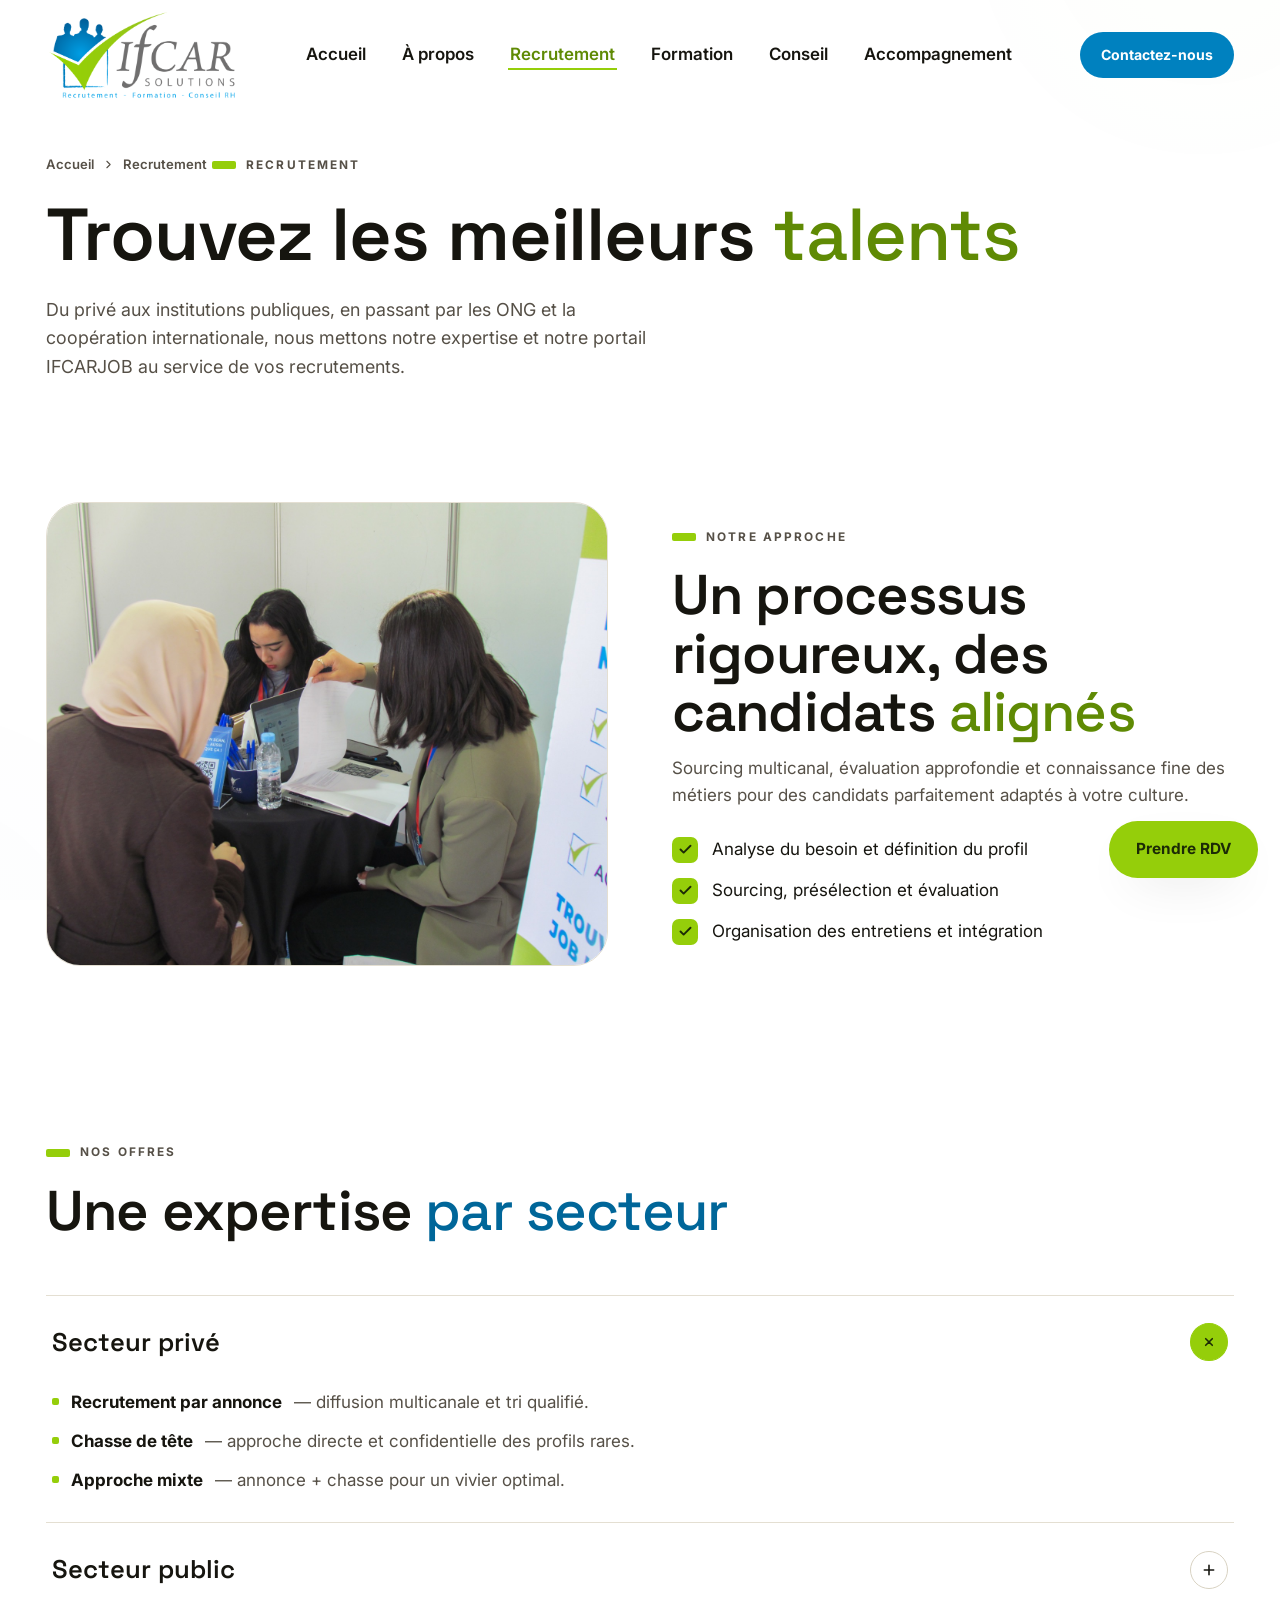
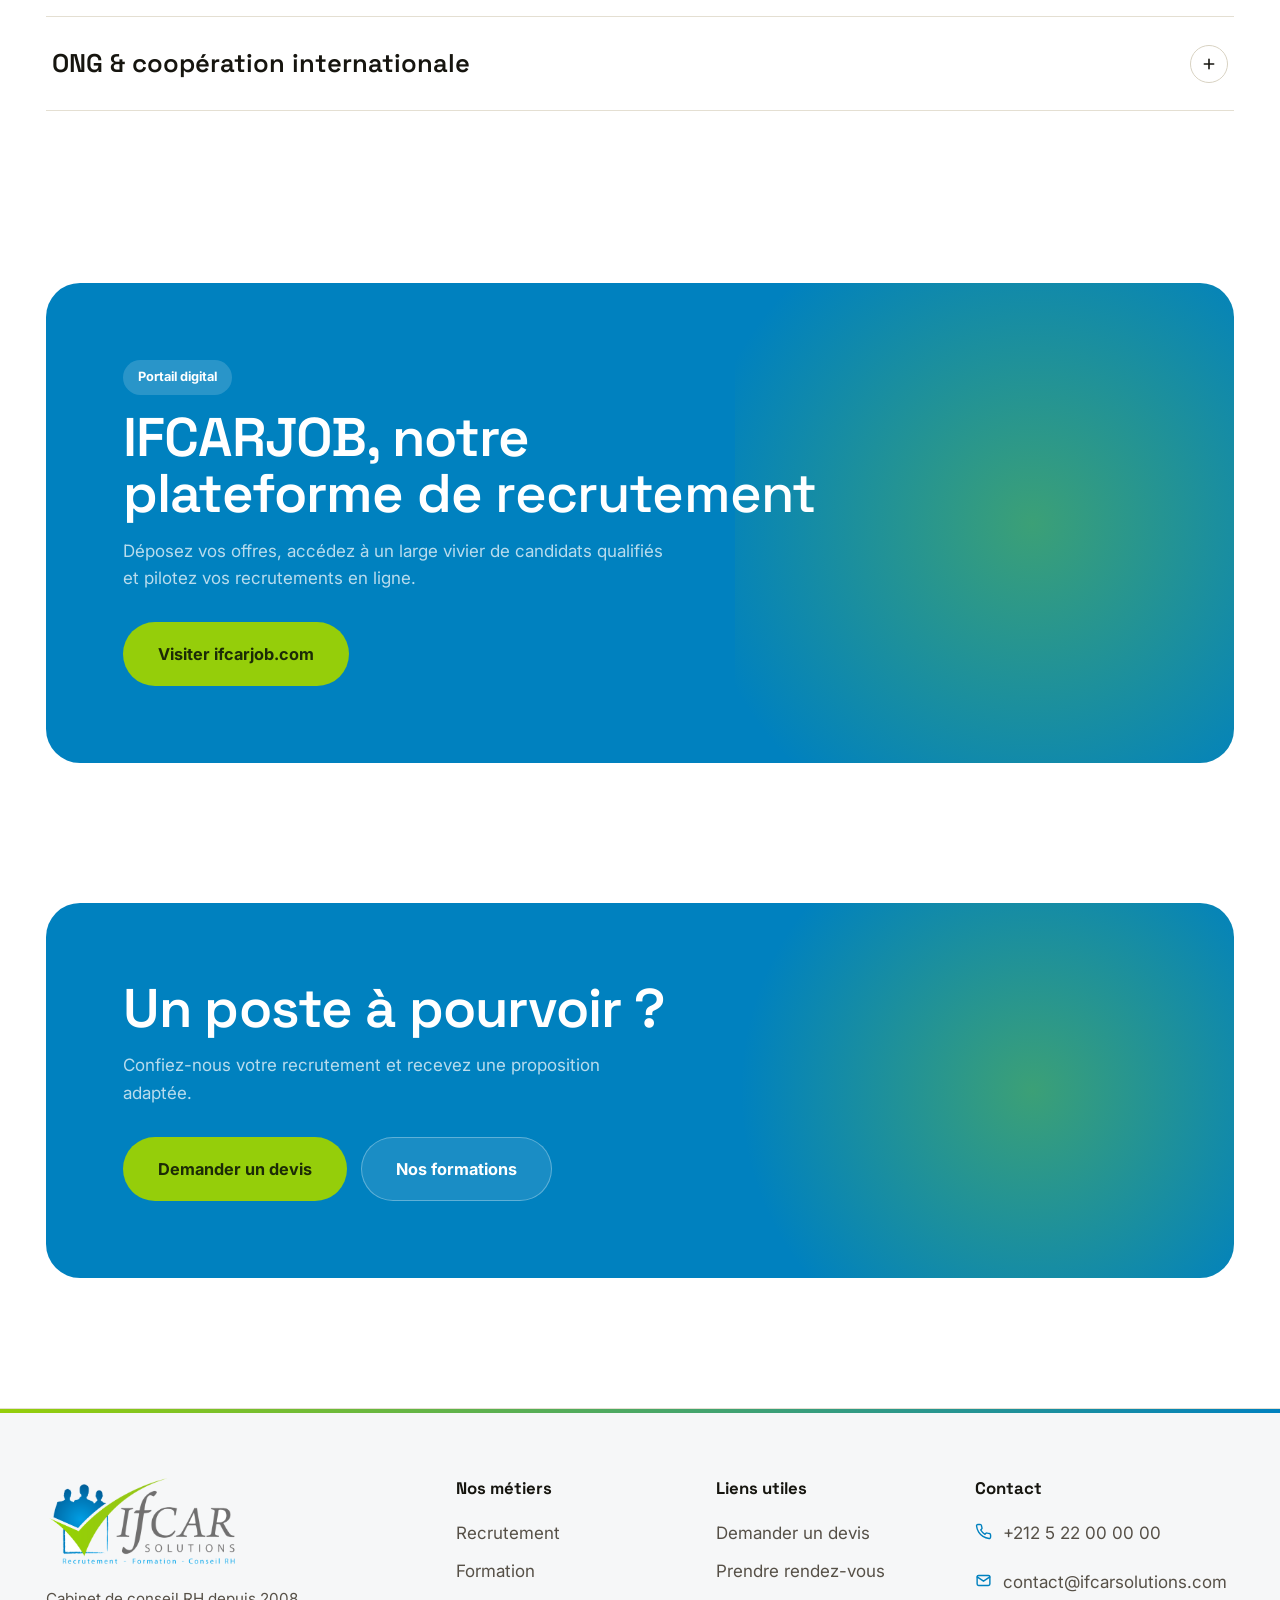
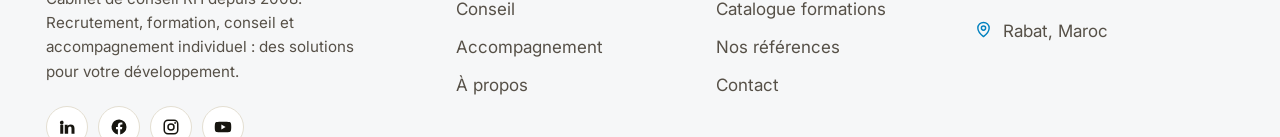
<file: recrutement.html>
<!DOCTYPE html>
<html lang="fr">
<head>
<meta charset="UTF-8" />
<meta name="viewport" content="width=device-width, initial-scale=1.0" />
<title>Recrutement — IFCAR Solutions | Privé, Public, ONG & Coopération</title>
<meta name="description" content="Recrutement IFCAR : privé (annonce, chasse de tête, mixte), public (concours, présélection, entretiens), ONG et coopération. Portail IFCARJOB." />
<meta name="theme-color" content="#fbfbf8" />
<link rel="canonical" href="https://www.ifcarsolutions.com/recrutement.html" />
<meta property="og:title" content="Recrutement — IFCAR Solutions | Privé, Public, ONG & Coopération" />
<link rel="icon" type="image/png" sizes="32x32" href="assets/img/favicon-32.png" />
<link rel="apple-touch-icon" href="assets/img/favicon.png" />
<link rel="manifest" href="site.webmanifest" />
<link rel="preconnect" href="https://fonts.googleapis.com" />
<link rel="preconnect" href="https://fonts.gstatic.com" crossorigin />
<link href="https://fonts.googleapis.com/css2?family=Space+Grotesk:wght@500;600;700&family=Inter:wght@400;500;600;700&display=swap" rel="stylesheet" />
<link rel="stylesheet" href="assets/css/style.css" />
</head>
<body>
<a class="skip" href="#main">Aller au contenu</a>
<header class="header">
  <div class="container"><div class="nav">
    <a target="_blank" rel="noopener" href="index.html" class="brand" aria-label="IFCAR Solutions"><img src="assets/img/logo.png" alt="IFCAR Solutions" /></a>
    <nav class="nav-desktop" aria-label="Navigation principale"><ul class="nav-list">
      <li><a target="_blank" rel="noopener" href="index.html" class="nav-link" data-page="index.html">Accueil</a></li>
      <li><a target="_blank" rel="noopener" href="a-propos.html" class="nav-link" data-page="a-propos.html">À propos</a></li>
      <li><a target="_blank" rel="noopener" href="recrutement.html" class="nav-link" data-page="recrutement.html">Recrutement</a></li>
      <li><a target="_blank" rel="noopener" href="formation.html" class="nav-link" data-page="formation.html">Formation</a></li>
      <li><a target="_blank" rel="noopener" href="conseil.html" class="nav-link" data-page="conseil.html">Conseil</a></li>
      <li><a target="_blank" rel="noopener" href="accompagnement.html" class="nav-link" data-page="accompagnement.html">Accompagnement</a></li>
    </ul></nav>
    <div class="nav-actions">
      <a target="_blank" rel="noopener" href="contact.html" class="btn btn--primary btn--sm">Contactez-nous</a>
      <button class="burger" aria-label="Menu" aria-expanded="false" aria-controls="mobile"><span></span><span></span><span></span></button>
    </div>
  </div></div>
</header>
<div class="mobile" id="mobile" aria-hidden="true"><div class="mobile__inner">
  <a target="_blank" rel="noopener" href="index.html" class="m-link" data-page="index.html"><i>01</i>Accueil</a>
  <a target="_blank" rel="noopener" href="a-propos.html" class="m-link" data-page="a-propos.html"><i>02</i>À propos</a>
  <a target="_blank" rel="noopener" href="recrutement.html" class="m-link" data-page="recrutement.html"><i>03</i>Recrutement</a>
  <a target="_blank" rel="noopener" href="formation.html" class="m-link" data-page="formation.html"><i>04</i>Formation</a>
  <a target="_blank" rel="noopener" href="conseil.html" class="m-link" data-page="conseil.html"><i>05</i>Conseil</a>
  <a target="_blank" rel="noopener" href="accompagnement.html" class="m-link" data-page="accompagnement.html"><i>06</i>Accompagnement</a>
  <a target="_blank" rel="noopener" href="contact.html" class="m-link" data-page="contact.html"><i>07</i>Contact</a>
  <div class="mobile__cta"><a target="_blank" rel="noopener" href="contact.html" class="btn btn--green btn--lg">Demander un devis</a><a target="_blank" rel="noopener" href="formation.html" class="btn btn--ghost-d btn--lg">Nos formations</a></div>
</div></div>
<main id="main">
<section class="page-hero"><div class="container">
  <nav class="crumb reveal"><a target="_blank" rel="noopener" href="index.html">Accueil</a><svg viewBox="0 0 24 24" fill="none" stroke="currentColor" stroke-width="2"><path d="m9 6 6 6-6 6" stroke-linecap="round" stroke-linejoin="round"/></svg><span>Recrutement</span></nav>
  <span class="eyebrow reveal" data-d="1">Recrutement</span>
  <h1 class="reveal balance" data-d="1">Trouvez les meilleurs <span class='it u-green'>talents</span></h1>
  <p class="reveal" data-d="2">Du privé aux institutions publiques, en passant par les ONG et la coopération internationale, nous mettons notre expertise et notre portail IFCARJOB au service de vos recrutements.</p>
</div></section>
<section class="section section--tight"><div class="container"><div class="split">
   <div class="split__media reveal"><img src="assets/img/recrutement-conseil.jpg" alt="Entretien de recrutement IFCAR" /></div>
   <div class="reveal" data-d="1"><span class="eyebrow">Notre approche</span><h2 class="balance">Un processus rigoureux, des candidats <span class="it u-green">alignés</span></h2><p class="muted mt-s">Sourcing multicanal, évaluation approfondie et connaissance fine des métiers pour des candidats parfaitement adaptés à votre culture.</p>
     <ul class="checks"><li><span class="tk"><svg viewBox="0 0 24 24" fill="none" stroke="currentColor" stroke-width="3"><path d="M20 6 9 17l-5-5" stroke-linecap="round" stroke-linejoin="round"/></svg></span><span>Analyse du besoin et définition du profil</span></li><li><span class="tk"><svg viewBox="0 0 24 24" fill="none" stroke="currentColor" stroke-width="3"><path d="M20 6 9 17l-5-5" stroke-linecap="round" stroke-linejoin="round"/></svg></span><span>Sourcing, présélection et évaluation</span></li><li><span class="tk"><svg viewBox="0 0 24 24" fill="none" stroke="currentColor" stroke-width="3"><path d="M20 6 9 17l-5-5" stroke-linecap="round" stroke-linejoin="round"/></svg></span><span>Organisation des entretiens et intégration</span></li></ul></div></div></div></section>
   <section class="section"><div class="container"><div class="sec-head reveal"><span class="eyebrow">Nos offres</span><h2>Une expertise <span class="it u-blue">par secteur</span></h2></div>
     <div class="acc reveal" data-single="true">
       <div class="acc-item open"><button class="acc-head">Secteur privé <span class="pl"><svg viewBox="0 0 24 24" fill="none" stroke="currentColor" stroke-width="2.4"><path d="M12 5v14M5 12h14" stroke-linecap="round"/></svg></span></button><div class="acc-body"><div class="acc-body__in"><ul><li><b>Recrutement par annonce</b> — diffusion multicanale et tri qualifié.</li><li><b>Chasse de tête</b> — approche directe et confidentielle des profils rares.</li><li><b>Approche mixte</b> — annonce + chasse pour un vivier optimal.</li></ul></div></div></div>
       <div class="acc-item"><button class="acc-head">Secteur public <span class="pl"><svg viewBox="0 0 24 24" fill="none" stroke="currentColor" stroke-width="2.4"><path d="M12 5v14M5 12h14" stroke-linecap="round"/></svg></span></button><div class="acc-body"><div class="acc-body__in"><ul><li><b>Gestion des concours</b> — organisation conforme à la réglementation.</li><li><b>Appels à candidature</b> — rédaction, diffusion et gestion.</li><li><b>Présélection</b> — évaluation objective sur critères.</li><li><b>Organisation des entretiens</b> — jurys et grilles d'évaluation.</li></ul></div></div></div>
       <div class="acc-item"><button class="acc-head">ONG &amp; coopération internationale <span class="pl"><svg viewBox="0 0 24 24" fill="none" stroke="currentColor" stroke-width="2.4"><path d="M12 5v14M5 12h14" stroke-linecap="round"/></svg></span></button><div class="acc-body"><div class="acc-body__in"><ul><li><b>Recrutement de projets</b> — mobilisation rapide d'équipes.</li><li><b>Assistance technique</b> — mise à disposition d'experts.</li><li><b>Conformité bailleurs</b> — processus alignés sur les exigences internationales.</li></ul></div></div></div>
     </div></div></section>
   <section class="section--tight"><div class="container"><div class="cta reveal"><div class="cta__in"><span class="tag-i" style="background:rgba(255,255,255,.16);color:#fff">Portail digital</span><h2 class="mt-s balance">IFCARJOB, notre plateforme de <span class="it" style="color:#fff">recrutement</span></h2><p>Déposez vos offres, accédez à un large vivier de candidats qualifiés et pilotez vos recrutements en ligne.</p><div class="btn-row"><a href="https://www.ifcarjob.com" target="_blank" rel="noopener" class="btn btn--green btn--lg">Visiter ifcarjob.com</a></div></div></div></div></section>
   <section class="section--tight"><div class="container"><div class="cta reveal"><div class="cta__in">
  <h2 class="balance">Un poste à pourvoir ?</h2><p>Confiez-nous votre recrutement et recevez une proposition adaptée.</p>
  <div class="btn-row"><a target="_blank" rel="noopener" href="contact.html" class="btn btn--green btn--lg">Demander un devis</a><a target="_blank" rel="noopener" href="formation.html" class="btn btn--ghost-d btn--lg">Nos formations</a></div>
</div></div></div></section></main>
<footer class="footer"><div class="container">
  <div class="footer__grid">
    <div class="footer__brand"><img src="assets/img/logo.png" alt="IFCAR Solutions" />
      <p>Cabinet de conseil RH depuis 2008. Recrutement, formation, conseil et accompagnement individuel : des solutions pour votre développement.</p>
      <div class="socials">
        <a href="#" aria-label="LinkedIn"><svg viewBox="0 0 24 24" fill="currentColor"><path d="M4.98 3.5A2.5 2.5 0 1 1 5 8.5a2.5 2.5 0 0 1-.02-5zM3 9h4v12H3zM9 9h3.8v1.7h.05c.53-1 1.83-2.05 3.77-2.05C20.5 8.65 22 10.8 22 14v7h-4v-6.2c0-1.5-.03-3.4-2.07-3.4-2.07 0-2.39 1.62-2.39 3.3V21H9z"/></svg></a>
        <a href="#" aria-label="Facebook"><svg viewBox="0 0 24 24" fill="currentColor"><path d="M22 12a10 10 0 1 0-11.5 9.9v-7H8v-2.9h2.5V9.8c0-2.5 1.5-3.9 3.8-3.9 1.1 0 2.2.2 2.2.2v2.5h-1.3c-1.2 0-1.6.8-1.6 1.6v1.8h2.8l-.45 2.9h-2.35v7A10 10 0 0 0 22 12z"/></svg></a>
        <a href="#" aria-label="Instagram"><svg viewBox="0 0 24 24" fill="none" stroke="currentColor" stroke-width="2"><rect x="3" y="3" width="18" height="18" rx="5"/><circle cx="12" cy="12" r="4"/><circle cx="17.5" cy="6.5" r="1.2" fill="currentColor" stroke="none"/></svg></a>
        <a href="#" aria-label="YouTube"><svg viewBox="0 0 24 24" fill="currentColor"><path d="M23 12s0-3.3-.4-4.8a2.5 2.5 0 0 0-1.8-1.8C19.3 5 12 5 12 5s-7.3 0-8.8.4a2.5 2.5 0 0 0-1.8 1.8C1 8.7 1 12 1 12s0 3.3.4 4.8a2.5 2.5 0 0 0 1.8 1.8C4.7 19 12 19 12 19s7.3 0 8.8-.4a2.5 2.5 0 0 0 1.8-1.8C23 15.3 23 12 23 12zM9.8 15.3V8.7l5.7 3.3z"/></svg></a>
      </div></div>
    <div><h5>Nos métiers</h5><ul><li><a target="_blank" rel="noopener" href="recrutement.html">Recrutement</a></li><li><a target="_blank" rel="noopener" href="formation.html">Formation</a></li><li><a target="_blank" rel="noopener" href="conseil.html">Conseil</a></li><li><a target="_blank" rel="noopener" href="accompagnement.html">Accompagnement</a></li><li><a target="_blank" rel="noopener" href="a-propos.html">À propos</a></li></ul></div>
    <div><h5>Liens utiles</h5><ul><li><a target="_blank" rel="noopener" href="contact.html">Demander un devis</a></li><li><a target="_blank" rel="noopener" href="contact.html">Prendre rendez-vous</a></li><li><a target="_blank" rel="noopener" href="formation.html">Catalogue formations</a></li><li><a target="_blank" rel="noopener" href="index.html#references">Nos références</a></li><li><a target="_blank" rel="noopener" href="contact.html">Contact</a></li></ul></div>
    <div><h5>Contact</h5><ul class="foot-contact">
      <li><svg viewBox="0 0 24 24" fill="none" stroke="currentColor" stroke-width="2"><path d="M22 16.9v3a2 2 0 0 1-2.2 2 19.8 19.8 0 0 1-8.6-3 19.5 19.5 0 0 1-6-6 19.8 19.8 0 0 1-3-8.6A2 2 0 0 1 4.1 2h3a2 2 0 0 1 2 1.7c.1 1 .4 1.9.7 2.8a2 2 0 0 1-.5 2.1L8.1 9.9a16 16 0 0 0 6 6l1.3-1.3a2 2 0 0 1 2.1-.4c.9.3 1.8.6 2.8.7a2 2 0 0 1 1.7 2z" stroke-linecap="round" stroke-linejoin="round"/></svg><a href="tel:+212522000000">+212 5 22 00 00 00</a></li>
      <li><svg viewBox="0 0 24 24" fill="none" stroke="currentColor" stroke-width="2"><rect x="3" y="5" width="18" height="14" rx="2"/><path d="m3 7 9 6 9-6" stroke-linecap="round" stroke-linejoin="round"/></svg><a href="mailto:contact@ifcarsolutions.com">contact@ifcarsolutions.com</a></li>
      <li><svg viewBox="0 0 24 24" fill="none" stroke="currentColor" stroke-width="2"><path d="M20 10c0 6-8 12-8 12s-8-6-8-12a8 8 0 0 1 16 0z" stroke-linecap="round" stroke-linejoin="round"/><circle cx="12" cy="10" r="3"/></svg><span>Rabat, Maroc</span></li>
    </ul></div>
  </div>
  <div class="footer__bottom"><span>&copy; <span id="year">2026</span> IFCAR Solutions. Tous droits r&eacute;serv&eacute;s.</span><span>Recrutement &middot; Formation &middot; Conseil RH</span></div>
</div></footer>
<a target="_blank" rel="noopener" href="contact.html" class="btn btn--green float-cta">Prendre RDV</a>
<script src="assets/js/main.js"></script>
</body></html>
</file>
<file: assets/css/style.css>
/* =================================================================
   IFCAR SOLUTIONS — Proposition 3
   Proposition 3 (révisée) · clair · police Space Grotesk + Inter · charte IFCAR
   Charte : Vert #95ce0a · Bleu #0081bf
   ================================================================= */

/* ---------- Tokens ---------- */
:root {
  --green: #95ce0a;
  --green-ink: #5f8a04;       /* lisible sur clair */
  --green-soft: #eef7d6;
  --blue: #0081bf;
  --blue-ink: #006699;
  --blue-soft: #e2f0f8;

  --paper: #ffffff;           /* fond clair — maquette 5 */
  --paper-2: #f4f6f7;         /* panneau */
  --ink: #16150f;             /* texte / footer */
  --ink-2: #565047;           /* texte secondaire */
  --line: #e4dfd2;
  --line-2: #d8d2c2;
  --white: #ffffff;

  --r: 14px;
  --r-lg: 24px;
  --r-xl: 34px;
  --pill: 999px;
  --container: 1240px;
  --ease: cubic-bezier(.16,1,.3,1);
  --ease2: cubic-bezier(.7,0,.2,1);

  --shadow: 0 18px 50px -24px rgba(22,21,15,.3);
  --shadow-sm: 0 6px 22px -12px rgba(22,21,15,.25);

  --font-display: "Space Grotesk", system-ui, sans-serif;
  --font-body: "Inter", system-ui, sans-serif;
}

*,*::before,*::after { box-sizing: border-box; }
* { margin: 0; }
html { scroll-behavior: smooth; -webkit-text-size-adjust: 100%; scroll-padding-top: 100px; overflow-x: hidden; }
body { font-family: var(--font-body); background: var(--paper); color: var(--ink); line-height: 1.6; font-size: 17px; overflow-x: hidden;
  -webkit-font-smoothing: antialiased; }
img,svg,video { display: block; max-width: 100%; height: auto; }
a { color: inherit; text-decoration: none; }
ul { list-style: none; padding: 0; }
button,input,textarea,select { font: inherit; color: inherit; }
h1,h2,h3,h4 { font-family: var(--font-display); font-weight: 600; line-height: 1.04; letter-spacing: -.015em; font-optical-sizing: auto; }
:focus-visible { outline: 2px solid var(--blue); outline-offset: 3px; }

/* fond blanc sobre — voile à peine perceptible */
body::before { content:""; position: fixed; inset: 0; z-index: -1; pointer-events: none; opacity: .4;
  background:
    radial-gradient(34vw 34vw at 94% -8%, rgba(149,206,10,.035), transparent 72%),
    radial-gradient(38vw 38vw at -6% 106%, rgba(0,129,191,.03), transparent 72%); }

/* ---------- Layout ---------- */
.container { width: 100%; max-width: var(--container); margin-inline: auto; padding-inline: 26px; }
.section { position: relative; padding-block: clamp(60px, 8vw, 120px); }
.section--tight { padding-block: clamp(40px, 6vw, 70px); }
.grid { display: grid; gap: 24px; }
@media (min-width:760px){ .g-2{ grid-template-columns: repeat(2,1fr);} }
@media (min-width:960px){ .g-3{ grid-template-columns: repeat(3,1fr);} .g-4{ grid-template-columns: repeat(4,1fr);} }
@media (max-width:959px){ .g-4{ grid-template-columns: repeat(2,1fr);} }
.rule { height: 1px; background: var(--line); border: 0; }

/* ---------- Typo ---------- */
.eyebrow { display: inline-flex; align-items: center; gap: 10px; font-family: var(--font-body); font-weight: 700;
  font-size: .74rem; letter-spacing: .18em; text-transform: uppercase; color: var(--ink-2); margin-bottom: 20px; }
.eyebrow .ix { font-family: var(--font-display); color: var(--green-ink); font-style: normal; font-weight: 600; }
.eyebrow::before { content:""; width: 24px; height: 8px; background: var(--green); border-radius: 2px; }
h1,.h1 { font-size: clamp(2.6rem, 6.5vw, 5.2rem); font-weight: 600; }
h2,.h2 { font-size: clamp(2rem, 4.4vw, 3.5rem); }
h3 { font-size: clamp(1.25rem, 2vw, 1.5rem); }
.it { font-style: normal; font-weight: 500; }
.u-green { color: var(--green-ink); } .u-blue { color: var(--blue-ink); }
.lead { font-size: clamp(1.08rem, 1.6vw, 1.3rem); color: var(--ink-2); font-weight: 500; }
.muted { color: var(--ink-2); }
.sec-head { max-width: 760px; margin-bottom: 54px; }
.sec-head.c { margin-inline: auto; text-align: center; }
.balance { text-wrap: balance; }
/* underline accent (hand-drawn vibe) */
.mark { position: relative; white-space: nowrap; }
.mark::after { content:""; position: absolute; left: -2px; right: -2px; bottom: .04em; height: .34em; background: var(--green); opacity: .5; z-index: -1; border-radius: 3px; transform: rotate(-.6deg); }
.mark.blue::after { background: var(--blue); opacity: .28; }

/* ---------- Buttons ---------- */
.btn { position: relative; display: inline-flex; align-items: center; justify-content: center; gap: 10px; overflow: hidden;
  font-family: var(--font-body); font-weight: 700; font-size: .96rem; padding: 15px 26px; border-radius: var(--pill);
  border: 1.5px solid transparent; cursor: pointer; transition: transform .35s var(--ease), box-shadow .35s, background .3s, color .3s, border-color .3s; white-space: nowrap; }
.btn svg { width: 18px; height: 18px; transition: transform .35s var(--ease); }
.btn--primary { background: var(--blue); color: var(--paper); }
.btn--primary:hover { transform: translateY(-3px); box-shadow: var(--shadow); }
.btn--primary:hover svg { transform: translateX(4px); }
.btn--green { background: var(--green); color: #1c2b06; }
.btn--green:hover { transform: translateY(-3px); box-shadow: 0 16px 34px -14px rgba(149,206,10,.7); }
.btn--line { background: transparent; color: var(--ink); border-color: var(--line-2); }
.btn--line:hover { border-color: var(--ink); transform: translateY(-3px); }
.btn--ghost-d { background: rgba(255,255,255,.1); color: #fff; border-color: rgba(255,255,255,.3); }
.btn--ghost-d:hover { background: rgba(255,255,255,.2); }
.btn--lg { padding: 18px 34px; font-size: 1.02rem; }
.btn--sm { padding: 11px 20px; font-size: .88rem; }
.btn-row { display: flex; flex-wrap: wrap; gap: 14px; }

/* ---------- Header ---------- */
.header { position: fixed; top: 0; left: 0; right: 0; z-index: 200; transition: transform .5s var(--ease); }
.header.hidden { transform: translateY(-110%); }
.header::after { content:""; position: absolute; inset: 0; z-index: -1; opacity: 0; transition: opacity .4s;
  background: rgba(255,255,255,.85); backdrop-filter: blur(14px) saturate(140%); border-bottom: 1px solid var(--line); }
.header.scrolled::after { opacity: 1; }
.nav { display: flex; align-items: center; justify-content: space-between; gap: 20px; height: 110px; transition: height .4s var(--ease); }
.scrolled .nav { height: 86px; }
.brand { display: flex; align-items: center; flex-shrink: 0; }
.brand img { height: 92px; width: auto; transition: height .4s var(--ease); }
.scrolled .brand img { height: 72px; }
@media (max-width:560px){ .brand img { height: 66px; } }
.nav-desktop { display: flex; }
.nav-list { display: flex; align-items: center; gap: 4px; }
.nav-link { position: relative; font-family: var(--font-body); font-weight: 600; font-size: 1.06rem; color: var(--ink); padding: 8px 16px; white-space: nowrap; }
.nav-link::after { content:""; position: absolute; left: 14px; right: 14px; bottom: 2px; height: 2px; background: var(--blue); transform: scaleX(0); transform-origin: right; transition: transform .35s var(--ease); }
.nav-link:hover::after { transform: scaleX(1); transform-origin: left; }
.nav-link.active { color: var(--green-ink); }
.nav-link.active::after { background: var(--green); transform: scaleX(1); }
.nav-actions { display: flex; align-items: center; gap: 12px; flex-shrink: 0; }
.burger { display: none; width: 48px; height: 48px; border-radius: 50%; border: 1.5px solid var(--line-2); background: var(--paper); cursor: pointer; position: relative; }
.burger span { position: absolute; left: 14px; width: 20px; height: 2px; background: var(--blue); border-radius: 2px; transition: .35s var(--ease); }
.burger span:nth-child(1){ top: 18px; } .burger span:nth-child(2){ top: 23px; } .burger span:nth-child(3){ top: 28px; }
.burger[aria-expanded="true"] span:nth-child(1){ top:23px; transform: rotate(45deg);}
.burger[aria-expanded="true"] span:nth-child(2){ opacity:0;}
.burger[aria-expanded="true"] span:nth-child(3){ top:23px; transform: rotate(-45deg);}
@media (max-width:1040px){ .nav-desktop{ display:none;} .burger{ display:block;} .nav-actions .btn{ display:none;} }

.mobile { position: fixed; inset: 0; z-index: 190; background: var(--blue); color: var(--paper);
  transform: translateY(-100%); transition: transform .6s var(--ease2), visibility 0s linear .6s; display: flex; flex-direction: column; overflow-y: auto; visibility: hidden; }
.mobile.open { transform: translateY(0); visibility: visible; transition: transform .6s var(--ease2), visibility 0s; }
.mobile__inner { padding: 110px 30px 40px; display: flex; flex-direction: column; min-height: 100%; }
.mobile a.m-link { font-family: var(--font-display); font-weight: 500; font-size: clamp(2rem,9vw,2.8rem); color: var(--paper); padding: 12px 0; border-bottom: 1px solid rgba(255,255,255,.14);
  display: flex; align-items: baseline; gap: 16px; opacity: 0; transform: translateY(20px); }
.mobile a.m-link i { font-family: var(--font-body); font-style: normal; font-size: .8rem; color: var(--green); font-weight: 700; }
.mobile.open a.m-link { animation: mUp .5s var(--ease) forwards; }
.mobile a.m-link:nth-child(1){animation-delay:.06s} .mobile a.m-link:nth-child(2){animation-delay:.11s} .mobile a.m-link:nth-child(3){animation-delay:.16s} .mobile a.m-link:nth-child(4){animation-delay:.21s} .mobile a.m-link:nth-child(5){animation-delay:.26s} .mobile a.m-link:nth-child(6){animation-delay:.31s} .mobile a.m-link:nth-child(7){animation-delay:.36s}
@keyframes mUp { to { opacity:1; transform:none; } }
.mobile__cta { margin-top: auto; display: grid; gap: 12px; padding-top: 28px; }

/* ---------- Hero ---------- */
.hero { padding-top: 124px; padding-bottom: clamp(26px,3.5vw,48px); position: relative; }
.hero__top { display: flex; justify-content: space-between; align-items: flex-end; gap: 24px; flex-wrap: wrap; margin-bottom: 16px; }
.hero h1 { font-size: clamp(2.3rem, 5.8vw, 4.5rem); font-weight: 600; letter-spacing: -.02em; }
.hero h1 .row2 { display: inline-flex; align-items: center; gap: .25em; flex-wrap: wrap; }
/* rotating word */
.rotor { display: inline-grid; vertical-align: bottom; height: 1.05em; overflow: hidden; color: var(--green-ink); font-style: normal; }
.rotor span { grid-area: 1/1; transform: translateY(110%); opacity: 0; transition: transform .6s var(--ease), opacity .6s; }
.rotor span.in { transform: translateY(0); opacity: 1; }
.rotor span.out { transform: translateY(-110%); opacity: 0; }
.hero__sub { display: grid; gap: 30px; align-items: end; margin-top: 20px; }
@media (min-width:900px){ .hero__sub { grid-template-columns: 1.2fr 1fr; } }
.hero__sub p { font-size: clamp(1.05rem,1.5vw,1.22rem); color: var(--ink-2); max-width: 520px; }
.hero__media { margin-top: 46px; position: relative; border-radius: var(--r-xl); overflow: hidden; border: 1px solid var(--line); }
.hero__media img { width: 100%; height: clamp(280px, 42vw, 540px); object-fit: cover; }
.hero__media .tagchip { position: absolute; top: 20px; left: 20px; background: var(--paper); border-radius: var(--pill); padding: 10px 18px; font-weight: 700; font-size: .85rem; box-shadow: var(--shadow-sm); display: flex; align-items: center; gap: 9px; }
.hero__media .tagchip .d { width: 8px; height: 8px; border-radius: 50%; background: var(--green); }

/* ---------- Ticker ---------- */
.ticker { border-block: 1.5px solid var(--ink); overflow: hidden; padding: 16px 0; background: var(--blue); color: var(--paper); }
.ticker__track { display: flex; width: max-content; animation: tick 30s linear infinite; }
.ticker:hover .ticker__track { animation-play-state: paused; }
.ticker__g { display: flex; flex-shrink: 0; }
.ticker__i { font-family: var(--font-display); font-style: normal; font-size: clamp(1.4rem,3vw,2.2rem); padding: 0 28px; display: inline-flex; align-items: center; gap: 28px; }
.ticker__i::after { content:"✦"; color: var(--green); font-style: normal; font-size: .7em; }
@keyframes tick { to { transform: translateX(-50%); } }

/* ---------- Numbered list (métiers) ---------- */
.numlist { border-top: 1px solid var(--line); }
.numrow { display: grid; grid-template-columns: auto 1fr auto; gap: 24px; align-items: center; padding: 30px 10px; border-bottom: 1px solid var(--line);
  position: relative; transition: padding .4s var(--ease), color .4s; overflow: hidden; }
.numrow::before { content:""; position: absolute; inset: 0; background: var(--blue); transform: translateY(101%); transition: transform .5s var(--ease); z-index: 0; }
.numrow > * { position: relative; z-index: 1; }
.numrow:hover::before { transform: translateY(0); }
.numrow:hover { color: var(--paper); padding-left: 24px; }
.numrow .nn { font-family: var(--font-display); font-size: clamp(1.4rem,2.5vw,2rem); color: var(--ink-2); transition: color .4s; }
.numrow:hover .nn { color: var(--green); }
.numrow .nt h3 { font-size: clamp(1.6rem,3.5vw,2.6rem); font-weight: 600; }
.numrow .nt p { color: var(--ink-2); margin-top: 6px; max-width: 560px; transition: color .4s; }
.numrow:hover .nt p { color: rgba(255,255,255,.7); }
.numrow .ng { width: 54px; height: 54px; border-radius: 50%; border: 1.5px solid var(--line-2); display: grid; place-items: center; flex-shrink: 0; transition: .4s var(--ease); }
.numrow .ng svg { width: 20px; height: 20px; transition: transform .4s var(--ease); }
.numrow:hover .ng { background: var(--green); border-color: var(--green); color: #1c2b06; }
.numrow:hover .ng svg { transform: translate(3px,-3px); }
@media (max-width:680px){ .numrow{ grid-template-columns: auto 1fr; } .numrow .ng{ display:none; } }

/* ---------- Editorial cards ---------- */
.ecard { background: var(--white); border: 1px solid var(--line); border-radius: var(--r-lg); padding: 32px; height: 100%; transition: transform .4s var(--ease), box-shadow .4s; }
.ecard:hover { transform: translateY(-6px); box-shadow: var(--shadow); }
.ecard .ic { width: 56px; height: 56px; border-radius: 14px; background: var(--green-soft); color: var(--green-ink); display: grid; place-items: center; margin-bottom: 22px; }
.ecard.blue .ic { background: var(--blue-soft); color: var(--blue-ink); }
.ecard .ic svg { width: 27px; height: 27px; }
.ecard h3 { margin-bottom: 10px; }
.ecard p { color: var(--ink-2); font-size: .98rem; }
.ecard .more { display: inline-flex; align-items: center; gap: 8px; margin-top: 18px; font-weight: 700; font-size: .9rem; color: var(--green-ink); }
.ecard .more svg { width: 16px; height: 16px; transition: transform .3s var(--ease); }
.ecard:hover .more svg { transform: translateX(5px); }

/* image cards */
.imgcard { position: relative; border-radius: var(--r-lg); overflow: hidden; border: 1px solid var(--line); }
.imgcard img { width: 100%; aspect-ratio: 4/3; object-fit: cover; transition: transform .8s var(--ease); }
.imgcard:hover img { transform: scale(1.06); }
.imgcard__cap { position: absolute; left: 16px; bottom: 16px; right: 16px; background: var(--paper); border-radius: var(--r); padding: 14px 18px; display: flex; align-items: center; justify-content: space-between; gap: 12px; box-shadow: var(--shadow-sm); }
.imgcard__cap strong { font-family: var(--font-display); font-size: 1.1rem; }

/* ---------- Split / sticky ---------- */
.split { display: grid; gap: clamp(32px,5vw,70px); align-items: center; }
@media (min-width:920px){ .split{ grid-template-columns: 1fr 1fr; } .split.rev .split__media{ order: 2; } }
.split__media { border-radius: var(--r-xl); overflow: hidden; border: 1px solid var(--line); position: relative; }
.split__media img { width: 100%; aspect-ratio: 4/3.3; object-fit: cover; transition: transform .8s var(--ease); }
.split__media:hover img { transform: scale(1.05); }
.sticky-col { position: sticky; top: 120px; }

.checks { display: grid; gap: 14px; margin-top: 26px; }
.checks li { display: flex; gap: 14px; align-items: flex-start; }
.checks .tk { flex-shrink: 0; width: 26px; height: 26px; border-radius: 7px; background: var(--green); color: #1c2b06; display: grid; place-items: center; margin-top: 1px; }
.checks .tk svg { width: 15px; height: 15px; }

/* ---------- Stats ---------- */
.stats { display: grid; gap: 0; grid-template-columns: repeat(2,1fr); border: 1px solid var(--line); border-radius: var(--r-lg); overflow: hidden; background: var(--white); }
@media (min-width:820px){ .stats{ grid-template-columns: repeat(4,1fr); } }
.stat { padding: 36px 24px; border-right: 1px solid var(--line); border-bottom: 1px solid var(--line); }
.stat .n { font-family: var(--font-display); font-weight: 600; font-size: clamp(2.4rem,4.5vw,3.6rem); line-height: 1; color: var(--ink); }
.stat .n em { color: var(--green-ink); font-style: normal; }
.stat .l { color: var(--ink-2); margin-top: 10px; font-size: .94rem; }

/* ---------- Accordion ---------- */
.acc { border-top: 1px solid var(--line); }
.acc-item { border-bottom: 1px solid var(--line); }
.acc-head { width: 100%; display: flex; align-items: center; justify-content: space-between; gap: 16px; padding: 26px 6px; background: none; border: 0; cursor: pointer; text-align: left;
  font-family: var(--font-display); font-weight: 600; font-size: clamp(1.2rem,2.3vw,1.6rem); color: var(--ink); transition: color .3s; }
.acc-head:hover { color: var(--green-ink); }
.acc-head .pl { flex-shrink: 0; width: 38px; height: 38px; border-radius: 50%; border: 1.5px solid var(--line-2); display: grid; place-items: center; transition: .4s var(--ease); }
.acc-head .pl svg { width: 16px; height: 16px; }
.acc-item.open .pl { transform: rotate(135deg); background: var(--green); border-color: var(--green); color: #1c2b06; }
.acc-body { max-height: 0; overflow: hidden; transition: max-height .45s var(--ease); }
.acc-body__in { padding: 0 6px 28px; color: var(--ink-2); }
.acc-body__in ul { display: grid; gap: 12px; }
.acc-body__in li { display: flex; gap: 12px; }
.acc-body__in li::before { content:""; flex-shrink: 0; margin-top: 9px; width: 7px; height: 7px; border-radius: 2px; background: var(--green); }
.acc-body__in b { color: var(--ink); }

/* ---------- Quotes ---------- */
.quote { background: var(--white); border: 1px solid var(--line); border-radius: var(--r-lg); padding: 34px; height: 100%; display: flex; flex-direction: column; }
.quote p { font-family: var(--font-display); font-size: 1.18rem; line-height: 1.45; color: var(--ink); }
.quote .who { display: flex; align-items: center; gap: 13px; margin-top: auto; padding-top: 24px; }
.quote .av { width: 46px; height: 46px; border-radius: 50%; background: var(--blue); color: var(--paper); display: grid; place-items: center; font-family: var(--font-display); font-weight: 600; }
.quote .who strong { display: block; font-size: .95rem; }
.quote .who span { font-size: .82rem; color: var(--ink-2); }
.quote .stars { color: var(--green); margin-bottom: 16px; letter-spacing: 3px; }

/* ---------- Clients marquee ---------- */
.logos { overflow: hidden; -webkit-mask: linear-gradient(90deg, transparent, #000 8%, #000 92%, transparent); mask: linear-gradient(90deg, transparent, #000 8%, #000 92%, transparent); }
.logos__track { display: flex; gap: 14px; width: max-content; animation: tick var(--d,40s) linear infinite; }
.logos[data-dir="r"] .logos__track { animation-direction: reverse; }
.logos:hover .logos__track { animation-play-state: paused; }
.logos__g { display: flex; gap: 14px; flex-shrink: 0; }
.logo-chip { height: 88px; min-width: 200px; display: grid; place-items: center; padding: 0 26px; background: var(--white); border: 1px solid var(--line); border-radius: var(--r); }
.logo-chip img { height: 42px; filter: grayscale(1); opacity: .55; transition: .4s var(--ease); }
.logo-chip:hover img { filter: none; opacity: 1; }
.ref-block + .ref-block { margin-top: 22px; }
.ref-block h4 { font-family: var(--font-display); font-style: normal; font-size: 1.15rem; color: var(--ink); margin-bottom: 16px; }

/* ---------- Domain pills / tags ---------- */
.pills { display: flex; flex-wrap: wrap; gap: 12px; }
.pill-tag { padding: 12px 22px; border-radius: var(--pill); background: var(--white); border: 1px solid var(--line); font-weight: 600; font-size: .94rem; transition: .3s var(--ease); }
.pill-tag:hover { background: var(--blue); color: var(--paper); transform: translateY(-3px); }
.domain-grid { display: grid; gap: 14px; grid-template-columns: repeat(auto-fill, minmax(190px,1fr)); }
.domain { display: flex; align-items: center; gap: 14px; padding: 18px 20px; border-radius: var(--r); background: var(--white); border: 1px solid var(--line); transition: .35s var(--ease); }
.domain:hover { transform: translateY(-4px); box-shadow: var(--shadow-sm); }
.domain .ic { width: 44px; height: 44px; flex-shrink: 0; border-radius: 11px; background: var(--green-soft); color: var(--green-ink); display: grid; place-items: center; }
.domain:nth-child(even) .ic { background: var(--blue-soft); color: var(--blue-ink); }
.domain .ic svg { width: 21px; height: 21px; }
.domain strong { font-family: var(--font-display); font-size: 1.02rem; }

/* values */
.val { padding: 30px; border-radius: var(--r-lg); background: var(--white); border: 1px solid var(--line); height: 100%; transition: .4s var(--ease); }
.val:hover { transform: translateY(-5px); box-shadow: var(--shadow); }
.val .vn { font-family: var(--font-display); font-style: normal; font-size: 2rem; color: var(--green-ink); margin-bottom: 14px; }
.val h3 { font-size: 1.2rem; margin-bottom: 10px; }
.val p { color: var(--ink-2); font-size: .96rem; }

/* timeline */
.timeline { position: relative; padding-left: 32px; }
.timeline::before { content:""; position: absolute; left: 7px; top: 6px; bottom: 6px; width: 2px; background: var(--line-2); }
.tl { position: relative; padding-bottom: 32px; }
.tl:last-child { padding-bottom: 0; }
.tl::before { content:""; position: absolute; left: -32px; top: 3px; width: 16px; height: 16px; border-radius: 50%; background: var(--green); border: 3px solid var(--paper); }
.tl .yr { font-family: var(--font-display); font-style: normal; font-size: 1.3rem; color: var(--green-ink); }
.tl h4 { margin: 2px 0 6px; font-size: 1.15rem; }
.tl p { color: var(--ink-2); font-size: .96rem; }

/* ---------- CTA color block ---------- */
.cta { position: relative; overflow: hidden; border-radius: var(--r-xl); padding: clamp(46px,6vw,84px); background: var(--blue); color: var(--paper); }
.cta::before { content:""; position: absolute; right: -8%; top: -40%; width: 50%; height: 180%; background: radial-gradient(circle, rgba(149,206,10,.4), transparent 65%); }
.cta__in { position: relative; max-width: 720px; }
.cta h2 { color: var(--paper); font-size: clamp(2rem,4.5vw,3.4rem); }
.cta p { color: rgba(255,255,255,.72); margin: 16px 0 30px; max-width: 540px; }

/* ---------- Forms ---------- */
.form { background: var(--white); border: 1px solid var(--line); border-radius: var(--r-lg); padding: clamp(26px,4vw,42px); }
.field { margin-bottom: 18px; }
.field label { display: block; font-weight: 700; font-size: .85rem; margin-bottom: 8px; }
.field label i { color: var(--green-ink); font-style: normal; }
.field input,.field select,.field textarea { width: 100%; padding: 14px 16px; border-radius: 11px; background: #f4f6f7; border: 1.5px solid var(--line); color: var(--ink); font-size: .98rem; transition: border-color .25s, box-shadow .25s, background .25s; }
.field input::placeholder,.field textarea::placeholder { color: #9a9384; }
.field input:focus,.field select:focus,.field textarea:focus { outline: none; border-color: var(--ink); background: var(--white); }
.field textarea { resize: vertical; min-height: 130px; }
.field-row { display: grid; gap: 18px; }
@media (min-width:620px){ .field-row{ grid-template-columns: 1fr 1fr; } }
.consent { display: flex; gap: 12px; align-items: flex-start; font-size: .85rem; color: var(--ink-2); margin: 4px 0 22px; }
.consent input { width: 20px; height: 20px; flex-shrink: 0; margin-top: 2px; accent-color: var(--green-ink); }
.form-msg { display: none; padding: 14px 18px; border-radius: 11px; margin-bottom: 18px; font-size: .92rem; }
.form-msg.ok { display: block; background: var(--green-soft); border: 1px solid #cfe89a; color: var(--green-ink); }
.note { font-size: .8rem; color: var(--ink-2); margin-top: 14px; text-align: center; }

.info { display: grid; gap: 18px; }
.info-item { display: flex; gap: 15px; align-items: flex-start; }
.info-item .ic { flex-shrink: 0; width: 48px; height: 48px; border-radius: 12px; background: var(--green-soft); color: var(--green-ink); display: grid; place-items: center; }
.info-item .ic svg { width: 22px; height: 22px; }
.info-item strong { font-family: var(--font-display); display: block; font-size: 1rem; }
.info-item a,.info-item span { color: var(--ink-2); font-size: .96rem; }
.info-item a:hover { color: var(--ink); }
.portal-link { display: flex; align-items: center; gap: 12px; padding: 13px 16px; border-radius: 13px; background: var(--white); border: 1px solid var(--line); margin-bottom: 11px; transition: .3s var(--ease); }
.portal-link:hover { transform: translateY(-3px); box-shadow: var(--shadow-sm); }
.portal-link .pic { width: 38px; height: 38px; border-radius: 10px; background: var(--blue); color: var(--paper); display: grid; place-items: center; font-family: var(--font-display); font-weight: 600; font-size: .78rem; flex-shrink: 0; }
.portal-link strong { font-family: var(--font-display); font-size: .95rem; display: block; }
.portal-link small { color: var(--ink-2); font-size: .78rem; }

/* ---------- Footer (clair & léger) ---------- */
.footer { position: relative; background: #f6f7f8; color: var(--ink-2); margin-top: 60px; padding-top: 66px; border-top: 1px solid var(--line); }
.footer::before { content:""; position: absolute; top: 0; left: 0; right: 0; height: 4px; background: linear-gradient(90deg, var(--green), var(--blue)); }
.footer a { color: var(--ink-2); transition: color .25s; }
.footer a:hover { color: var(--blue-ink); }
.footer__grid { display: grid; gap: 44px; grid-template-columns: 1.7fr 1fr 1fr 1.2fr; }
@media (max-width:900px){ .footer__grid{ grid-template-columns: 1fr 1fr; } }
@media (max-width:560px){ .footer__grid{ grid-template-columns: 1fr; } }
.footer__brand img { height: 92px; width: auto; margin-bottom: 20px; }
.footer__brand p { font-size: .95rem; max-width: 320px; color: var(--ink-2); }
.footer h5 { font-family: var(--font-display); font-style: normal; color: var(--ink); font-size: 1.05rem; margin-bottom: 18px; }
.footer ul { display: grid; gap: 11px; }
.socials { display: flex; gap: 10px; margin-top: 22px; }
.socials a { width: 42px; height: 42px; border-radius: 50%; background: #fff; border: 1px solid var(--line); display: grid; place-items: center; color: var(--ink); transition: .3s var(--ease); }
.socials a:hover { background: var(--blue); border-color: var(--blue); color: #fff; transform: translateY(-3px); }
.socials svg { width: 18px; height: 18px; }
.foot-contact li { display: flex; gap: 11px; align-items: flex-start; margin-bottom: 11px; color: var(--ink-2); }
.foot-contact svg { width: 17px; height: 17px; color: var(--blue); flex-shrink: 0; margin-top: 3px; }
.footer__bottom { margin-top: 52px; border-top: 1px solid var(--line); padding: 24px 0; display: flex; flex-wrap: wrap; gap: 12px; justify-content: space-between; font-size: .85rem; color: var(--ink-2); }

/* ---------- page hero ---------- */
.page-hero { padding: 150px 0 50px; }
.page-hero h1 { font-size: clamp(2.6rem,6vw,4.6rem); }
.page-hero p { max-width: 620px; margin-top: 22px; color: var(--ink-2); font-size: 1.12rem; }
.crumb { display: inline-flex; gap: 8px; align-items: center; font-size: .82rem; color: var(--ink-2); margin-bottom: 22px; font-weight: 600; }
.crumb a:hover { color: var(--green-ink); }
.crumb svg { width: 13px; height: 13px; }

/* ---------- Reveal (mask up) ---------- */
.reveal { opacity: 0; transform: translateY(28px); transition: opacity .8s var(--ease), transform .8s var(--ease); }
.reveal.in { opacity: 1; transform: none; }
[data-d="1"]{transition-delay:.08s}[data-d="2"]{transition-delay:.16s}[data-d="3"]{transition-delay:.24s}[data-d="4"]{transition-delay:.32s}[data-d="5"]{transition-delay:.4s}
.reveal-line { overflow: hidden; }
.reveal-line > * { display: inline-block; transform: translateY(105%); transition: transform .9s var(--ease); }
.reveal-line.in > * { transform: none; }
@media (prefers-reduced-motion: reduce){ .reveal,.reveal-line>*{ opacity:1; transform:none; } .ticker__track,.logos__track,.rotor span{ animation:none; } html{ scroll-behavior:auto; } }

/* ---------- utils ---------- */
.center{ text-align:center; } .mt-s{margin-top:14px} .mt{margin-top:28px} .mt-l{margin-top:46px}
.mx-auto{margin-inline:auto} .maxw{max-width:720px}
.skip{ position:absolute; left:-9999px; top:0; background: var(--blue); color:#fff; padding:10px 16px; z-index:300; } .skip:focus{ left:0; }
.float-cta{ position:fixed; right:22px; bottom:22px; z-index:150; box-shadow:var(--shadow); }
@media (max-width:560px){ .float-cta{ right:16px; bottom:16px; } }
.tag-i { display:inline-flex; align-items:center; gap:8px; padding:7px 15px; border-radius:var(--pill); background:var(--green-soft); color:var(--green-ink); font-weight:700; font-size:.8rem; }
.feature-row { display:grid; gap:20px; } @media(min-width:760px){ .feature-row{ grid-template-columns:repeat(3,1fr);} }

/* ===== Références — bande unique multi-secteurs (hero) ===== */
.hero__sub--solo { display: block; }
.hero__sub--solo p { max-width: 660px; }
.refstrip { margin-top: clamp(18px, 2.6vw, 30px); }
.refstrip__head { display: flex; align-items: center; gap: 18px 22px; flex-wrap: wrap; margin-bottom: 20px; }
.rf-legend { display: flex; flex-wrap: wrap; gap: 10px; }
.rf-tag { font-family: var(--font-body); font-weight: 700; font-size: .78rem; letter-spacing: .01em; padding: 7px 14px 7px 28px; border-radius: var(--pill); position: relative; }
.rf-tag::before { content: ""; position: absolute; left: 12px; top: 50%; transform: translateY(-50%); width: 9px; height: 9px; border-radius: 50%; }
.rf-tag.g { background: var(--green-soft); color: var(--green-ink); } .rf-tag.g::before { background: var(--green); }
.rf-tag.b { background: var(--blue-soft); color: var(--blue-ink); } .rf-tag.b::before { background: var(--blue); }
.rf-tag.k { background: #eceadf; color: var(--ink); } .rf-tag.k::before { background: var(--ink); }

.refstrip__line { overflow: hidden; border-block: 1px solid var(--line); padding: 16px 0;
  -webkit-mask: linear-gradient(90deg, transparent, #000 5%, #000 95%, transparent); mask: linear-gradient(90deg, transparent, #000 5%, #000 95%, transparent); }
.refstrip__track { display: flex; width: max-content; animation: tick 48s linear infinite; }
.refstrip__line:hover .refstrip__track { animation-play-state: paused; }
.refstrip__seq { display: flex; align-items: center; gap: 14px; padding-right: 14px; }

.rf-name { font-family: var(--font-display); font-weight: 600; font-size: 1.05rem; white-space: nowrap; padding-right: 4px; flex-shrink: 0; }
.refstrip__seq .rf-name.g { color: var(--green-ink); }
.refstrip__seq .rf-name.b { color: var(--blue-ink); }
.refstrip__seq .rf-name.k { color: var(--ink); }

.rf-chip { height: 70px; min-width: 152px; flex-shrink: 0; display: grid; place-items: center; padding: 0 24px;
  background: var(--white); border: 1px solid var(--line); border-bottom-width: 3px; border-radius: var(--r); }
.rf-chip img { height: 36px; width: auto; filter: grayscale(1); opacity: .6; transition: .4s var(--ease); }
.rf-chip:hover img { filter: none; opacity: 1; }
.rf-chip.g { border-bottom-color: var(--green); }
.rf-chip.b { border-bottom-color: var(--blue); }
.rf-chip.k { border-bottom-color: var(--ink); }

/* séparateur créatif : losange dégradé vert→bleu entre deux traits */
.rf-div { position: relative; width: 52px; height: 26px; flex-shrink: 0; display: flex; align-items: center; justify-content: center; }
.rf-div::before, .rf-div::after { content: ""; position: absolute; top: 50%; transform: translateY(-50%); width: 15px; height: 2px; border-radius: 2px; background: linear-gradient(90deg, var(--green), var(--blue)); }
.rf-div::before { left: 0; } .rf-div::after { right: 0; }
.rf-div span { width: 12px; height: 12px; border-radius: 3px; transform: rotate(45deg); background: linear-gradient(135deg, var(--green), var(--blue)); box-shadow: 0 0 0 4px rgba(149,206,10,.12); }

@media (max-width: 560px){ .rf-name { font-size: .95rem; } .rf-chip { min-width: 132px; height: 62px; } .rf-chip img { height: 30px; } }

/* === Resserrement : références plus proches du contenu suivant === */
.hero { padding-bottom: clamp(14px, 2.2vw, 28px); }
#metiers { padding-top: clamp(22px, 3.2vw, 48px); }

/* === Hero dynamique : rotation des messages (bloc défilant) === */
.hero__rotor { display: grid; }
.hero__rotor .hslide { grid-area: 1 / 1; opacity: 0; visibility: hidden; transform: translateY(12px); transition: opacity .45s var(--ease), transform .45s var(--ease), visibility 0s linear .45s; pointer-events: none; }
.hero__rotor .hslide.is-active { visibility: visible; transition: opacity .45s var(--ease), transform .45s var(--ease), visibility 0s; }
.hero__rotor .hslide.is-active { opacity: 1; transform: none; pointer-events: auto; }
.hero__rotor .hslide p { margin-top: 18px; max-width: 660px; color: var(--ink-2); font-size: clamp(1.02rem, 1.4vw, 1.18rem); }
.hero__dots { display: flex; gap: 10px; margin-top: 24px; }
.hero__dots button { width: 30px; height: 5px; border-radius: 3px; border: 0; padding: 0; background: var(--line-2); cursor: pointer; transition: background .35s, width .35s; }
.hero__dots button.is-active { width: 48px; background: linear-gradient(90deg, var(--green), var(--blue)); }
</file>
